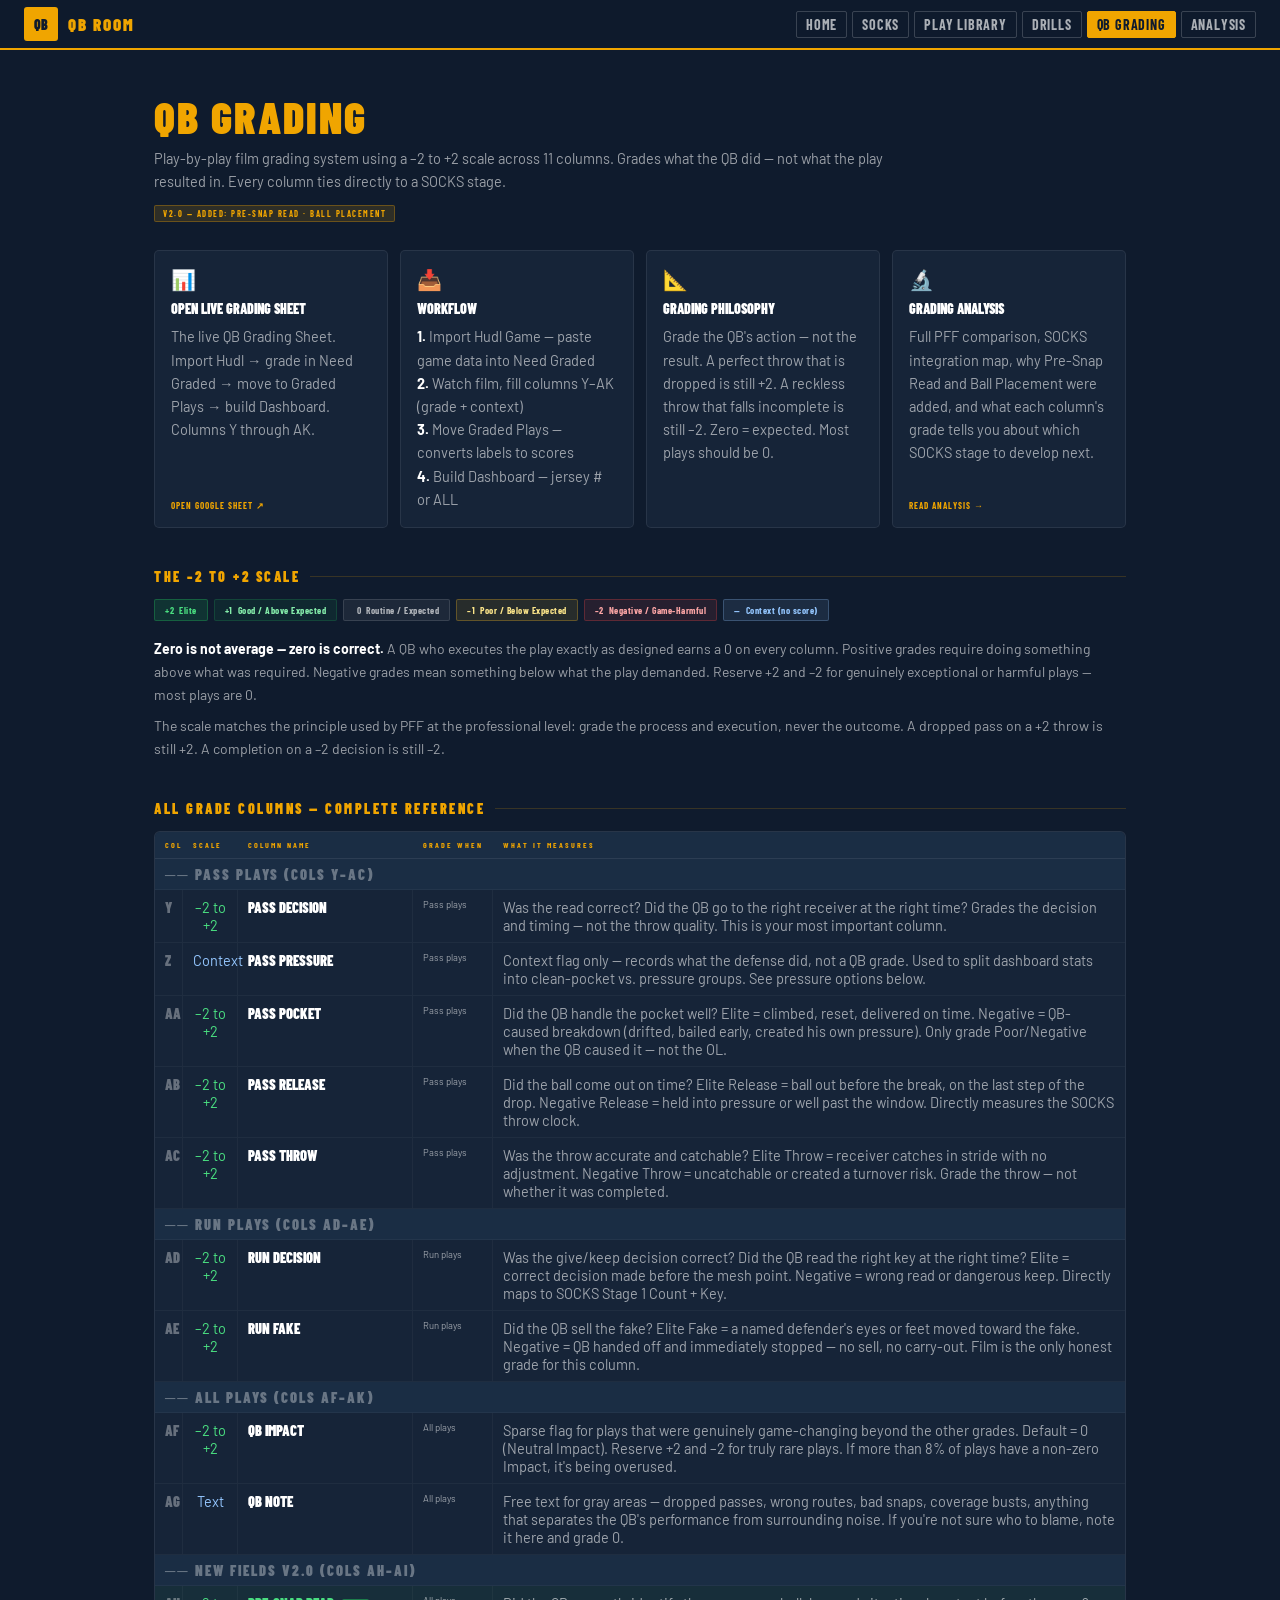
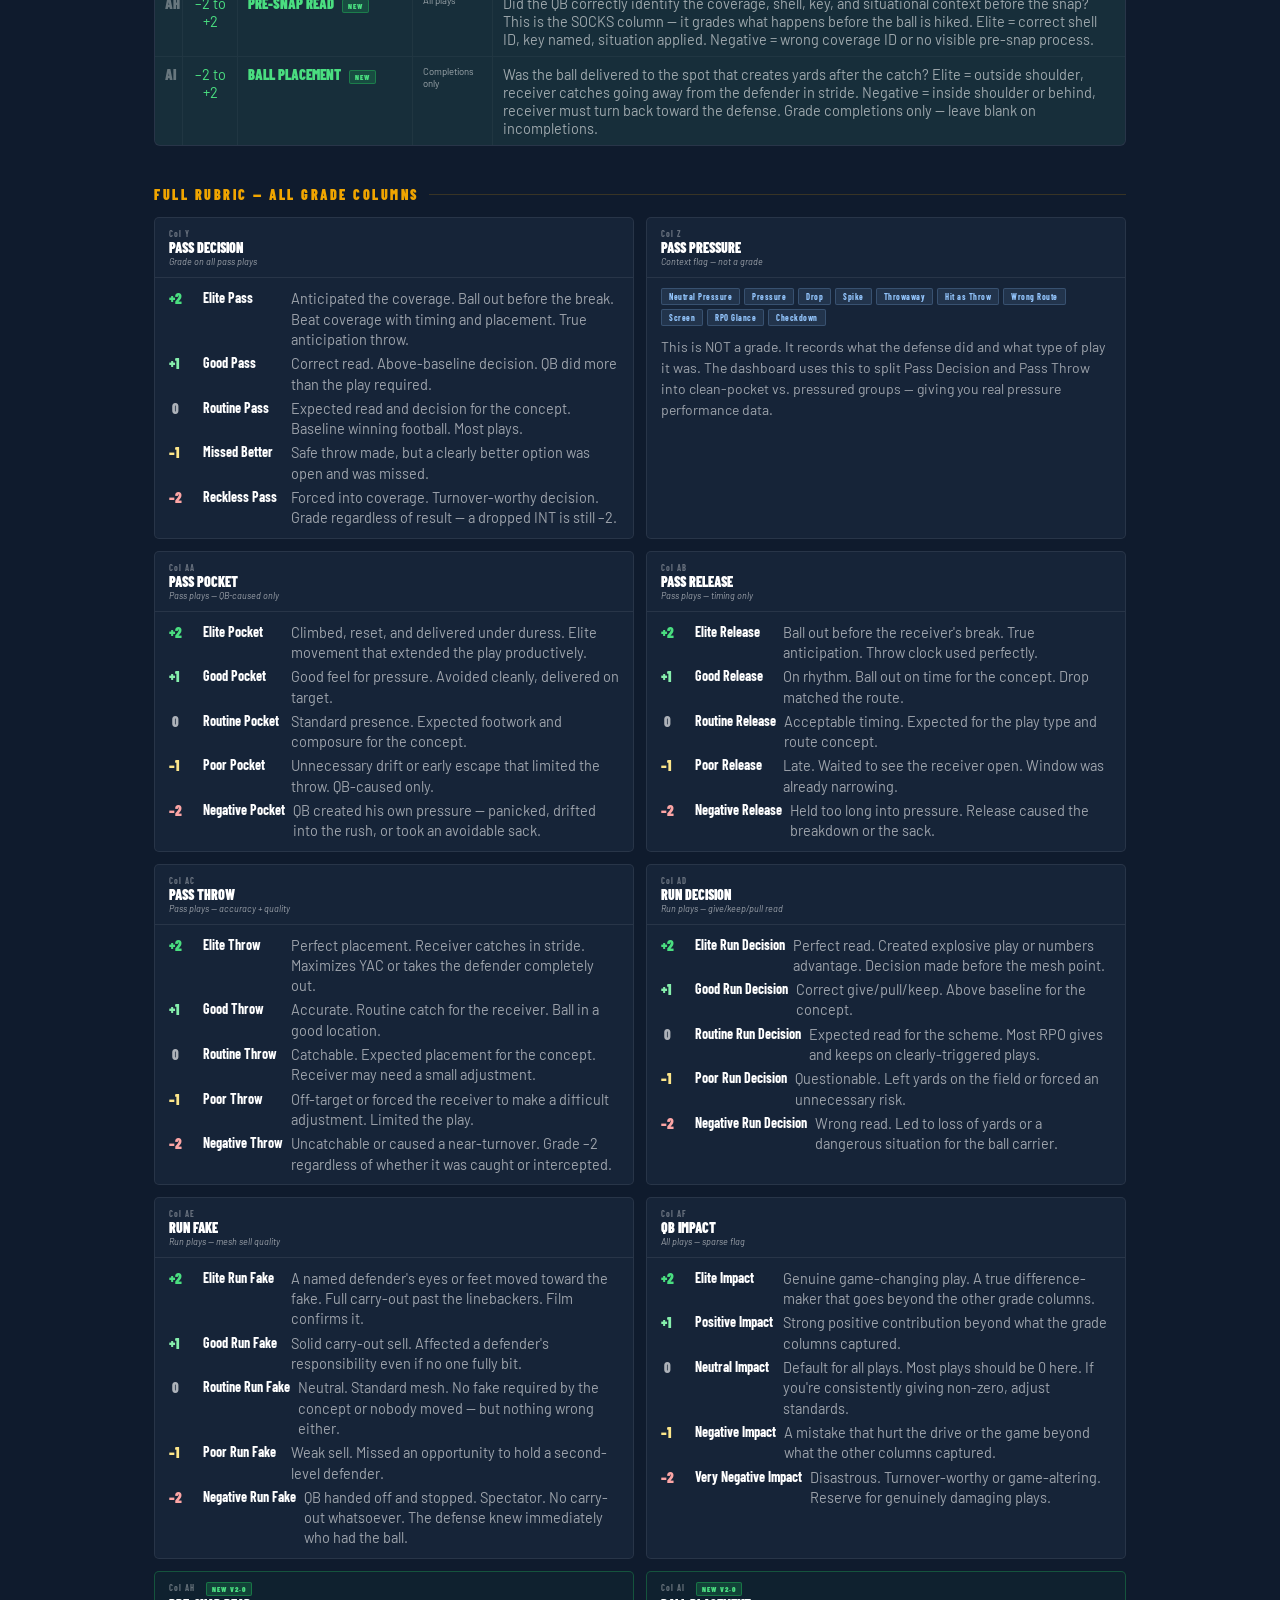
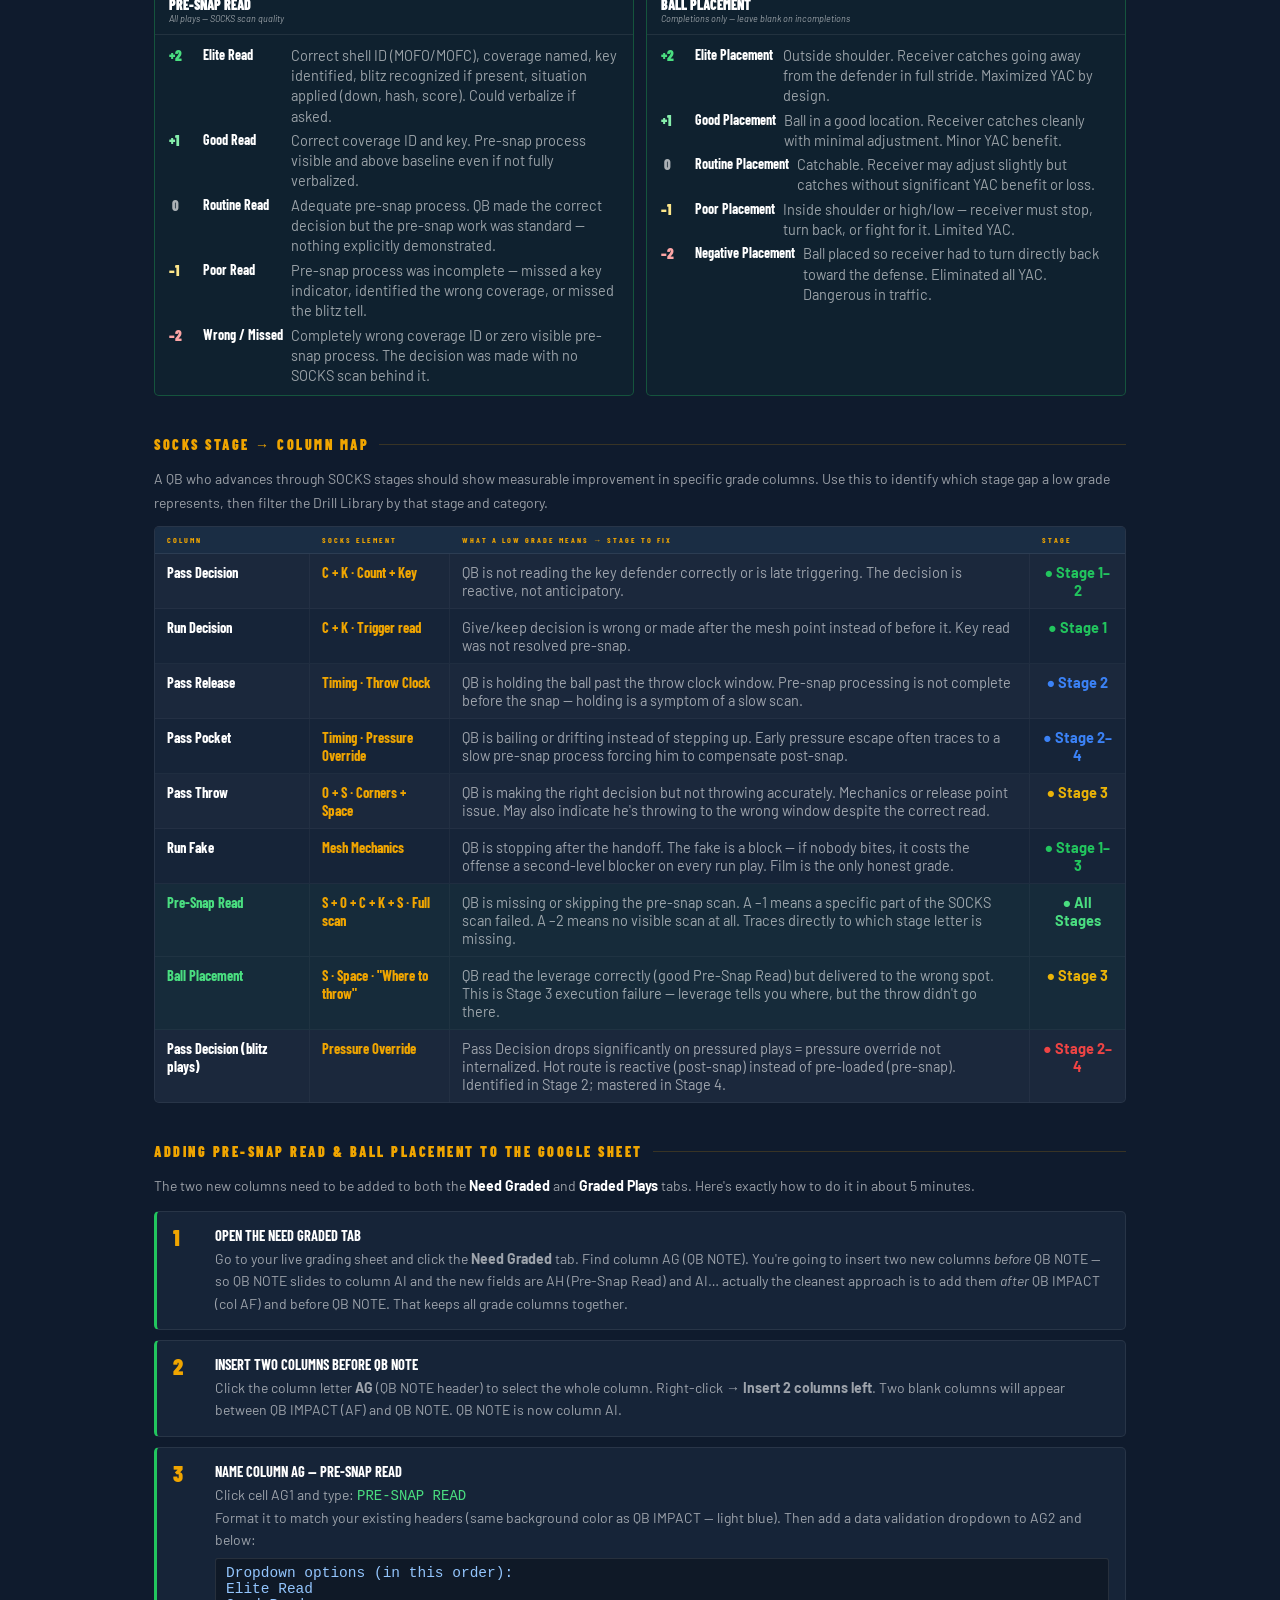
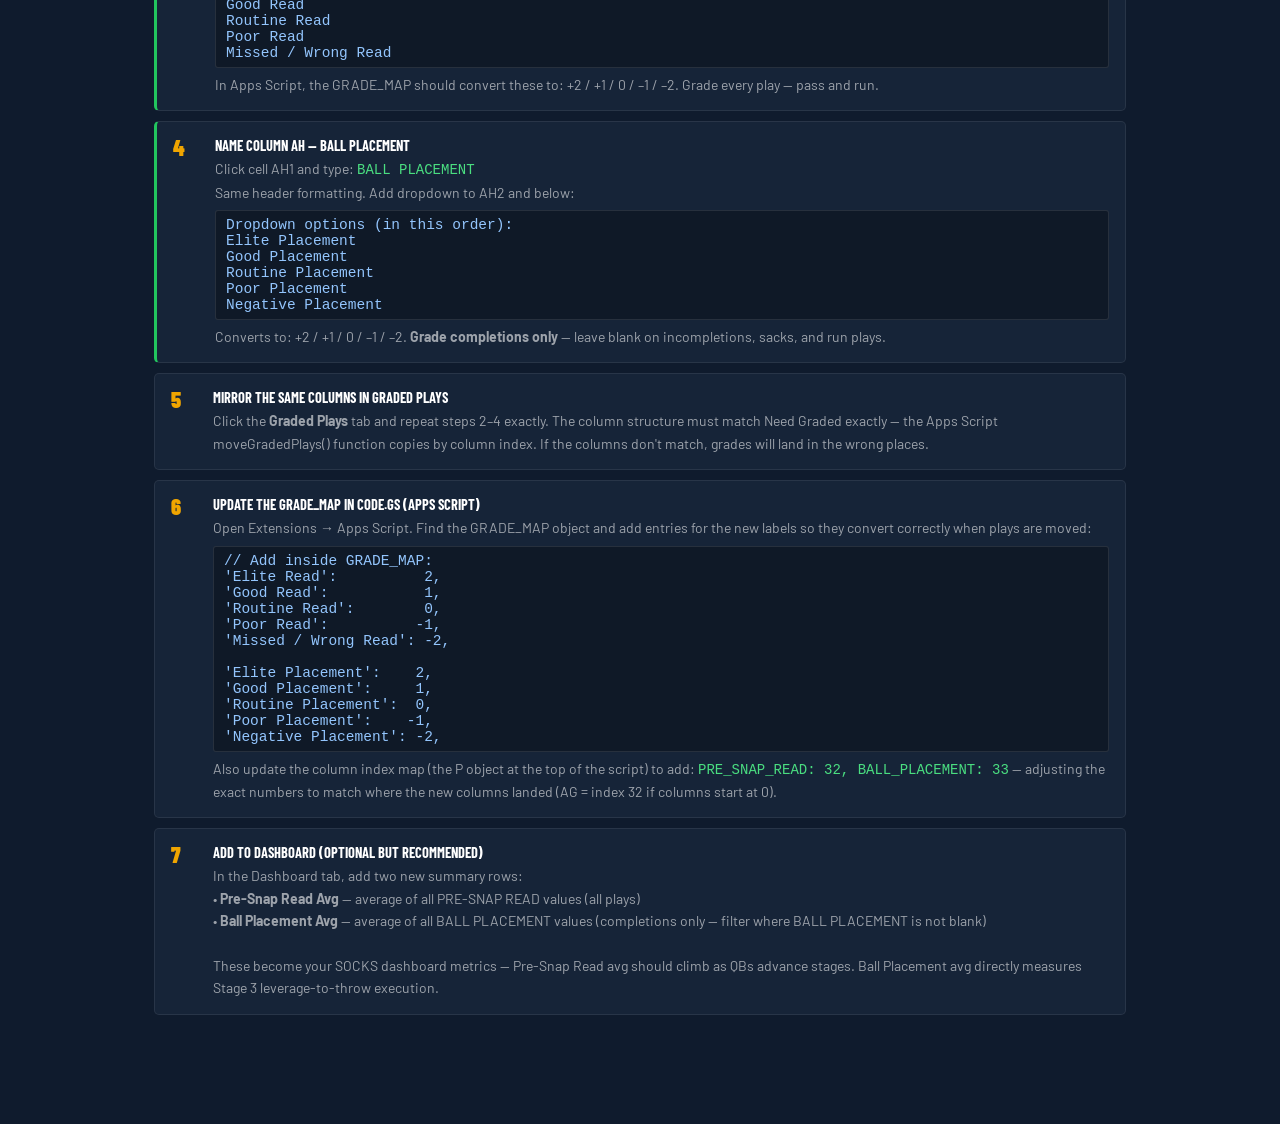
<file: qb-grading/index.html>
<!DOCTYPE html>
<html lang="en">
<head>
<meta charset="UTF-8">
<meta name="viewport" content="width=device-width, initial-scale=1.0">
<title>QB Grading — QB Room v2.0</title>
<link href="https://fonts.googleapis.com/css2?family=Barlow+Condensed:wght@400;600;700;900&family=Barlow:wght@400;500;600&display=swap" rel="stylesheet">
<style>
*{box-sizing:border-box;margin:0;padding:0;}
:root{
  --navy:#0f1b2d;--navy2:#162438;--navy3:#1a2d44;
  --gold:#f0a500;--white:#fff;--border:rgba(255,255,255,0.08);
  --muted:rgba(255,255,255,0.58);
  --g2:rgba(34,197,94,0.14);--g2t:#4ade80;--g2b:rgba(34,197,94,0.3);
  --g1:rgba(34,197,94,0.08);--g1t:#86efac;
  --n0:rgba(255,255,255,0.06);--n0t:rgba(255,255,255,0.65);
  --m1:rgba(251,191,36,0.1);--m1t:#fde68a;--m1b:rgba(251,191,36,0.28);
  --m2:rgba(239,68,68,0.1);--m2t:#fca5a5;--m2b:rgba(239,68,68,0.28);
  --new-bg:rgba(34,197,94,0.06);--new-bdr:rgba(34,197,94,0.3);
}
body{background:var(--navy);font-family:'Barlow',sans-serif;min-height:100vh;color:var(--white);}

/* NAV */
.nav{background:rgba(15,27,45,0.97);border-bottom:2px solid var(--gold);padding:0 24px;display:flex;align-items:center;justify-content:space-between;height:50px;position:sticky;top:0;z-index:100;}
.nav-brand{display:flex;align-items:center;gap:10px;text-decoration:none;}
.nav-icon{width:34px;height:34px;background:var(--gold);border-radius:3px;display:flex;align-items:center;justify-content:center;font-family:'Barlow Condensed',sans-serif;font-weight:900;font-size:14px;color:var(--navy);}
.nav-title{font-family:'Barlow Condensed',sans-serif;font-weight:900;font-size:17px;color:var(--gold);letter-spacing:2px;text-transform:uppercase;}
.nav-links{display:flex;gap:5px;flex-wrap:wrap;}
.nav-links a{font-family:'Barlow Condensed',sans-serif;font-weight:700;font-size:14px;letter-spacing:0.8px;text-transform:uppercase;color:rgba(255,255,255,0.65);text-decoration:none;padding:4px 9px;border-radius:2px;border:1px solid rgba(255,255,255,0.18);transition:all .15s;}
.nav-links a:hover{color:var(--gold);border-color:var(--gold);}
.nav-links a.active{background:var(--gold);color:var(--navy);border-color:var(--gold);}

/* LAYOUT */
.wrap{max-width:1020px;margin:0 auto;padding:40px 24px 72px;}
.page-title{font-family:'Barlow Condensed',sans-serif;font-weight:900;font-size:clamp(26px,4vw,44px);letter-spacing:2px;text-transform:uppercase;color:var(--gold);margin-bottom:4px;}
.page-sub{font-size:14.5px;color:var(--muted);margin-bottom:8px;line-height:1.6;max-width:740px;}
.v-tag{display:inline-block;font-family:'Barlow Condensed',sans-serif;font-weight:700;font-size:8.5px;letter-spacing:1.5px;text-transform:uppercase;padding:2px 8px;border-radius:2px;background:rgba(240,165,0,0.14);color:var(--gold);border:.5px solid rgba(240,165,0,0.3);margin-bottom:28px;}

/* SECTIONS */
.sec{margin-bottom:40px;}
.sec-title{font-family:'Barlow Condensed',sans-serif;font-weight:900;font-size:14px;letter-spacing:2.5px;text-transform:uppercase;color:var(--gold);margin-bottom:14px;display:flex;align-items:center;gap:10px;}
.sec-title::after{content:'';flex:1;height:1px;background:rgba(240,165,0,0.18);}
p{font-size:14px;color:var(--muted);line-height:1.65;margin-bottom:8px;}
p:last-child{margin-bottom:0;}

/* QUICK LINKS */
.cards{display:grid;grid-template-columns:repeat(auto-fill,minmax(230px,1fr));gap:12px;margin-bottom:0;}
.card{background:var(--navy2);border:1px solid var(--border);border-radius:5px;padding:16px;display:flex;flex-direction:column;gap:8px;text-decoration:none;transition:all .2s;}
.card.link:hover{border-color:var(--gold);transform:translateY(-2px);}
.card-icon{font-size:20px;}
.card-title{font-family:'Barlow Condensed',sans-serif;font-weight:900;font-size:14px;text-transform:uppercase;color:var(--white);}
.card-desc{font-size:14.5px;color:var(--muted);line-height:1.6;flex:1;}
.card-link{font-family:'Barlow Condensed',sans-serif;font-weight:700;font-size:9px;letter-spacing:1px;text-transform:uppercase;color:var(--gold);}

/* SCALE LEGEND */
.scale-legend{display:flex;gap:6px;flex-wrap:wrap;margin-bottom:16px;}
.sl{display:flex;align-items:center;gap:6px;font-family:'Barlow Condensed',sans-serif;font-weight:700;font-size:9.5px;letter-spacing:0.5px;padding:4px 10px;border-radius:2px;}
.sl-2{background:var(--g2);color:var(--g2t);border:.5px solid var(--g2b);}
.sl-1{background:var(--g1);color:var(--g1t);border:.5px solid rgba(34,197,94,0.18);}
.sl-0{background:var(--n0);color:var(--n0t);border:.5px solid rgba(255,255,255,0.12);}
.sl-m1{background:var(--m1);color:var(--m1t);border:.5px solid var(--m1b);}
.sl-m2{background:var(--m2);color:var(--m2t);border:.5px solid var(--m2b);}
.sl-ctx{background:rgba(147,197,253,0.1);color:#93c5fd;border:.5px solid rgba(147,197,253,0.25);}

/* COLUMN TABLE */
.col-table{background:var(--navy2);border:1px solid var(--border);border-radius:6px;overflow:hidden;}
.col-hdr{display:grid;grid-template-columns:28px 55px 175px 80px 1fr;gap:0;background:var(--navy3);border-bottom:1px solid var(--border);}
.col-hdr div{font-family:'Barlow Condensed',sans-serif;font-weight:700;font-size:8px;letter-spacing:2px;text-transform:uppercase;color:var(--gold);padding:8px 10px;}
.col-row{display:grid;grid-template-columns:28px 55px 175px 80px 1fr;gap:0;border-bottom:1px solid rgba(255,255,255,0.04);}
.col-row:last-child{border-bottom:none;}
.col-row.new-field{background:var(--new-bg);}
.col-row.section-hdr{background:var(--navy3);}
.col-row div{padding:8px 10px;font-size:14.5px;color:var(--muted);border-right:1px solid rgba(255,255,255,0.04);vertical-align:top;}
.col-row div:last-child{border-right:none;}
.col-letter{font-family:'Barlow Condensed',sans-serif;font-weight:900;font-size:14px;color:rgba(255,255,255,0.35)!important;}
.col-name{font-family:'Barlow Condensed',sans-serif;font-weight:900;font-size:14px;color:var(--white)!important;}
.col-name.is-new{color:#4ade80!important;}
.col-scale{text-align:center;}
.col-section{font-family:'Barlow Condensed',sans-serif;font-weight:900;font-size:8.5px;letter-spacing:2px;text-transform:uppercase;color:rgba(255,255,255,0.35)!important;grid-column:1/-1;padding:6px 10px!important;}
.new-badge{display:inline-block;font-family:'Barlow Condensed',sans-serif;font-weight:900;font-size:7.5px;letter-spacing:1px;text-transform:uppercase;padding:1px 5px;border-radius:2px;background:rgba(34,197,94,0.2);color:#4ade80;border:.5px solid rgba(34,197,94,0.4);margin-left:5px;vertical-align:middle;}

/* RUBRIC DETAIL */
.rubric-grid{display:grid;grid-template-columns:1fr 1fr;gap:12px;}
.rubric-card{background:var(--navy2);border:1px solid var(--border);border-radius:5px;overflow:hidden;}
.rubric-card.is-new{border-color:rgba(34,197,94,0.3);background:rgba(34,197,94,0.04);}
.rc-head{padding:10px 14px;border-bottom:1px solid var(--border);display:flex;align-items:center;justify-content:space-between;gap:8px;}
.rc-col{font-family:'Barlow Condensed',sans-serif;font-weight:700;font-size:8.5px;color:rgba(255,255,255,0.35);letter-spacing:1px;}
.rc-name{font-family:'Barlow Condensed',sans-serif;font-weight:900;font-size:14px;color:var(--white);text-transform:uppercase;}
.rc-when{font-size:9px;color:var(--muted);font-style:italic;}
.rc-body{padding:10px 14px;display:flex;flex-direction:column;gap:4px;}
.rc-row{display:flex;gap:8px;align-items:flex-start;font-size:14.5px;line-height:1.4;}
.rc-grade{font-family:'Barlow Condensed',sans-serif;font-weight:900;font-size:14.5px;flex-shrink:0;width:26px;}
.rc-label{font-family:'Barlow Condensed',sans-serif;font-weight:700;font-size:14px;flex-shrink:0;min-width:80px;}
.rc-desc{color:var(--muted);}
.rg-p2{color:var(--g2t);}.rg-p1{color:var(--g1t);}.rg-0{color:var(--n0t);}
.rg-m1{color:var(--m1t);}.rg-m2{color:var(--m2t);}

/* Context column */
.ctx-pills{display:flex;flex-wrap:wrap;gap:4px;padding:10px 14px;}
.ctx-pill{font-family:'Barlow Condensed',sans-serif;font-weight:700;font-size:8.5px;letter-spacing:0.5px;padding:2px 7px;border-radius:2px;background:rgba(147,197,253,0.1);color:#93c5fd;border:.5px solid rgba(147,197,253,0.2);}

/* SOCKS MAP */
.socks-map{background:var(--navy2);border:1px solid var(--border);border-radius:5px;overflow:hidden;}
.sm-hdr{display:grid;grid-template-columns:155px 140px 1fr 95px;background:var(--navy3);border-bottom:1px solid var(--border);}
.sm-hdr div{font-family:'Barlow Condensed',sans-serif;font-weight:700;font-size:8px;letter-spacing:2px;text-transform:uppercase;color:var(--gold);padding:8px 12px;}
.sm-row{display:grid;grid-template-columns:155px 140px 1fr 95px;border-bottom:1px solid rgba(255,255,255,0.04);}
.sm-row:last-child{border-bottom:none;}
.sm-row:nth-child(even){background:rgba(255,255,255,0.02);}
.sm-row.new-row{background:rgba(34,197,94,0.04);}
.sm-row div{padding:9px 12px;font-size:14.5px;color:var(--muted);border-right:1px solid rgba(255,255,255,0.04);}
.sm-row div:last-child{border-right:none;}
.sm-col{font-family:'Barlow Condensed',sans-serif;font-weight:700;font-size:14px;color:var(--white)!important;}
.sm-col.new{color:#4ade80!important;}
.sm-socks{font-family:'Barlow Condensed',sans-serif;font-weight:700;font-size:14px;color:var(--gold)!important;}
.sm-stage{text-align:center;font-weight:700;}
.s1c{color:#22c55e!important;}.s2c{color:#3b82f6!important;}.s3c{color:#eab308!important;}.s4c{color:#ef4444!important;}

/* GOOGLE SHEETS SETUP */
.setup-steps{display:flex;flex-direction:column;gap:10px;}
.step{background:var(--navy2);border:1px solid var(--border);border-radius:5px;padding:14px 16px;display:flex;gap:14px;align-items:flex-start;}
.step-num{font-family:'Barlow Condensed',sans-serif;font-weight:900;font-size:22px;color:var(--gold);line-height:1;flex-shrink:0;min-width:28px;}
.step-body{flex:1;}
.step-title{font-family:'Barlow Condensed',sans-serif;font-weight:700;font-size:14.5px;text-transform:uppercase;color:var(--white);margin-bottom:4px;}
.step-desc{font-size:14px;color:var(--muted);line-height:1.6;}
.step-code{font-family:monospace;font-size:14.5px;background:rgba(0,0,0,0.3);border:1px solid rgba(255,255,255,0.1);border-radius:3px;padding:6px 10px;margin-top:6px;color:#93c5fd;display:block;white-space:pre-wrap;}
.step-new{border-left:3px solid #22c55e;}

/* WORKFLOW */
.workflow{display:flex;gap:0;background:var(--navy2);border:1px solid var(--border);border-radius:5px;overflow:hidden;}
.wf-step{flex:1;padding:14px;border-right:1px solid var(--border);text-align:center;}
.wf-step:last-child{border-right:none;}
.wf-num{font-family:'Barlow Condensed',sans-serif;font-weight:900;font-size:22px;color:var(--gold);line-height:1;margin-bottom:4px;}
.wf-title{font-family:'Barlow Condensed',sans-serif;font-weight:700;font-size:14px;text-transform:uppercase;color:var(--white);margin-bottom:3px;}
.wf-desc{font-size:9.5px;color:var(--muted);line-height:1.45;}

@media(max-width:700px){
  .col-hdr,.col-row{grid-template-columns:28px 140px 1fr;}
  .col-hdr div:nth-child(2),.col-row div:nth-child(2),.col-hdr div:nth-child(4),.col-row div:nth-child(4){display:none;}
  .sm-hdr,.sm-row{grid-template-columns:130px 1fr 80px;}
  .sm-hdr div:nth-child(2),.sm-row div:nth-child(2){display:none;}
  .rubric-grid{grid-template-columns:1fr;}
  .workflow{flex-direction:column;}
  .wf-step{border-right:none;border-bottom:1px solid var(--border);}
}
</style>
</head>
<body>

<!-- NAV -->
<div class="nav">
  <a class="nav-brand" href="../index.html"><div class="nav-icon">QB</div><div class="nav-title">QB Room</div></a>
  <nav class="nav-links">
    <a href="../index.html">Home</a>
    <a href="../socks-system/SOCKS_QB_System_Final.html">SOCKS</a>
    <a href="../play-library/index.html">Play Library</a>
    <a href="../drills/drills.html">Drills</a>
    <a href="index.html" class="active">QB Grading</a>
    <a href="analysis.html">Analysis</a>
  </nav>
</div>

<div class="wrap">

  <div class="page-title">QB Grading</div>
  <div class="page-sub">Play-by-play film grading system using a –2 to +2 scale across 11 columns. Grades what the QB did — not what the play resulted in. Every column ties directly to a SOCKS stage.</div>
  <div class="v-tag">v2.0 — Added: Pre-Snap Read · Ball Placement</div>

  <!-- QUICK LINKS -->
  <div class="sec">
    <div class="cards">
      <a class="card link" href="https://docs.google.com/spreadsheets/d/1jzkxHkyLdDzbkJbspcXlUZRX7ZDgui_J4Lo6oAaAl00/edit" target="_blank">
        <div class="card-icon">📊</div>
        <div class="card-title">Open Live Grading Sheet</div>
        <div class="card-desc">The live QB Grading Sheet. Import Hudl → grade in Need Graded → move to Graded Plays → build Dashboard. Columns Y through AK.</div>
        <div class="card-link">Open Google Sheet ↗</div>
      </a>
      <div class="card">
        <div class="card-icon">📥</div>
        <div class="card-title">Workflow</div>
        <div class="card-desc"><strong style="color:#fff;">1.</strong> Import Hudl Game — paste game data into Need Graded<br><strong style="color:#fff;">2.</strong> Watch film, fill columns Y–AK (grade + context)<br><strong style="color:#fff;">3.</strong> Move Graded Plays — converts labels to scores<br><strong style="color:#fff;">4.</strong> Build Dashboard — jersey # or ALL</div>
      </div>
      <div class="card">
        <div class="card-icon">📐</div>
        <div class="card-title">Grading Philosophy</div>
        <div class="card-desc">Grade the QB's action — not the result. A perfect throw that is dropped is still +2. A reckless throw that falls incomplete is still –2. Zero = expected. Most plays should be 0.</div>
      </div>
      <div class="card link" style="cursor:pointer;" onclick="window.location='analysis.html'">
        <div class="card-icon">🔬</div>
        <div class="card-title">Grading Analysis</div>
        <div class="card-desc">Full PFF comparison, SOCKS integration map, why Pre-Snap Read and Ball Placement were added, and what each column's grade tells you about which SOCKS stage to develop next.</div>
        <div class="card-link">Read Analysis →</div>
      </div>
    </div>
  </div>

  <!-- SCALE -->
  <div class="sec">
    <div class="sec-title">The –2 to +2 Scale</div>
    <div class="scale-legend">
      <div class="sl sl-2">+2 &nbsp;Elite</div>
      <div class="sl sl-1">+1 &nbsp;Good / Above Expected</div>
      <div class="sl sl-0">&nbsp;0 &nbsp;Routine / Expected</div>
      <div class="sl sl-m1">–1 &nbsp;Poor / Below Expected</div>
      <div class="sl sl-m2">–2 &nbsp;Negative / Game-Harmful</div>
      <div class="sl sl-ctx">— &nbsp;Context (no score)</div>
    </div>
    <p><strong style="color:#fff;">Zero is not average — zero is correct.</strong> A QB who executes the play exactly as designed earns a 0 on every column. Positive grades require doing something above what was required. Negative grades mean something below what the play demanded. Reserve +2 and –2 for genuinely exceptional or harmful plays — most plays are 0.</p>
    <p>The scale matches the principle used by PFF at the professional level: grade the process and execution, never the outcome. A dropped pass on a +2 throw is still +2. A completion on a –2 decision is still –2.</p>
  </div>

  <!-- COLUMN REFERENCE -->
  <div class="sec">
    <div class="sec-title">All Grade Columns — Complete Reference</div>
    <div class="col-table">
      <div class="col-hdr">
        <div>Col</div>
        <div>Scale</div>
        <div>Column Name</div>
        <div>Grade When</div>
        <div>What It Measures</div>
      </div>

      <!-- PASS PLAYS -->
      <div class="col-row section-hdr"><div class="col-section">── PASS PLAYS (cols Y–AC)</div></div>

      <div class="col-row">
        <div class="col-letter">Y</div>
        <div class="col-scale"><span style="color:#4ade80;">–2 to +2</span></div>
        <div class="col-name">PASS DECISION</div>
        <div style="font-size:9.5px;">Pass plays</div>
        <div>Was the read correct? Did the QB go to the right receiver at the right time? Grades the decision and timing — not the throw quality. This is your most important column.</div>
      </div>
      <div class="col-row">
        <div class="col-letter">Z</div>
        <div class="col-scale"><span style="color:#93c5fd;">Context</span></div>
        <div class="col-name">PASS PRESSURE</div>
        <div style="font-size:9.5px;">Pass plays</div>
        <div>Context flag only — records what the defense did, not a QB grade. Used to split dashboard stats into clean-pocket vs. pressure groups. See pressure options below.</div>
      </div>
      <div class="col-row">
        <div class="col-letter">AA</div>
        <div class="col-scale"><span style="color:#4ade80;">–2 to +2</span></div>
        <div class="col-name">PASS POCKET</div>
        <div style="font-size:9.5px;">Pass plays</div>
        <div>Did the QB handle the pocket well? Elite = climbed, reset, delivered on time. Negative = QB-caused breakdown (drifted, bailed early, created his own pressure). Only grade Poor/Negative when the QB caused it — not the OL.</div>
      </div>
      <div class="col-row">
        <div class="col-letter">AB</div>
        <div class="col-scale"><span style="color:#4ade80;">–2 to +2</span></div>
        <div class="col-name">PASS RELEASE</div>
        <div style="font-size:9.5px;">Pass plays</div>
        <div>Did the ball come out on time? Elite Release = ball out before the break, on the last step of the drop. Negative Release = held into pressure or well past the window. Directly measures the SOCKS throw clock.</div>
      </div>
      <div class="col-row">
        <div class="col-letter">AC</div>
        <div class="col-scale"><span style="color:#4ade80;">–2 to +2</span></div>
        <div class="col-name">PASS THROW</div>
        <div style="font-size:9.5px;">Pass plays</div>
        <div>Was the throw accurate and catchable? Elite Throw = receiver catches in stride with no adjustment. Negative Throw = uncatchable or created a turnover risk. Grade the throw — not whether it was completed.</div>
      </div>

      <!-- RUN PLAYS -->
      <div class="col-row section-hdr"><div class="col-section">── RUN PLAYS (cols AD–AE)</div></div>

      <div class="col-row">
        <div class="col-letter">AD</div>
        <div class="col-scale"><span style="color:#4ade80;">–2 to +2</span></div>
        <div class="col-name">RUN DECISION</div>
        <div style="font-size:9.5px;">Run plays</div>
        <div>Was the give/keep decision correct? Did the QB read the right key at the right time? Elite = correct decision made before the mesh point. Negative = wrong read or dangerous keep. Directly maps to SOCKS Stage 1 Count + Key.</div>
      </div>
      <div class="col-row">
        <div class="col-letter">AE</div>
        <div class="col-scale"><span style="color:#4ade80;">–2 to +2</span></div>
        <div class="col-name">RUN FAKE</div>
        <div style="font-size:9.5px;">Run plays</div>
        <div>Did the QB sell the fake? Elite Fake = a named defender's eyes or feet moved toward the fake. Negative = QB handed off and immediately stopped — no sell, no carry-out. Film is the only honest grade for this column.</div>
      </div>

      <!-- ALL PLAYS -->
      <div class="col-row section-hdr"><div class="col-section">── ALL PLAYS (cols AF–AK)</div></div>

      <div class="col-row">
        <div class="col-letter">AF</div>
        <div class="col-scale"><span style="color:#4ade80;">–2 to +2</span></div>
        <div class="col-name">QB IMPACT</div>
        <div style="font-size:9.5px;">All plays</div>
        <div>Sparse flag for plays that were genuinely game-changing beyond the other grades. Default = 0 (Neutral Impact). Reserve +2 and –2 for truly rare plays. If more than 8% of plays have a non-zero Impact, it's being overused.</div>
      </div>
      <div class="col-row">
        <div class="col-letter">AG</div>
        <div class="col-scale"><span style="color:#93c5fd;">Text</span></div>
        <div class="col-name">QB NOTE</div>
        <div style="font-size:9.5px;">All plays</div>
        <div>Free text for gray areas — dropped passes, wrong routes, bad snaps, coverage busts, anything that separates the QB's performance from surrounding noise. If you're not sure who to blame, note it here and grade 0.</div>
      </div>

      <!-- NEW FIELDS -->
      <div class="col-row section-hdr"><div class="col-section">── NEW FIELDS v2.0 (cols AH–AI)</div></div>

      <div class="col-row new-field">
        <div class="col-letter">AH</div>
        <div class="col-scale"><span style="color:#4ade80;">–2 to +2</span></div>
        <div class="col-name is-new">PRE-SNAP READ <span class="new-badge">NEW</span></div>
        <div style="font-size:9.5px;">All plays</div>
        <div>Did the QB correctly identify the coverage, shell, key, and situational context before the snap? This is the SOCKS column — it grades what happens before the ball is hiked. Elite = correct shell ID, key named, situation applied. Negative = wrong coverage ID or no visible pre-snap process.</div>
      </div>
      <div class="col-row new-field">
        <div class="col-letter">AI</div>
        <div class="col-scale"><span style="color:#4ade80;">–2 to +2</span></div>
        <div class="col-name is-new">BALL PLACEMENT <span class="new-badge">NEW</span></div>
        <div style="font-size:9.5px;">Completions only</div>
        <div>Was the ball delivered to the spot that creates yards after the catch? Elite = outside shoulder, receiver catches going away from the defender in stride. Negative = inside shoulder or behind, receiver must turn back toward the defense. Grade completions only — leave blank on incompletions.</div>
      </div>

    </div>
  </div>

  <!-- RUBRIC DETAIL -->
  <div class="sec">
    <div class="sec-title">Full Rubric — All Grade Columns</div>
    <div class="rubric-grid">

      <div class="rubric-card">
        <div class="rc-head">
          <div><div class="rc-col">Col Y</div><div class="rc-name">Pass Decision</div><div class="rc-when">Grade on all pass plays</div></div>
        </div>
        <div class="rc-body">
          <div class="rc-row"><div class="rc-grade rg-p2">+2</div><div class="rc-label">Elite Pass</div><div class="rc-desc">Anticipated the coverage. Ball out before the break. Beat coverage with timing and placement. True anticipation throw.</div></div>
          <div class="rc-row"><div class="rc-grade rg-p1">+1</div><div class="rc-label">Good Pass</div><div class="rc-desc">Correct read. Above-baseline decision. QB did more than the play required.</div></div>
          <div class="rc-row"><div class="rc-grade rg-0">&nbsp;0</div><div class="rc-label">Routine Pass</div><div class="rc-desc">Expected read and decision for the concept. Baseline winning football. Most plays.</div></div>
          <div class="rc-row"><div class="rc-grade rg-m1">–1</div><div class="rc-label">Missed Better</div><div class="rc-desc">Safe throw made, but a clearly better option was open and was missed.</div></div>
          <div class="rc-row"><div class="rc-grade rg-m2">–2</div><div class="rc-label">Reckless Pass</div><div class="rc-desc">Forced into coverage. Turnover-worthy decision. Grade regardless of result — a dropped INT is still –2.</div></div>
        </div>
      </div>

      <div class="rubric-card">
        <div class="rc-head">
          <div><div class="rc-col">Col Z</div><div class="rc-name">Pass Pressure</div><div class="rc-when">Context flag — not a grade</div></div>
        </div>
        <div class="ctx-pills">
          <span class="ctx-pill">Neutral Pressure</span>
          <span class="ctx-pill">Pressure</span>
          <span class="ctx-pill">Drop</span>
          <span class="ctx-pill">Spike</span>
          <span class="ctx-pill">Throwaway</span>
          <span class="ctx-pill">Hit as Throw</span>
          <span class="ctx-pill">Wrong Route</span>
          <span class="ctx-pill">Screen</span>
          <span class="ctx-pill">RPO Glance</span>
          <span class="ctx-pill">Checkdown</span>
        </div>
        <div style="padding:0 14px 10px;font-size:14px;color:var(--muted);line-height:1.5;">This is NOT a grade. It records what the defense did and what type of play it was. The dashboard uses this to split Pass Decision and Pass Throw into clean-pocket vs. pressured groups — giving you real pressure performance data.</div>
      </div>

      <div class="rubric-card">
        <div class="rc-head">
          <div><div class="rc-col">Col AA</div><div class="rc-name">Pass Pocket</div><div class="rc-when">Pass plays — QB-caused only</div></div>
        </div>
        <div class="rc-body">
          <div class="rc-row"><div class="rc-grade rg-p2">+2</div><div class="rc-label">Elite Pocket</div><div class="rc-desc">Climbed, reset, and delivered under duress. Elite movement that extended the play productively.</div></div>
          <div class="rc-row"><div class="rc-grade rg-p1">+1</div><div class="rc-label">Good Pocket</div><div class="rc-desc">Good feel for pressure. Avoided cleanly, delivered on target.</div></div>
          <div class="rc-row"><div class="rc-grade rg-0">&nbsp;0</div><div class="rc-label">Routine Pocket</div><div class="rc-desc">Standard presence. Expected footwork and composure for the concept.</div></div>
          <div class="rc-row"><div class="rc-grade rg-m1">–1</div><div class="rc-label">Poor Pocket</div><div class="rc-desc">Unnecessary drift or early escape that limited the throw. QB-caused only.</div></div>
          <div class="rc-row"><div class="rc-grade rg-m2">–2</div><div class="rc-label">Negative Pocket</div><div class="rc-desc">QB created his own pressure — panicked, drifted into the rush, or took an avoidable sack.</div></div>
        </div>
      </div>

      <div class="rubric-card">
        <div class="rc-head">
          <div><div class="rc-col">Col AB</div><div class="rc-name">Pass Release</div><div class="rc-when">Pass plays — timing only</div></div>
        </div>
        <div class="rc-body">
          <div class="rc-row"><div class="rc-grade rg-p2">+2</div><div class="rc-label">Elite Release</div><div class="rc-desc">Ball out before the receiver's break. True anticipation. Throw clock used perfectly.</div></div>
          <div class="rc-row"><div class="rc-grade rg-p1">+1</div><div class="rc-label">Good Release</div><div class="rc-desc">On rhythm. Ball out on time for the concept. Drop matched the route.</div></div>
          <div class="rc-row"><div class="rc-grade rg-0">&nbsp;0</div><div class="rc-label">Routine Release</div><div class="rc-desc">Acceptable timing. Expected for the play type and route concept.</div></div>
          <div class="rc-row"><div class="rc-grade rg-m1">–1</div><div class="rc-label">Poor Release</div><div class="rc-desc">Late. Waited to see the receiver open. Window was already narrowing.</div></div>
          <div class="rc-row"><div class="rc-grade rg-m2">–2</div><div class="rc-label">Negative Release</div><div class="rc-desc">Held too long into pressure. Release caused the breakdown or the sack.</div></div>
        </div>
      </div>

      <div class="rubric-card">
        <div class="rc-head">
          <div><div class="rc-col">Col AC</div><div class="rc-name">Pass Throw</div><div class="rc-when">Pass plays — accuracy + quality</div></div>
        </div>
        <div class="rc-body">
          <div class="rc-row"><div class="rc-grade rg-p2">+2</div><div class="rc-label">Elite Throw</div><div class="rc-desc">Perfect placement. Receiver catches in stride. Maximizes YAC or takes the defender completely out.</div></div>
          <div class="rc-row"><div class="rc-grade rg-p1">+1</div><div class="rc-label">Good Throw</div><div class="rc-desc">Accurate. Routine catch for the receiver. Ball in a good location.</div></div>
          <div class="rc-row"><div class="rc-grade rg-0">&nbsp;0</div><div class="rc-label">Routine Throw</div><div class="rc-desc">Catchable. Expected placement for the concept. Receiver may need a small adjustment.</div></div>
          <div class="rc-row"><div class="rc-grade rg-m1">–1</div><div class="rc-label">Poor Throw</div><div class="rc-desc">Off-target or forced the receiver to make a difficult adjustment. Limited the play.</div></div>
          <div class="rc-row"><div class="rc-grade rg-m2">–2</div><div class="rc-label">Negative Throw</div><div class="rc-desc">Uncatchable or caused a near-turnover. Grade –2 regardless of whether it was caught or intercepted.</div></div>
        </div>
      </div>

      <div class="rubric-card">
        <div class="rc-head">
          <div><div class="rc-col">Col AD</div><div class="rc-name">Run Decision</div><div class="rc-when">Run plays — give/keep/pull read</div></div>
        </div>
        <div class="rc-body">
          <div class="rc-row"><div class="rc-grade rg-p2">+2</div><div class="rc-label">Elite Run Decision</div><div class="rc-desc">Perfect read. Created explosive play or numbers advantage. Decision made before the mesh point.</div></div>
          <div class="rc-row"><div class="rc-grade rg-p1">+1</div><div class="rc-label">Good Run Decision</div><div class="rc-desc">Correct give/pull/keep. Above baseline for the concept.</div></div>
          <div class="rc-row"><div class="rc-grade rg-0">&nbsp;0</div><div class="rc-label">Routine Run Decision</div><div class="rc-desc">Expected read for the scheme. Most RPO gives and keeps on clearly-triggered plays.</div></div>
          <div class="rc-row"><div class="rc-grade rg-m1">–1</div><div class="rc-label">Poor Run Decision</div><div class="rc-desc">Questionable. Left yards on the field or forced an unnecessary risk.</div></div>
          <div class="rc-row"><div class="rc-grade rg-m2">–2</div><div class="rc-label">Negative Run Decision</div><div class="rc-desc">Wrong read. Led to loss of yards or a dangerous situation for the ball carrier.</div></div>
        </div>
      </div>

      <div class="rubric-card">
        <div class="rc-head">
          <div><div class="rc-col">Col AE</div><div class="rc-name">Run Fake</div><div class="rc-when">Run plays — mesh sell quality</div></div>
        </div>
        <div class="rc-body">
          <div class="rc-row"><div class="rc-grade rg-p2">+2</div><div class="rc-label">Elite Run Fake</div><div class="rc-desc">A named defender's eyes or feet moved toward the fake. Full carry-out past the linebackers. Film confirms it.</div></div>
          <div class="rc-row"><div class="rc-grade rg-p1">+1</div><div class="rc-label">Good Run Fake</div><div class="rc-desc">Solid carry-out sell. Affected a defender's responsibility even if no one fully bit.</div></div>
          <div class="rc-row"><div class="rc-grade rg-0">&nbsp;0</div><div class="rc-label">Routine Run Fake</div><div class="rc-desc">Neutral. Standard mesh. No fake required by the concept or nobody moved — but nothing wrong either.</div></div>
          <div class="rc-row"><div class="rc-grade rg-m1">–1</div><div class="rc-label">Poor Run Fake</div><div class="rc-desc">Weak sell. Missed an opportunity to hold a second-level defender.</div></div>
          <div class="rc-row"><div class="rc-grade rg-m2">–2</div><div class="rc-label">Negative Run Fake</div><div class="rc-desc">QB handed off and stopped. Spectator. No carry-out whatsoever. The defense knew immediately who had the ball.</div></div>
        </div>
      </div>

      <div class="rubric-card">
        <div class="rc-head">
          <div><div class="rc-col">Col AF</div><div class="rc-name">QB Impact</div><div class="rc-when">All plays — sparse flag</div></div>
        </div>
        <div class="rc-body">
          <div class="rc-row"><div class="rc-grade rg-p2">+2</div><div class="rc-label">Elite Impact</div><div class="rc-desc">Genuine game-changing play. A true difference-maker that goes beyond the other grade columns.</div></div>
          <div class="rc-row"><div class="rc-grade rg-p1">+1</div><div class="rc-label">Positive Impact</div><div class="rc-desc">Strong positive contribution beyond what the grade columns captured.</div></div>
          <div class="rc-row"><div class="rc-grade rg-0">&nbsp;0</div><div class="rc-label">Neutral Impact</div><div class="rc-desc">Default for all plays. Most plays should be 0 here. If you're consistently giving non-zero, adjust standards.</div></div>
          <div class="rc-row"><div class="rc-grade rg-m1">–1</div><div class="rc-label">Negative Impact</div><div class="rc-desc">A mistake that hurt the drive or the game beyond what the other columns captured.</div></div>
          <div class="rc-row"><div class="rc-grade rg-m2">–2</div><div class="rc-label">Very Negative Impact</div><div class="rc-desc">Disastrous. Turnover-worthy or game-altering. Reserve for genuinely damaging plays.</div></div>
        </div>
      </div>

      <!-- NEW FIELDS -->
      <div class="rubric-card is-new">
        <div class="rc-head">
          <div><div class="rc-col">Col AH &nbsp;<span class="new-badge">NEW v2.0</span></div><div class="rc-name">Pre-Snap Read</div><div class="rc-when">All plays — SOCKS scan quality</div></div>
        </div>
        <div class="rc-body">
          <div class="rc-row"><div class="rc-grade rg-p2">+2</div><div class="rc-label">Elite Read</div><div class="rc-desc">Correct shell ID (MOFO/MOFC), coverage named, key identified, blitz recognized if present, situation applied (down, hash, score). Could verbalize if asked.</div></div>
          <div class="rc-row"><div class="rc-grade rg-p1">+1</div><div class="rc-label">Good Read</div><div class="rc-desc">Correct coverage ID and key. Pre-snap process visible and above baseline even if not fully verbalized.</div></div>
          <div class="rc-row"><div class="rc-grade rg-0">&nbsp;0</div><div class="rc-label">Routine Read</div><div class="rc-desc">Adequate pre-snap process. QB made the correct decision but the pre-snap work was standard — nothing explicitly demonstrated.</div></div>
          <div class="rc-row"><div class="rc-grade rg-m1">–1</div><div class="rc-label">Poor Read</div><div class="rc-desc">Pre-snap process was incomplete — missed a key indicator, identified the wrong coverage, or missed the blitz tell.</div></div>
          <div class="rc-row"><div class="rc-grade rg-m2">–2</div><div class="rc-label">Wrong / Missed</div><div class="rc-desc">Completely wrong coverage ID or zero visible pre-snap process. The decision was made with no SOCKS scan behind it.</div></div>
        </div>
      </div>

      <div class="rubric-card is-new">
        <div class="rc-head">
          <div><div class="rc-col">Col AI &nbsp;<span class="new-badge">NEW v2.0</span></div><div class="rc-name">Ball Placement</div><div class="rc-when">Completions only — leave blank on incompletions</div></div>
        </div>
        <div class="rc-body">
          <div class="rc-row"><div class="rc-grade rg-p2">+2</div><div class="rc-label">Elite Placement</div><div class="rc-desc">Outside shoulder. Receiver catches going away from the defender in full stride. Maximized YAC by design.</div></div>
          <div class="rc-row"><div class="rc-grade rg-p1">+1</div><div class="rc-label">Good Placement</div><div class="rc-desc">Ball in a good location. Receiver catches cleanly with minimal adjustment. Minor YAC benefit.</div></div>
          <div class="rc-row"><div class="rc-grade rg-0">&nbsp;0</div><div class="rc-label">Routine Placement</div><div class="rc-desc">Catchable. Receiver may adjust slightly but catches without significant YAC benefit or loss.</div></div>
          <div class="rc-row"><div class="rc-grade rg-m1">–1</div><div class="rc-label">Poor Placement</div><div class="rc-desc">Inside shoulder or high/low — receiver must stop, turn back, or fight for it. Limited YAC.</div></div>
          <div class="rc-row"><div class="rc-grade rg-m2">–2</div><div class="rc-label">Negative Placement</div><div class="rc-desc">Ball placed so receiver had to turn directly back toward the defense. Eliminated all YAC. Dangerous in traffic.</div></div>
        </div>
      </div>

    </div>
  </div>

  <!-- SOCKS INTEGRATION -->
  <div class="sec">
    <div class="sec-title">SOCKS Stage → Column Map</div>
    <p style="margin-bottom:12px;">A QB who advances through SOCKS stages should show measurable improvement in specific grade columns. Use this to identify which stage gap a low grade represents, then filter the Drill Library by that stage and category.</p>
    <div class="socks-map">
      <div class="sm-hdr"><div>Column</div><div>SOCKS Element</div><div>What a Low Grade Means → Stage to Fix</div><div>Stage</div></div>
      <div class="sm-row"><div class="sm-col">Pass Decision</div><div class="sm-socks">C + K · Count + Key</div><div>QB is not reading the key defender correctly or is late triggering. The decision is reactive, not anticipatory.</div><div class="sm-stage s1c">● Stage 1–2</div></div>
      <div class="sm-row"><div class="sm-col">Run Decision</div><div class="sm-socks">C + K · Trigger read</div><div>Give/keep decision is wrong or made after the mesh point instead of before it. Key read was not resolved pre-snap.</div><div class="sm-stage s1c">● Stage 1</div></div>
      <div class="sm-row"><div class="sm-col">Pass Release</div><div class="sm-socks">Timing · Throw Clock</div><div>QB is holding the ball past the throw clock window. Pre-snap processing is not complete before the snap — holding is a symptom of a slow scan.</div><div class="sm-stage s2c">● Stage 2</div></div>
      <div class="sm-row"><div class="sm-col">Pass Pocket</div><div class="sm-socks">Timing · Pressure Override</div><div>QB is bailing or drifting instead of stepping up. Early pressure escape often traces to a slow pre-snap process forcing him to compensate post-snap.</div><div class="sm-stage s2c">● Stage 2–4</div></div>
      <div class="sm-row"><div class="sm-col">Pass Throw</div><div class="sm-socks">O + S · Corners + Space</div><div>QB is making the right decision but not throwing accurately. Mechanics or release point issue. May also indicate he's throwing to the wrong window despite the correct read.</div><div class="sm-stage s3c">● Stage 3</div></div>
      <div class="sm-row"><div class="sm-col">Run Fake</div><div class="sm-socks">Mesh Mechanics</div><div>QB is stopping after the handoff. The fake is a block — if nobody bites, it costs the offense a second-level blocker on every run play. Film is the only honest grade.</div><div class="sm-stage s1c">● Stage 1–3</div></div>
      <div class="sm-row new-row"><div class="sm-col new">Pre-Snap Read</div><div class="sm-socks">S + O + C + K + S · Full scan</div><div>QB is missing or skipping the pre-snap scan. A –1 means a specific part of the SOCKS scan failed. A –2 means no visible scan at all. Traces directly to which stage letter is missing.</div><div class="sm-stage" style="color:#4ade80;">● All Stages</div></div>
      <div class="sm-row new-row"><div class="sm-col new">Ball Placement</div><div class="sm-socks">S · Space · "Where to throw"</div><div>QB read the leverage correctly (good Pre-Snap Read) but delivered to the wrong spot. This is Stage 3 execution failure — leverage tells you where, but the throw didn't go there.</div><div class="sm-stage s3c">● Stage 3</div></div>
      <div class="sm-row"><div class="sm-col">Pass Decision (blitz plays)</div><div class="sm-socks">Pressure Override</div><div>Pass Decision drops significantly on pressured plays = pressure override not internalized. Hot route is reactive (post-snap) instead of pre-loaded (pre-snap). Identified in Stage 2; mastered in Stage 4.</div><div class="sm-stage s4c">● Stage 2–4</div></div>
    </div>
  </div>

  <!-- GOOGLE SHEETS SETUP -->
  <div class="sec">
    <div class="sec-title">Adding Pre-Snap Read & Ball Placement to the Google Sheet</div>
    <p style="margin-bottom:14px;">The two new columns need to be added to both the <strong style="color:#fff;">Need Graded</strong> and <strong style="color:#fff;">Graded Plays</strong> tabs. Here's exactly how to do it in about 5 minutes.</p>
    <div class="setup-steps">

      <div class="step step-new">
        <div class="step-num">1</div>
        <div class="step-body">
          <div class="step-title">Open the Need Graded tab</div>
          <div class="step-desc">Go to your live grading sheet and click the <strong>Need Graded</strong> tab. Find column AG (QB NOTE). You're going to insert two new columns <em>before</em> QB NOTE — so QB NOTE slides to column AI and the new fields are AH (Pre-Snap Read) and AI… actually the cleanest approach is to add them <em>after</em> QB IMPACT (col AF) and before QB NOTE. That keeps all grade columns together.</div>
        </div>
      </div>

      <div class="step step-new">
        <div class="step-num">2</div>
        <div class="step-body">
          <div class="step-title">Insert two columns before QB NOTE</div>
          <div class="step-desc">Click the column letter <strong>AG</strong> (QB NOTE header) to select the whole column. Right-click → <strong>Insert 2 columns left</strong>. Two blank columns will appear between QB IMPACT (AF) and QB NOTE. QB NOTE is now column AI.</div>
        </div>
      </div>

      <div class="step step-new">
        <div class="step-num">3</div>
        <div class="step-body">
          <div class="step-title">Name column AG — PRE-SNAP READ</div>
          <div class="step-desc">Click cell AG1 and type: <span style="font-family:monospace;color:#4ade80;">PRE-SNAP READ</span><br>Format it to match your existing headers (same background color as QB IMPACT — light blue). Then add a data validation dropdown to AG2 and below:</div>
          <span class="step-code">Dropdown options (in this order):
Elite Read
Good Read
Routine Read
Poor Read
Missed / Wrong Read</span>
          <div class="step-desc" style="margin-top:6px;">In Apps Script, the GRADE_MAP should convert these to: +2 / +1 / 0 / –1 / –2. Grade every play — pass and run.</div>
        </div>
      </div>

      <div class="step step-new">
        <div class="step-num">4</div>
        <div class="step-body">
          <div class="step-title">Name column AH — BALL PLACEMENT</div>
          <div class="step-desc">Click cell AH1 and type: <span style="font-family:monospace;color:#4ade80;">BALL PLACEMENT</span><br>Same header formatting. Add dropdown to AH2 and below:</div>
          <span class="step-code">Dropdown options (in this order):
Elite Placement
Good Placement
Routine Placement
Poor Placement
Negative Placement</span>
          <div class="step-desc" style="margin-top:6px;">Converts to: +2 / +1 / 0 / –1 / –2. <strong>Grade completions only</strong> — leave blank on incompletions, sacks, and run plays.</div>
        </div>
      </div>

      <div class="step">
        <div class="step-num">5</div>
        <div class="step-body">
          <div class="step-title">Mirror the same columns in Graded Plays</div>
          <div class="step-desc">Click the <strong>Graded Plays</strong> tab and repeat steps 2–4 exactly. The column structure must match Need Graded exactly — the Apps Script moveGradedPlays() function copies by column index. If the columns don't match, grades will land in the wrong places.</div>
        </div>
      </div>

      <div class="step">
        <div class="step-num">6</div>
        <div class="step-body">
          <div class="step-title">Update the GRADE_MAP in Code.gs (Apps Script)</div>
          <div class="step-desc">Open Extensions → Apps Script. Find the GRADE_MAP object and add entries for the new labels so they convert correctly when plays are moved:</div>
          <span class="step-code">// Add inside GRADE_MAP:
'Elite Read':          2,
'Good Read':           1,
'Routine Read':        0,
'Poor Read':          -1,
'Missed / Wrong Read': -2,

'Elite Placement':    2,
'Good Placement':     1,
'Routine Placement':  0,
'Poor Placement':    -1,
'Negative Placement': -2,</span>
          <div class="step-desc" style="margin-top:6px;">Also update the column index map (the P object at the top of the script) to add: <span style="font-family:monospace;color:#4ade80;">PRE_SNAP_READ: 32, BALL_PLACEMENT: 33</span> — adjusting the exact numbers to match where the new columns landed (AG = index 32 if columns start at 0).</div>
        </div>
      </div>

      <div class="step">
        <div class="step-num">7</div>
        <div class="step-body">
          <div class="step-title">Add to Dashboard (optional but recommended)</div>
          <div class="step-desc">In the Dashboard tab, add two new summary rows:<br>
          • <strong>Pre-Snap Read Avg</strong> — average of all PRE-SNAP READ values (all plays)<br>
          • <strong>Ball Placement Avg</strong> — average of all BALL PLACEMENT values (completions only — filter where BALL PLACEMENT is not blank)<br><br>
          These become your SOCKS dashboard metrics — Pre-Snap Read avg should climb as QBs advance stages. Ball Placement avg directly measures Stage 3 leverage-to-throw execution.</div>
        </div>
      </div>

    </div>
  </div>

</div>
</body>
</html>
</file>
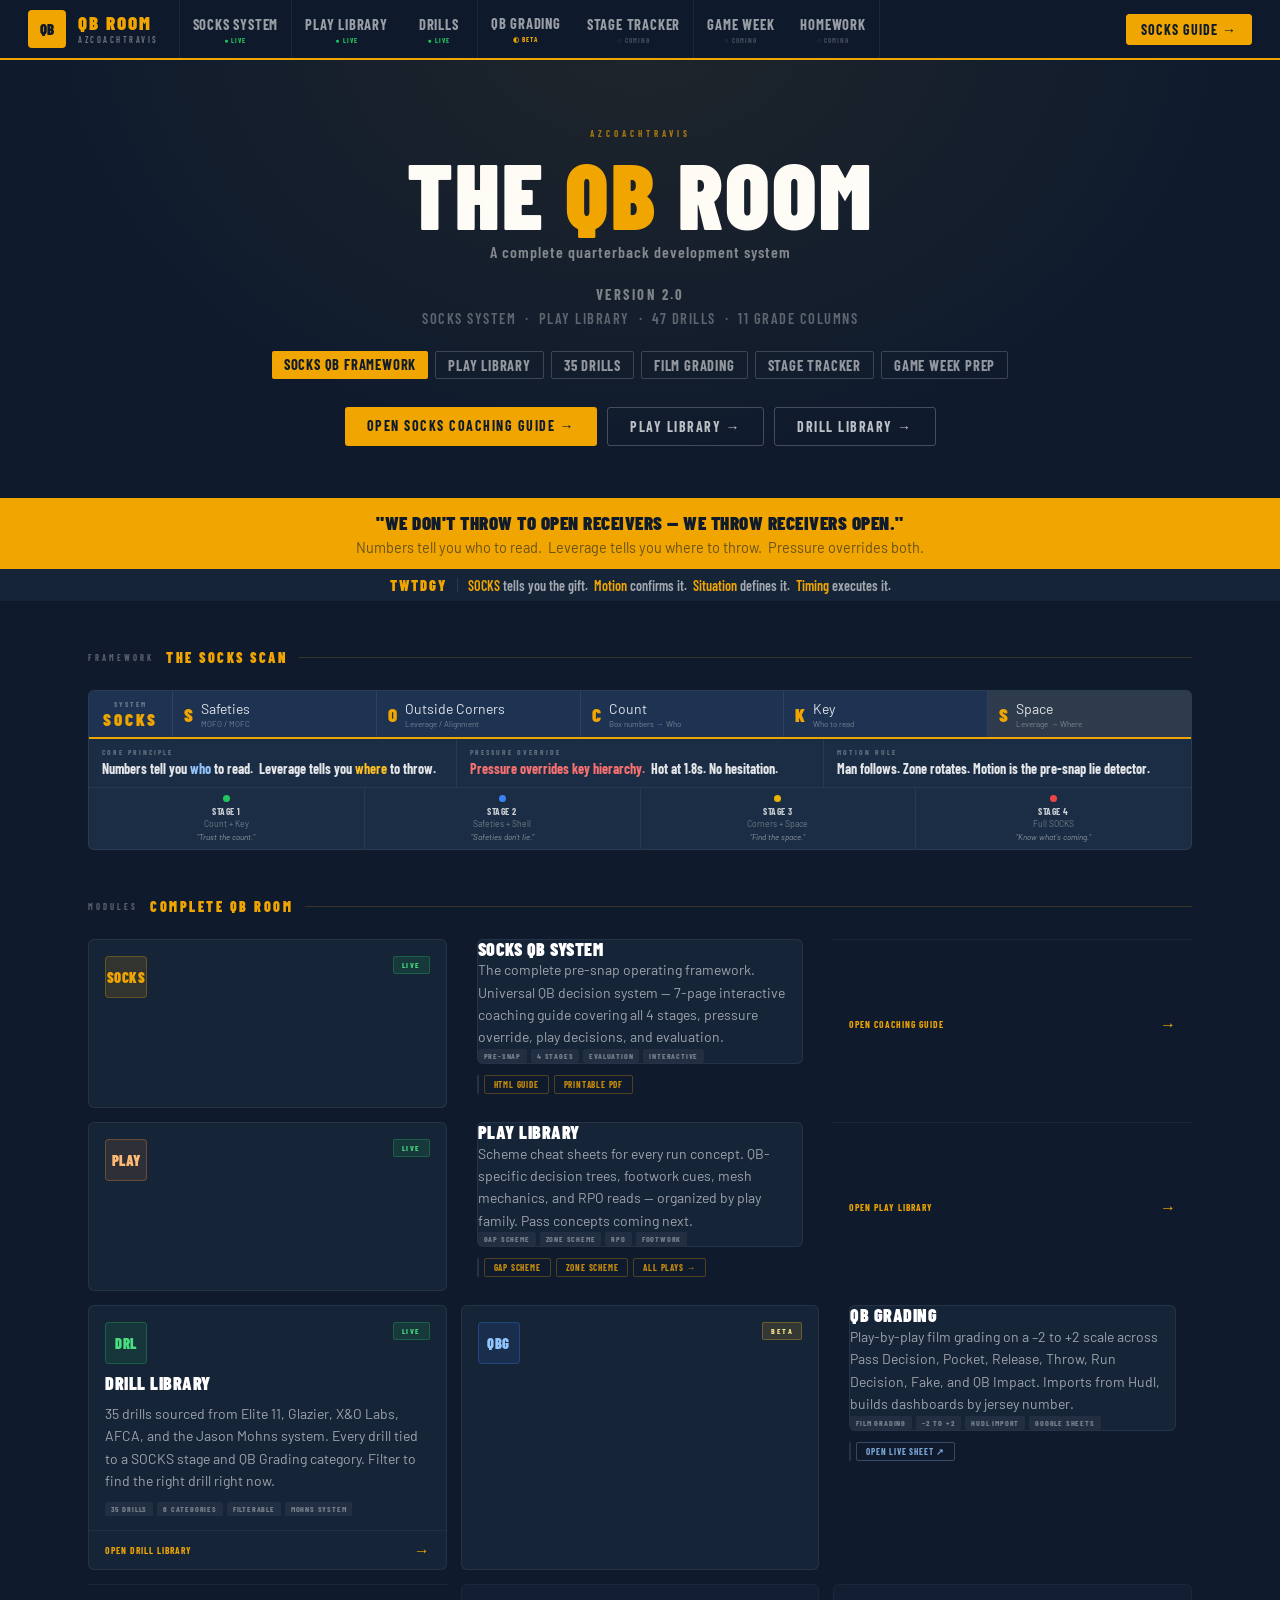
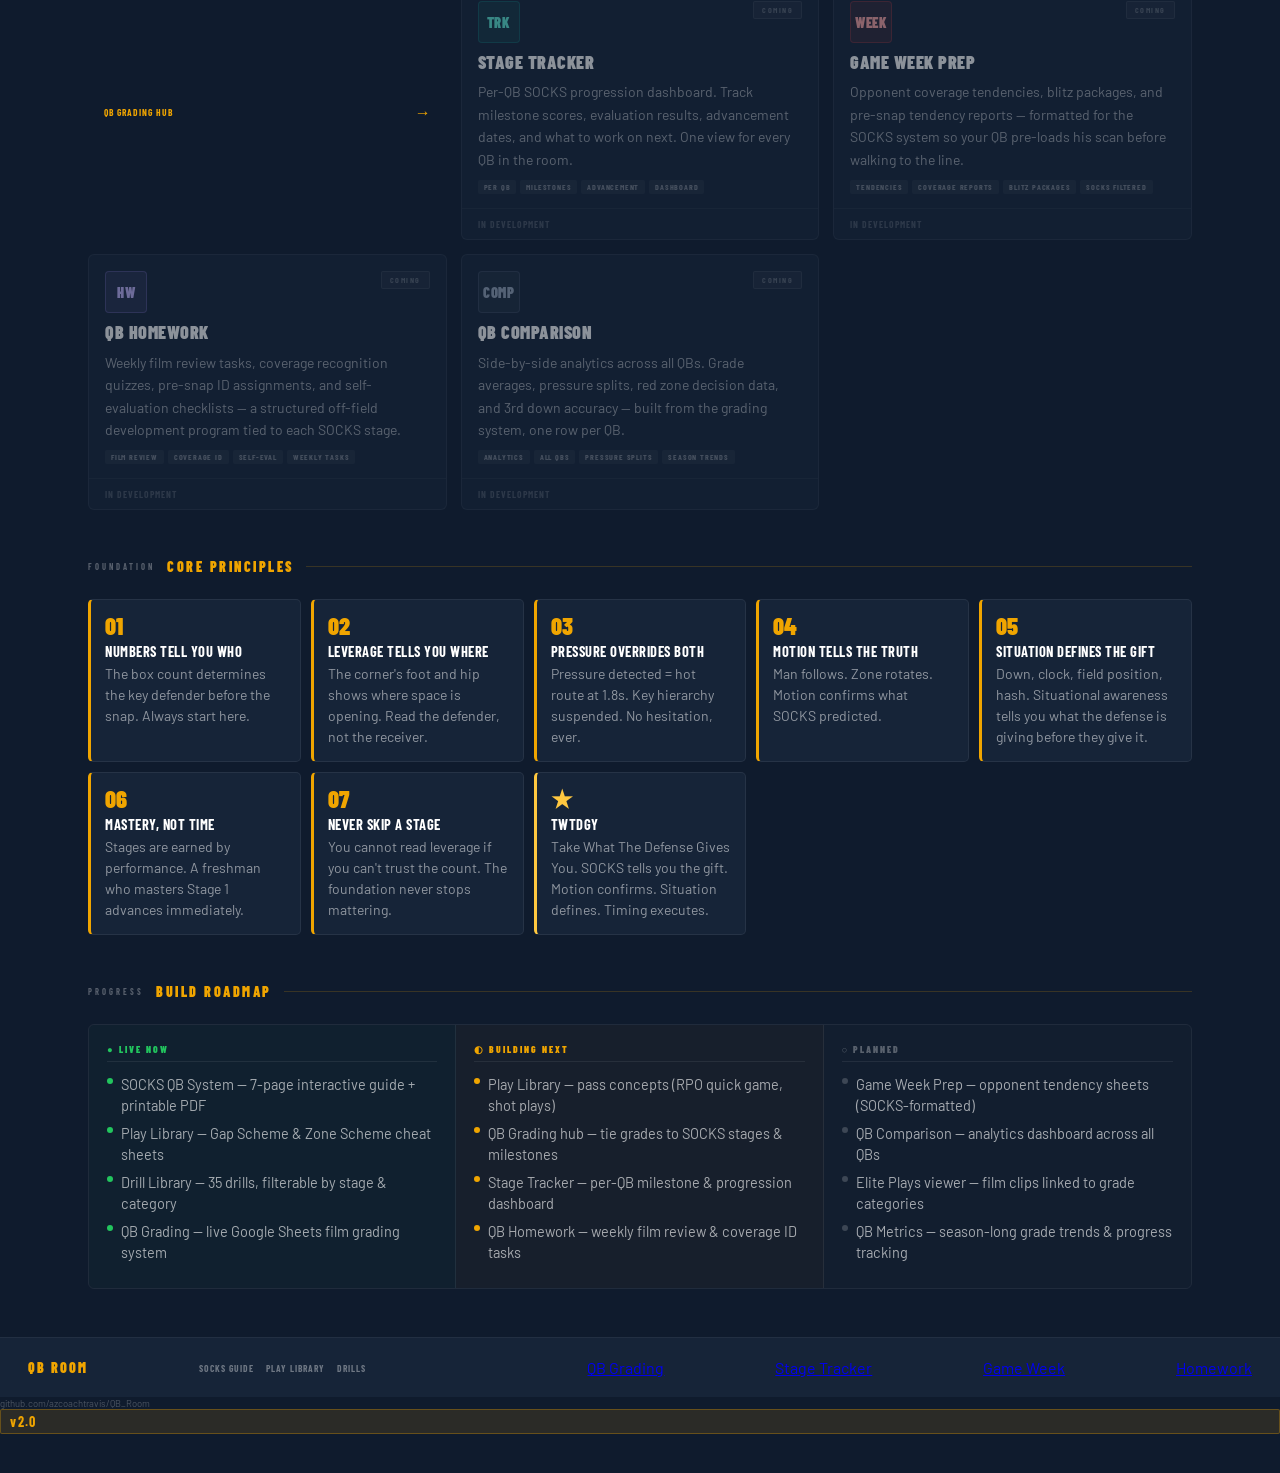
<file: resources/index.html>
<!DOCTYPE html>
<html lang="en">
<head>
<meta charset="UTF-8">
<title>Resources — QB Room</title>
<meta http-equiv="refresh" content="0;url=../index.html">
</head>
<body>
<p>Redirecting... <a href="../index.html">Return to QB Room</a></p>
</body>
</html>
</file>
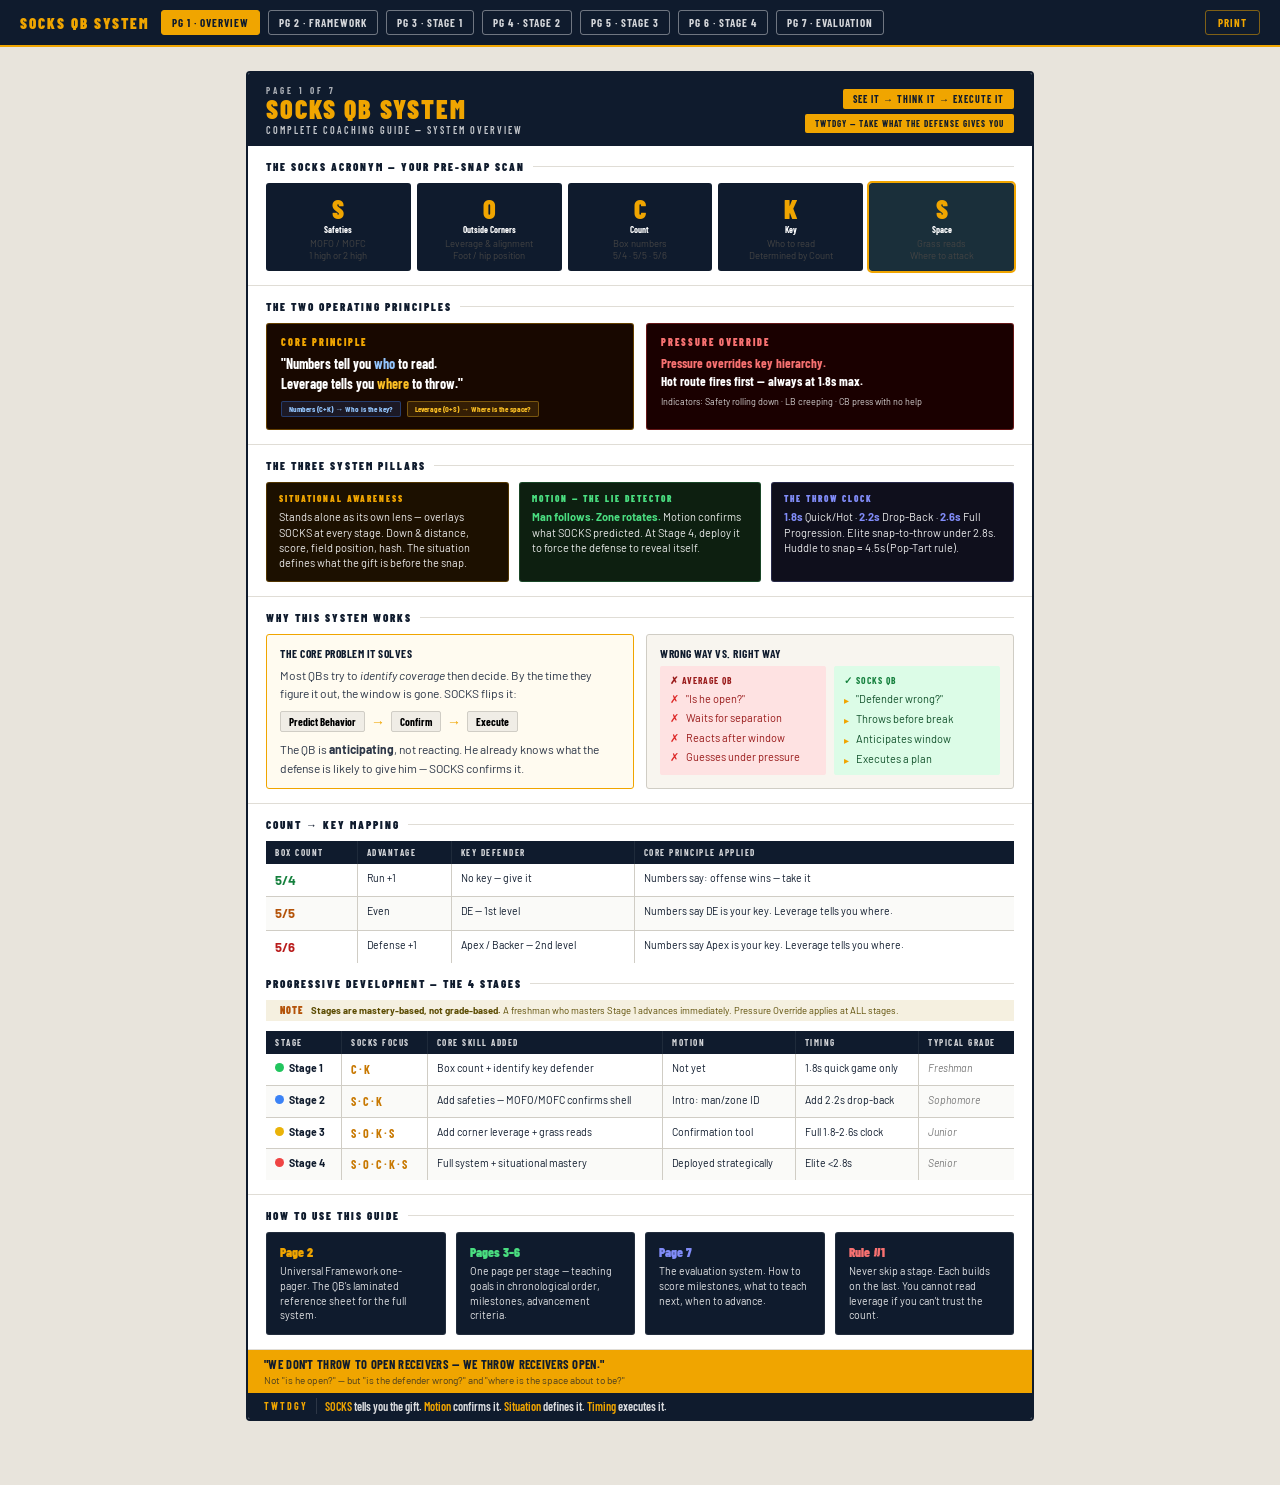
<file: SOCKS_QB_System.html>
<!DOCTYPE html>
<html lang="en">
<head>
<meta charset="UTF-8">
<meta name="viewport" content="width=device-width, initial-scale=1.0">
<title>SOCKS QB System — Complete Coaching Guide (Final)</title>
<link href="https://fonts.googleapis.com/css2?family=Barlow+Condensed:wght@400;600;700;900&family=Barlow:wght@400;500;600&display=swap" rel="stylesheet">
<style>
*{box-sizing:border-box;margin:0;padding:0;}
body{background:#e8e4dc;font-family:'Barlow',sans-serif;min-height:100vh;}

/* ── NAV ── */
.nav{background:#0f1b2d;padding:10px 20px;display:flex;align-items:center;gap:8px;flex-wrap:wrap;position:sticky;top:0;z-index:100;border-bottom:2px solid #f0a500;}
.nav-title{font-family:'Barlow Condensed',sans-serif;font-weight:900;font-size:15px;color:#f0a500;letter-spacing:2px;text-transform:uppercase;margin-right:4px;white-space:nowrap;}
.nav-btn{font-family:'Barlow Condensed',sans-serif;font-weight:700;font-size:11px;letter-spacing:1px;text-transform:uppercase;padding:5px 10px;border-radius:3px;border:1.5px solid rgba(255,255,255,0.4);background:transparent;color:rgba(255,255,255,0.82);cursor:pointer;transition:all .15s;white-space:nowrap;}
.nav-btn:hover{border-color:#f0a500;color:#f0a500;}
.nav-btn.active{background:#f0a500;color:#0f1b2d;border-color:#f0a500;}
.print-btn{margin-left:auto;font-family:'Barlow Condensed',sans-serif;font-weight:700;font-size:11px;letter-spacing:1px;text-transform:uppercase;padding:5px 12px;border-radius:3px;border:1.5px solid rgba(240,165,0,0.5);background:transparent;color:#f0a500;cursor:pointer;}
.print-btn:hover{background:#f0a500;color:#0f1b2d;}

/* ── PAGE WRAPPERS ── */
.page-wrap{display:none;max-width:820px;margin:24px auto;padding:0 16px 40px;}
.page-wrap.active{display:block;}
.page-card{background:#fff;border:2px solid #0f1b2d;border-radius:4px;overflow:hidden;}

/* ── SHARED HEADER ── */
.pg-header{background:#0f1b2d;padding:12px 18px 10px;display:flex;align-items:center;justify-content:space-between;gap:12px;flex-wrap:wrap;}
.pg-num{font-family:'Barlow Condensed',sans-serif;font-weight:700;font-size:9px;letter-spacing:3px;color:rgba(255,255,255,0.65);text-transform:uppercase;}
.pg-title{font-family:'Barlow Condensed',sans-serif;font-weight:900;font-size:26px;letter-spacing:2px;color:#f0a500;line-height:1;text-transform:uppercase;}
.pg-sub{font-family:'Barlow Condensed',sans-serif;font-weight:600;font-size:10px;letter-spacing:2px;color:rgba(255,255,255,0.75);text-transform:uppercase;margin-top:2px;}
.pg-badge{font-family:'Barlow Condensed',sans-serif;font-weight:700;font-size:10px;letter-spacing:1px;color:#0f1b2d;background:#f0a500;border-radius:2px;padding:4px 10px;text-transform:uppercase;}

/* ── SHARED BAR STYLES ── */
.bar{display:flex;align-items:stretch;}
.bar-label{font-family:'Barlow Condensed',sans-serif;font-weight:900;font-size:9px;letter-spacing:2px;text-transform:uppercase;padding:5px 12px;display:flex;align-items:center;white-space:nowrap;flex-shrink:0;}
.bar-items{display:flex;flex:1;}
.bar-item{flex:1;padding:5px 10px;border-right:1px solid rgba(255,255,255,0.07);}
.bar-item:last-child{border-right:none;}
.bar-item-title{font-family:'Barlow Condensed',sans-serif;font-weight:700;font-size:9px;line-height:1.3;}
.bar-item-sub{font-size:9px;color:rgba(255,255,255,0.72);margin-top:1px;}

/* ── CORE PRINCIPLE BAR ── */
.cp-bar{background:#180800;border-bottom:1px solid rgba(240,165,0,0.25);padding:7px 14px;display:flex;align-items:center;gap:10px;}
.cp-label{font-family:'Barlow Condensed',sans-serif;font-weight:900;font-size:9px;letter-spacing:2px;text-transform:uppercase;color:#f0a500;flex-shrink:0;white-space:nowrap;}
.cp-divider{width:1px;height:28px;background:rgba(240,165,0,0.2);flex-shrink:0;}
.cp-content{}
.cp-statement{font-family:'Barlow Condensed',sans-serif;font-weight:700;font-size:13px;color:rgba(255,255,255,0.95);line-height:1.3;}
.cp-who{color:#93c5fd;}
.cp-where{color:#fbbf24;}
.cp-badges{display:flex;gap:6px;margin-top:4px;flex-wrap:wrap;}
.cp-badge{font-family:'Barlow Condensed',sans-serif;font-weight:700;font-size:8px;padding:2px 7px;border-radius:2px;}
.cp-badge-who{background:rgba(59,130,246,0.15);color:#93c5fd;border:0.5px solid rgba(59,130,246,0.35);}
.cp-badge-where{background:rgba(251,191,36,0.12);color:#fbbf24;border:0.5px solid rgba(251,191,36,0.35);}

/* ── PRESSURE OVERRIDE BAR ── */
.pres-bar{background:#1a0000;border-bottom:1px solid rgba(239,68,68,0.25);display:flex;align-items:stretch;}
.pres-label{font-family:'Barlow Condensed',sans-serif;font-weight:900;font-size:9px;letter-spacing:2px;text-transform:uppercase;color:#f87171;padding:5px 12px;border-right:1px solid rgba(239,68,68,0.15);display:flex;align-items:center;flex-shrink:0;white-space:nowrap;}
.pres-rule{font-family:'Barlow Condensed',sans-serif;font-weight:700;font-size:10px;color:rgba(255,255,255,0.85);padding:5px 12px;border-right:1px solid rgba(255,255,255,0.06);display:flex;align-items:center;flex-shrink:0;}
.pres-rule em{color:#f87171;font-style:normal;}
.pres-items{display:flex;flex:1;}
.pres-item{flex:1;padding:4px 8px;border-right:1px solid rgba(239,68,68,0.08);}
.pres-item:last-child{border-right:none;}
.pres-badge{display:inline-block;font-family:'Barlow Condensed',sans-serif;font-weight:900;font-size:8px;letter-spacing:1px;text-transform:uppercase;padding:1px 5px;border-radius:2px;background:#7f1d1d;color:#ffc0c0;margin-bottom:2px;}
.pres-title{font-family:'Barlow Condensed',sans-serif;font-weight:700;font-size:9.5px;color:#ffd0d0;display:block;}
.pres-sub{font-size:9px;color:rgba(255,255,255,0.78);}

/* ── SOCKS BAR ── */
.socks-bar{background:#1a2d44;display:flex;align-items:stretch;border-bottom:2px solid #f0a500;}
.socks-eyebrow{padding:5px 12px;display:flex;flex-direction:column;align-items:center;justify-content:center;border-right:1px solid rgba(255,255,255,0.1);min-width:64px;flex-shrink:0;}
.socks-sys{font-family:'Barlow Condensed',sans-serif;font-size:8px;letter-spacing:2px;color:rgba(255,255,255,0.6);text-transform:uppercase;font-weight:700;}
.socks-word{font-family:'Barlow Condensed',sans-serif;font-weight:900;font-size:19px;color:#f0a500;letter-spacing:3px;}
.socks-items{display:flex;flex:1;}
.socks-item{display:flex;align-items:center;gap:7px;padding:5px 9px;border-right:1px solid rgba(255,255,255,0.12);flex:1;}
.socks-item:last-child{border-right:none;}
.socks-item.space{background:rgba(240,165,0,0.1);}
.socks-letter{font-family:'Barlow Condensed',sans-serif;font-weight:900;font-size:21px;color:#f0a500;line-height:1;flex-shrink:0;}
.socks-desc{font-size:10px;color:rgba(255,255,255,0.9);line-height:1.3;}
.socks-desc span{display:block;font-size:8.5px;color:rgba(255,255,255,0.78);margin-top:1px;}

/* ── SIT / MOTION / TIMING BARS ── */
.sit-bar{background:#1c1000;border-bottom:1px solid rgba(240,165,0,0.25);}
.mot-bar{background:#0d1f10;border-bottom:1px solid rgba(74,222,128,0.2);}
.tim-bar{background:#0f0f1c;border-bottom:2px solid #f0a500;}
.mot-label{color:#4ade80 !important;}
.tim-label{color:#818cf8 !important;}
.mot-rule{font-family:'Barlow Condensed',sans-serif;font-weight:700;font-size:10.5px;color:rgba(255,255,255,0.85);padding:5px 12px;border-right:1px solid rgba(255,255,255,0.06);display:flex;align-items:center;flex-shrink:0;}
.mot-rule em{color:#4ade80;font-style:normal;}
.mot-badge{display:inline-flex;align-items:center;gap:5px;padding:4px 10px;border-right:1px solid rgba(255,255,255,0.05);}
.mb-man{background:rgba(239,68,68,0.18);color:#fca5a5;border:0.5px solid rgba(239,68,68,0.3);font-family:'Barlow Condensed',sans-serif;font-weight:700;font-size:8px;padding:2px 5px;border-radius:2px;}
.mb-zone{background:rgba(59,130,246,0.18);color:#93c5fd;border:0.5px solid rgba(59,130,246,0.3);font-family:'Barlow Condensed',sans-serif;font-weight:700;font-size:8px;padding:2px 5px;border-radius:2px;}
.mot-desc-text{font-size:9.5px;color:rgba(255,255,255,0.82);}
.tim-items{display:flex;flex:1;}
.tim-item{flex:1;display:flex;align-items:center;gap:7px;padding:4px 10px;border-right:1px solid rgba(255,255,255,0.05);}
.tim-item:last-child{border-right:none;}
.tim-clock{font-family:'Barlow Condensed',sans-serif;font-weight:900;font-size:14px;color:#818cf8;line-height:1;}
.tim-name{font-family:'Barlow Condensed',sans-serif;font-weight:700;font-size:9.5px;color:rgba(255,255,255,0.82);}
.tim-sub{font-size:9px;color:rgba(255,255,255,0.70);}
.tim-note{font-size:9px;color:rgba(255,255,255,0.75);padding:4px 12px;font-style:italic;white-space:nowrap;display:flex;align-items:center;}

/* ── KEY HIERARCHY STRIP ── */
.key-strip{background:#f5f3ee;border-top:1px solid #d0cdc5;border-bottom:2px solid #f0a500;display:flex;align-items:center;}
.key-override{display:flex;align-items:center;gap:6px;padding:5px 10px;border-right:1px solid #d0cdc5;background:#fff0f0;min-width:155px;}
.key-override-badge{font-family:'Barlow Condensed',sans-serif;font-weight:900;font-size:9px;letter-spacing:1px;text-transform:uppercase;padding:2px 6px;border-radius:2px;background:#991b1b;color:#ffd0d0;flex-shrink:0;}
.key-override-text{font-size:10px;font-weight:700;color:#991b1b;line-height:1.3;}
.key-label{padding:5px 10px;font-family:'Barlow Condensed',sans-serif;font-weight:700;font-size:9px;letter-spacing:2px;text-transform:uppercase;color:#4a4a4a;border-right:1px solid #d0cdc5;white-space:nowrap;min-width:78px;text-align:center;}
.key-items{display:flex;flex:1;}
.key-item{flex:1;padding:5px 10px;border-right:1px solid #d0cdc5;display:flex;align-items:center;gap:5px;}
.key-item:last-child{border-right:none;}
.key-num{font-family:'Barlow Condensed',sans-serif;font-weight:700;font-size:14px;}
.key-arrow{color:#7a7a7a;font-size:9px;}
.key-key{font-size:10px;font-weight:600;color:#0f1b2d;}

/* ── NOTE BAR ── */
.note-bar{background:#f5f0e0;border-bottom:1px solid #e0d8b0;padding:4px 14px;display:flex;align-items:center;gap:8px;}
.note-label{font-family:'Barlow Condensed',sans-serif;font-weight:900;font-size:10px;color:#b45309;text-transform:uppercase;letter-spacing:1px;flex-shrink:0;}
.note-text{font-size:9.5px;color:#5a4a00;line-height:1.4;}

/* ── SECTION LABEL ── */
.sec-label{background:#162438;padding:4px 14px;font-family:'Barlow Condensed',sans-serif;font-weight:700;font-size:9px;letter-spacing:2px;text-transform:uppercase;color:rgba(255,255,255,0.70);border-bottom:1px solid rgba(255,255,255,0.08);}

/* ── SECTION TITLE ── */
.sec-title{font-family:'Barlow Condensed',sans-serif;font-weight:900;font-size:11px;letter-spacing:2px;text-transform:uppercase;color:#0f1b2d;margin-bottom:10px;display:flex;align-items:center;gap:8px;}
.sec-title::after{content:'';flex:1;height:1px;background:#e0ddd6;}

/* ── TABLES ── */
.table-wrap{overflow-x:auto;}
table{width:100%;border-collapse:collapse;font-size:11px;}
thead tr{background:#0f1b2d;}
thead th{font-family:'Barlow Condensed',sans-serif;font-weight:700;font-size:9px;letter-spacing:1.5px;text-transform:uppercase;color:rgba(255,255,255,0.82);padding:6px 9px;text-align:left;border-right:1px solid rgba(255,255,255,0.07);}
thead th:last-child{border-right:none;}
tbody tr{border-bottom:1px solid #d0cdc5;}
tbody tr:last-child{border-bottom:none;}
tbody tr:nth-child(even) td{background:#fafaf8;}
td{padding:7px 9px;vertical-align:top;border-right:1px solid #d0cdc5;color:#0f1b2d;line-height:1.4;font-size:10.5px;}
td:last-child{border-right:none;}
.pres-col{background:#fff5f5 !important;}
.hot-line{color:#dc2626 !important;font-weight:700;}

/* ── LEVEL CELL ── */
.level-cell{display:flex;align-items:flex-start;gap:6px;}
.dot{width:9px;height:9px;border-radius:50%;flex-shrink:0;margin-top:2px;}
.dot-1{background:#22c55e;}.dot-2{background:#3b82f6;}.dot-3{background:#eab308;}.dot-4{background:#ef4444;}
.level-name{font-family:'Barlow Condensed',sans-serif;font-weight:700;font-size:11.5px;letter-spacing:.5px;text-transform:uppercase;line-height:1.1;}
.level-guide{font-size:9px;color:#555555;margin-top:1px;font-style:italic;}
.focus-tag{display:inline-block;font-family:'Barlow Condensed',sans-serif;font-weight:700;font-size:8px;letter-spacing:1px;text-transform:uppercase;padding:1px 4px;border-radius:2px;margin-top:2px;}
.fg{background:rgba(34,197,94,.12);color:#15803d;border:.5px solid rgba(34,197,94,.3);}
.fb{background:rgba(59,130,246,.12);color:#1d4ed8;border:.5px solid rgba(59,130,246,.3);}
.fy{background:rgba(234,179,8,.12);color:#92400e;border:.5px solid rgba(234,179,8,.35);}
.fr{background:rgba(239,68,68,.12);color:#991b1b;border:.5px solid rgba(239,68,68,.3);}
.fl{font-family:'Barlow Condensed',sans-serif;font-weight:900;font-size:11px;letter-spacing:2px;}
.fl-on{color:#f0a500;}.fl-off{color:#8a9bb0;}
.cue{font-family:'Barlow Condensed',sans-serif;font-weight:700;font-size:11px;color:#444444;font-style:italic;}
.react-badges{display:flex;flex-direction:column;gap:2px;}
.rb{display:flex;align-items:flex-start;gap:4px;font-size:10px;font-weight:600;line-height:1.35;}
.rba{font-size:9px;color:#f0a500;font-weight:900;flex-shrink:0;margin-top:2px;}
.rb-hot{color:#dc2626;font-size:10px;font-weight:700;}

/* ── INLINE TAGS ── */
.it{display:inline-block;font-family:'Barlow Condensed',sans-serif;font-weight:700;font-size:8px;letter-spacing:.8px;text-transform:uppercase;padding:1px 4px;border-radius:2px;vertical-align:middle;}
.it-p{background:rgba(129,140,248,.1);color:#3730a3;border:.5px solid rgba(129,140,248,.3);}
.it-g{background:rgba(34,197,94,.1);color:#166534;border:.5px solid rgba(34,197,94,.3);}
.it-s{background:rgba(240,165,0,.1);color:#78350f;border:.5px solid rgba(240,165,0,.3);}

/* ── SECTION BLOCKS ── */
.section{padding:14px 18px;border-bottom:1px solid #e0ddd6;}
.section:last-child{border-bottom:none;}
p{font-size:12px;line-height:1.55;color:#2d3748;margin-bottom:6px;}
p:last-child{margin-bottom:0;}

/* ── GRID ── */
.grid-2{display:grid;grid-template-columns:1fr 1fr;gap:12px;}
.grid-3{display:grid;grid-template-columns:1fr 1fr 1fr;gap:10px;}
.grid-4{display:grid;grid-template-columns:1fr 1fr 1fr 1fr;gap:10px;}
@media(max-width:600px){.grid-2,.grid-3,.grid-4{grid-template-columns:1fr;}}
@media(max-width:700px){.grid-3{grid-template-columns:1fr 1fr;}.grid-4{grid-template-columns:1fr 1fr;}}

/* ── CARDS ── */
.card{background:#f8f5ef;border:1px solid #d0cdc5;border-radius:3px;padding:11px 13px;}
.card-dark{background:#0f1b2d;border:1px solid rgba(255,255,255,0.08);border-radius:3px;padding:11px 13px;}
.card-gold{background:#fffbf0;border:1.5px solid #f0a500;border-radius:3px;padding:11px 13px;}
.card-green{background:#f0faf4;border:1.5px solid rgba(34,197,94,.4);border-radius:3px;padding:11px 13px;}
.card-blue{background:#f0f5ff;border:1.5px solid rgba(59,130,246,.4);border-radius:3px;padding:11px 13px;}
.card-yellow{background:#fffbeb;border:1.5px solid rgba(234,179,8,.4);border-radius:3px;padding:11px 13px;}
.card-red{background:#fff5f5;border:1.5px solid rgba(239,68,68,.4);border-radius:3px;padding:11px 13px;}
.card-title{font-family:'Barlow Condensed',sans-serif;font-weight:700;font-size:11.5px;letter-spacing:.5px;text-transform:uppercase;margin-bottom:6px;color:#0f1b2d;}

/* ── LISTS ── */
ul.checks{list-style:none;display:flex;flex-direction:column;gap:5px;}
ul.checks li{display:flex;gap:8px;align-items:flex-start;font-size:11px;color:#2d3748;line-height:1.4;}
ul.checks li::before{content:'☐';font-size:13px;color:#f0a500;flex-shrink:0;margin-top:-1px;}
ul.bullets{list-style:none;display:flex;flex-direction:column;gap:4px;}
ul.bullets li{display:flex;gap:7px;align-items:flex-start;font-size:11px;color:#2d3748;line-height:1.4;}
ul.bullets li::before{content:'▸';color:#f0a500;font-size:10px;flex-shrink:0;margin-top:2px;}
ul.mistakes{list-style:none;display:flex;flex-direction:column;gap:4px;}
ul.mistakes li{display:flex;gap:7px;align-items:flex-start;font-size:11px;color:#991b1b;line-height:1.4;}
ul.mistakes li::before{content:'✗';color:#dc2626;font-size:11px;flex-shrink:0;}

/* ── TAGS ── */
.tag{display:inline-block;font-family:'Barlow Condensed',sans-serif;font-weight:700;font-size:8.5px;letter-spacing:1px;text-transform:uppercase;padding:2px 6px;border-radius:2px;}
.tag-gold{background:rgba(240,165,0,.15);color:#78350f;border:.5px solid rgba(240,165,0,.4);}
.tag-green{background:rgba(34,197,94,.15);color:#14532d;border:.5px solid rgba(34,197,94,.35);}
.tag-blue{background:rgba(59,130,246,.15);color:#1e3a8a;border:.5px solid rgba(59,130,246,.35);}
.tag-yellow{background:rgba(234,179,8,.15);color:#713f12;border:.5px solid rgba(234,179,8,.4);}
.tag-red{background:rgba(239,68,68,.15);color:#7f1d1d;border:.5px solid rgba(239,68,68,.35);}
.tag-navy{background:#0f1b2d;color:#f0a500;border:.5px solid rgba(240,165,0,.3);}

/* ── NUMBERED GOALS ── */
ol.teaching{list-style:none;counter-reset:t;display:flex;flex-direction:column;gap:8px;}
ol.teaching li{counter-increment:t;display:flex;gap:10px;align-items:flex-start;}
ol.teaching li::before{content:counter(t);font-family:'Barlow Condensed',sans-serif;font-weight:900;font-size:17px;color:#f0a500;min-width:20px;line-height:1.2;}
.tm{flex:1;}
.tm-main{font-family:'Barlow Condensed',sans-serif;font-weight:700;font-size:12px;color:#0f1b2d;text-transform:uppercase;letter-spacing:.5px;}
.tm-sub{font-size:11.5px;color:#333333;line-height:1.5;margin-top:3px;}

/* ── SCORE / DECISION BOXES ── */
.score-row{display:flex;gap:8px;align-items:stretch;flex-wrap:wrap;}
.score-box{flex:1;min-width:80px;border-radius:3px;padding:9px 11px;}
.score-num{font-family:'Barlow Condensed',sans-serif;font-weight:900;font-size:20px;line-height:1;}
.score-lbl{font-family:'Barlow Condensed',sans-serif;font-weight:700;font-size:8.5px;letter-spacing:1px;text-transform:uppercase;margin-top:2px;}
.sb-g{background:#dcfce7;border:1.5px solid #16a34a;}
.sb-g .score-num,.sb-g .score-lbl{color:#14532d;}
.sb-y{background:#fef9c3;border:1.5px solid #ca8a04;}
.sb-y .score-num,.sb-y .score-lbl{color:#713f12;}
.sb-r{background:#fee2e2;border:1.5px solid #dc2626;}
.sb-r .score-num,.sb-r .score-lbl{color:#7f1d1d;}

/* ── RUBRIC ── */
.rubric-row{display:flex;gap:0;border:1px solid #d0cdc5;border-radius:3px;overflow:hidden;margin-bottom:5px;}
.rubric-cat{background:#0f1b2d;color:#f0a500;font-family:'Barlow Condensed',sans-serif;font-weight:700;font-size:9.5px;letter-spacing:.5px;text-transform:uppercase;padding:7px 10px;display:flex;align-items:center;min-width:115px;flex-shrink:0;}
.rubric-body{flex:1;padding:7px 10px;font-size:10.5px;color:#2d3748;line-height:1.4;background:#fafaf8;}
.rubric-score{font-family:'Barlow Condensed',sans-serif;font-weight:700;font-size:12px;padding:7px 10px;display:flex;align-items:center;min-width:52px;justify-content:center;border-left:1px solid #d0cdc5;}

/* ── DECISION ROW ── */
.decision-row{display:flex;gap:8px;align-items:stretch;margin-bottom:6px;}
.decision-pct{font-family:'Barlow Condensed',sans-serif;font-weight:900;font-size:15px;min-width:70px;display:flex;align-items:center;justify-content:center;border-radius:3px;padding:8px;}
.decision-body{flex:1;border-radius:3px;padding:8px 12px;font-size:10.5px;line-height:1.45;color:#2d3748;}
.decision-body strong{font-family:'Barlow Condensed',sans-serif;font-weight:700;font-size:11px;text-transform:uppercase;letter-spacing:.5px;display:block;margin-bottom:3px;}

/* ── STAGE BADGE ── */
.stage-badge{display:flex;align-items:center;gap:10px;padding:9px 18px;border-bottom:2px solid #f0a500;}

/* ── PLAY BOX ── */
.play-box{background:#0f1b2d;padding:8px 14px;display:flex;align-items:flex-start;gap:12px;flex-wrap:wrap;}
.play-label{font-family:'Barlow Condensed',sans-serif;font-weight:700;font-size:8.5px;letter-spacing:2px;text-transform:uppercase;color:#f0a500;}
.play-name{font-family:'Barlow Condensed',sans-serif;font-weight:900;font-size:15px;color:#fff;letter-spacing:.5px;line-height:1.1;text-transform:uppercase;}
.play-chips{display:flex;flex-wrap:wrap;gap:4px;align-items:center;flex:1;min-width:200px;}
.chip{font-size:9px;font-weight:600;padding:2px 7px;border-radius:2px;text-transform:uppercase;letter-spacing:.5px;line-height:1.5;}
.chip-gold{background:#f0a500;color:#0f1b2d;}
.chip-blue{background:#1e4e8c;color:#a0c4ff;}
.chip-red{background:#7c1c1c;color:#ffa0a0;}
.chip-gray{background:#2d3f52;color:rgba(255,255,255,.7);}
.chip-lbl{font-size:9px;color:rgba(255,255,255,0.78);text-transform:uppercase;letter-spacing:1px;align-self:center;}
.play-th{background:#1e3352;padding:4px 9px;font-family:'Barlow Condensed',sans-serif;font-weight:700;font-size:9px;letter-spacing:2px;text-transform:uppercase;color:#f0a500;border-bottom:1px solid rgba(255,255,255,.12);}

/* ── FOOTER ── */
.phil-top{background:#f0a500;padding:7px 16px;display:flex;align-items:center;gap:10px;}
.phil-main{font-family:'Barlow Condensed',sans-serif;font-weight:700;font-size:12.5px;color:#0f1b2d;letter-spacing:.3px;line-height:1.25;text-transform:uppercase;}
.phil-sub{font-size:10px;color:rgba(15,27,45,0.72);margin-top:1px;}
.phil-bot{background:#0f1b2d;padding:5px 16px;display:flex;align-items:center;gap:8px;}
.phil-bot-lbl{font-family:'Barlow Condensed',sans-serif;font-weight:700;font-size:10px;letter-spacing:2px;color:#f0a500;text-transform:uppercase;flex-shrink:0;}
.phil-sep{width:1px;height:16px;background:rgba(255,255,255,.12);}
.phil-bot-txt{font-family:'Barlow Condensed',sans-serif;font-weight:600;font-size:12px;color:rgba(255,255,255,0.85);}
.phil-bot-txt em{color:#f0a500;font-style:normal;}

/* ── PROGRESS NOTE ── */
.prog-note{background:#f5f0e0;border-top:1px solid #e0d8b0;padding:4px 14px;display:flex;align-items:center;gap:8px;}
.prog-note-lbl{font-family:'Barlow Condensed',sans-serif;font-weight:900;font-size:10px;color:#b45309;text-transform:uppercase;letter-spacing:1px;flex-shrink:0;}
.prog-note-txt{font-size:9.5px;color:#5a4a00;line-height:1.4;}

/* ── PRINT ── */
@media print{
  .nav{display:none;}
  .page-wrap{display:block!important;max-width:100%;margin:0;padding:0;page-break-after:always;}
  .page-card{border:none;border-radius:0;}
  @page{margin:.5in;}
  /* Force background colors to print */
  *{-webkit-print-color-adjust:exact;print-color-adjust:exact;}
  /* Ensure all text on dark backgrounds is white/light on print */
  .pg-header *,.socks-bar *,.sit-bar *,.mot-bar *,.tim-bar *,
  .cp-bar *,.pres-bar *,.sec-label,.play-box *,.play-th,
  .phil-top *,.phil-bot *,.card-dark *{color-adjust:exact;}
  /* Table headers always readable */
  thead th{color:#ffffff !important;}
  /* Make sure pressure col text prints dark enough */
  .pres-col{background:#fff0f0 !important;color:#7f1d1d !important;}
  /* Focus letters — inactive must print as visible gray not invisible */
  .fl-off{color:#7a8fa8 !important;}
}
</style>
</head>
<body>

<!-- NAV -->
<div class="nav">
  <div class="nav-title">SOCKS QB System</div>
  <button class="nav-btn active" onclick="show(1,this)">Pg 1 · Overview</button>
  <button class="nav-btn" onclick="show(2,this)">Pg 2 · Framework</button>
  <button class="nav-btn" onclick="show(3,this)">Pg 3 · Stage 1</button>
  <button class="nav-btn" onclick="show(4,this)">Pg 4 · Stage 2</button>
  <button class="nav-btn" onclick="show(5,this)">Pg 5 · Stage 3</button>
  <button class="nav-btn" onclick="show(6,this)">Pg 6 · Stage 4</button>
  <button class="nav-btn" onclick="show(7,this)">Pg 7 · Evaluation</button>
  <button class="print-btn" onclick="window.print()">Print</button>
</div>

<!-- ═══════════════════ PAGE 1 — OVERVIEW ═══════════════════ -->
<div class="page-wrap active" id="pg1"><div class="page-card">
  <div class="pg-header">
    <div><div class="pg-num">Page 1 of 7</div><div class="pg-title">SOCKS QB System</div><div class="pg-sub">Complete Coaching Guide — System Overview</div></div>
    <div style="display:flex;flex-direction:column;align-items:flex-end;gap:5px;">
      <div class="pg-badge">See It → Think It → Execute It</div>
      <div class="pg-badge" style="font-size:9px;">TWTDGY — Take What The Defense Gives You</div>
    </div>
  </div>

  <!-- SOCKS Letters -->
  <div class="section">
    <div class="sec-title">The SOCKS Acronym — Your Pre-Snap Scan</div>
    <div style="display:grid;grid-template-columns:repeat(5,1fr);gap:6px;">
      <div style="background:#0f1b2d;border-radius:3px;padding:10px 8px;text-align:center;">
        <div style="font-family:'Barlow Condensed',sans-serif;font-weight:900;font-size:26px;color:#f0a500;">S</div>
        <div style="font-family:'Barlow Condensed',sans-serif;font-weight:700;font-size:9px;color:#fff;">Safeties</div>
        <div style="font-size:9.5px;color:#444444;margin-top:2px;">MOFO / MOFC<br>1 high or 2 high</div>
      </div>
      <div style="background:#0f1b2d;border-radius:3px;padding:10px 8px;text-align:center;">
        <div style="font-family:'Barlow Condensed',sans-serif;font-weight:900;font-size:26px;color:#f0a500;">O</div>
        <div style="font-family:'Barlow Condensed',sans-serif;font-weight:700;font-size:9px;color:#fff;">Outside Corners</div>
        <div style="font-size:9.5px;color:#444444;margin-top:2px;">Leverage & alignment<br>Foot / hip position</div>
      </div>
      <div style="background:#0f1b2d;border-radius:3px;padding:10px 8px;text-align:center;">
        <div style="font-family:'Barlow Condensed',sans-serif;font-weight:900;font-size:26px;color:#f0a500;">C</div>
        <div style="font-family:'Barlow Condensed',sans-serif;font-weight:700;font-size:9px;color:#fff;">Count</div>
        <div style="font-size:9.5px;color:#444444;margin-top:2px;">Box numbers<br>5/4 · 5/5 · 5/6</div>
      </div>
      <div style="background:#0f1b2d;border-radius:3px;padding:10px 8px;text-align:center;">
        <div style="font-family:'Barlow Condensed',sans-serif;font-weight:900;font-size:26px;color:#f0a500;">K</div>
        <div style="font-family:'Barlow Condensed',sans-serif;font-weight:700;font-size:9px;color:#fff;">Key</div>
        <div style="font-size:9.5px;color:#444444;margin-top:2px;">Who to read<br>Determined by Count</div>
      </div>
      <div style="background:#1a2f3a;border-radius:3px;padding:10px 8px;text-align:center;outline:2px solid #f0a500;">
        <div style="font-family:'Barlow Condensed',sans-serif;font-weight:900;font-size:26px;color:#f0a500;">S</div>
        <div style="font-family:'Barlow Condensed',sans-serif;font-weight:700;font-size:9px;color:#fff;">Space</div>
        <div style="font-size:9.5px;color:#444444;margin-top:2px;">Grass reads<br>Where to attack</div>
      </div>
    </div>
  </div>

  <!-- Core Principle + Pressure Override -->
  <div class="section">
    <div class="sec-title">The Two Operating Principles</div>
    <div class="grid-2">
      <div style="background:#180800;border:1.5px solid rgba(240,165,0,.35);border-radius:3px;padding:12px 14px;">
        <div style="font-family:'Barlow Condensed',sans-serif;font-weight:900;font-size:10px;letter-spacing:2px;text-transform:uppercase;color:#f0a500;margin-bottom:6px;">Core Principle</div>
        <div style="font-family:'Barlow Condensed',sans-serif;font-weight:700;font-size:14px;color:#fff;line-height:1.4;">"Numbers tell you <span style="color:#93c5fd;">who</span> to read.<br>Leverage tells you <span style="color:#fbbf24;">where</span> to throw."</div>
        <div style="display:flex;gap:6px;margin-top:8px;">
          <span style="font-family:'Barlow Condensed',sans-serif;font-weight:700;font-size:8px;padding:2px 7px;border-radius:2px;background:rgba(59,130,246,.15);color:#93c5fd;border:.5px solid rgba(59,130,246,.35);">Numbers (C+K) → Who is the key?</span>
          <span style="font-family:'Barlow Condensed',sans-serif;font-weight:700;font-size:8px;padding:2px 7px;border-radius:2px;background:rgba(251,191,36,.12);color:#fbbf24;border:.5px solid rgba(251,191,36,.35);">Leverage (O+S) → Where is the space?</span>
        </div>
      </div>
      <div style="background:#1a0000;border:1.5px solid rgba(239,68,68,.35);border-radius:3px;padding:12px 14px;">
        <div style="font-family:'Barlow Condensed',sans-serif;font-weight:900;font-size:10px;letter-spacing:2px;text-transform:uppercase;color:#f87171;margin-bottom:6px;">Pressure Override</div>
        <div style="font-family:'Barlow Condensed',sans-serif;font-weight:700;font-size:13px;color:#fff;line-height:1.4;"><em style="color:#f87171;font-style:normal;">Pressure overrides key hierarchy.</em><br>Hot route fires first — always at 1.8s max.</div>
        <div style="font-size:9px;color:rgba(255,255,255,0.82);margin-top:6px;">Indicators: Safety rolling down · LB creeping · CB press with no help</div>
      </div>
    </div>
  </div>

  <!-- Three Pillars -->
  <div class="section">
    <div class="sec-title">The Three System Pillars</div>
    <div class="grid-3">
      <div style="background:#1c1000;border:1px solid rgba(240,165,0,.25);border-radius:3px;padding:10px 12px;">
        <div style="font-family:'Barlow Condensed',sans-serif;font-weight:900;font-size:9px;letter-spacing:2px;text-transform:uppercase;color:#f0a500;margin-bottom:5px;">Situational Awareness</div>
        <p style="color:rgba(255,255,255,0.90);font-size:11px;line-height:1.4;">Stands alone as its own lens — overlays SOCKS at every stage. Down &amp; distance, score, field position, hash. The situation defines what the gift is before the snap.</p>
      </div>
      <div style="background:#0d1f10;border:1px solid rgba(74,222,128,.2);border-radius:3px;padding:10px 12px;">
        <div style="font-family:'Barlow Condensed',sans-serif;font-weight:900;font-size:9px;letter-spacing:2px;text-transform:uppercase;color:#4ade80;margin-bottom:5px;">Motion — The Lie Detector</div>
        <p style="color:rgba(255,255,255,0.90);font-size:11px;line-height:1.4;"><strong style="color:#4ade80;">Man follows. Zone rotates.</strong> Motion confirms what SOCKS predicted. At Stage 4, deploy it to force the defense to reveal itself.</p>
      </div>
      <div style="background:#0f0f1c;border:1px solid rgba(129,140,248,.2);border-radius:3px;padding:10px 12px;">
        <div style="font-family:'Barlow Condensed',sans-serif;font-weight:900;font-size:9px;letter-spacing:2px;text-transform:uppercase;color:#818cf8;margin-bottom:5px;">The Throw Clock</div>
        <p style="color:rgba(255,255,255,0.90);font-size:11px;line-height:1.4;"><strong style="color:#818cf8;">1.8s</strong> Quick/Hot · <strong style="color:#818cf8;">2.2s</strong> Drop-Back · <strong style="color:#818cf8;">2.6s</strong> Full Progression. Elite snap-to-throw under 2.8s. Huddle to snap = 4.5s (Pop-Tart rule).</p>
      </div>
    </div>
  </div>

  <!-- Why It Works -->
  <div class="section">
    <div class="sec-title">Why This System Works</div>
    <div class="grid-2">
      <div class="card-gold">
        <div class="card-title">The Core Problem It Solves</div>
        <p>Most QBs try to <em>identify coverage</em> then decide. By the time they figure it out, the window is gone. SOCKS flips it:</p>
        <div style="display:flex;align-items:center;gap:6px;margin:8px 0;flex-wrap:wrap;">
          <div style="font-family:'Barlow Condensed',sans-serif;font-weight:700;font-size:11px;background:#f0ede6;border:1px solid #d0cdc5;border-radius:2px;padding:3px 8px;">Predict Behavior</div>
          <div style="color:#f0a500;font-size:14px;font-weight:900;">→</div>
          <div style="font-family:'Barlow Condensed',sans-serif;font-weight:700;font-size:11px;background:#f0ede6;border:1px solid #d0cdc5;border-radius:2px;padding:3px 8px;">Confirm</div>
          <div style="color:#f0a500;font-size:14px;font-weight:900;">→</div>
          <div style="font-family:'Barlow Condensed',sans-serif;font-weight:700;font-size:11px;background:#f0ede6;border:1px solid #d0cdc5;border-radius:2px;padding:3px 8px;">Execute</div>
        </div>
        <p>The QB is <strong>anticipating</strong>, not reacting. He already knows what the defense is likely to give him — SOCKS confirms it.</p>
      </div>
      <div class="card">
        <div class="card-title">Wrong Way vs. Right Way</div>
        <div style="display:grid;grid-template-columns:1fr 1fr;gap:8px;">
          <div style="background:#fee2e2;border-radius:2px;padding:8px 10px;">
            <div style="font-family:'Barlow Condensed',sans-serif;font-weight:700;font-size:9.5px;letter-spacing:1px;text-transform:uppercase;color:#991b1b;margin-bottom:5px;">✗ Average QB</div>
            <ul class="mistakes" style="font-size:10px;">
              <li>"Is he open?"</li><li>Waits for separation</li><li>Reacts after window</li><li>Guesses under pressure</li>
            </ul>
          </div>
          <div style="background:#dcfce7;border-radius:2px;padding:8px 10px;">
            <div style="font-family:'Barlow Condensed',sans-serif;font-weight:700;font-size:9.5px;letter-spacing:1px;text-transform:uppercase;color:#15803d;margin-bottom:5px;">✓ SOCKS QB</div>
            <ul class="bullets" style="font-size:10px;color:#14532d;">
              <li style="color:#14532d;">"Defender wrong?"</li><li style="color:#14532d;">Throws before break</li><li style="color:#14532d;">Anticipates window</li><li style="color:#14532d;">Executes a plan</li>
            </ul>
          </div>
        </div>
      </div>
    </div>
  </div>

  <!-- Count Key + Stages -->
  <div class="section">
    <div class="sec-title">Count → Key Mapping</div>
    <table style="margin-bottom:14px;">
      <thead><tr><th>Box Count</th><th>Advantage</th><th>Key Defender</th><th>Core Principle Applied</th></tr></thead>
      <tbody>
        <tr><td><strong style="color:#15803d;font-size:13px;">5/4</strong></td><td>Run +1</td><td>No key — give it</td><td>Numbers say: offense wins — take it</td></tr>
        <tr><td><strong style="color:#b45309;font-size:13px;">5/5</strong></td><td>Even</td><td>DE — 1st level</td><td>Numbers say DE is your key. Leverage tells you where.</td></tr>
        <tr><td><strong style="color:#b91c1c;font-size:13px;">5/6</strong></td><td>Defense +1</td><td>Apex / Backer — 2nd level</td><td>Numbers say Apex is your key. Leverage tells you where.</td></tr>
      </tbody>
    </table>
    <div class="sec-title">Progressive Development — The 4 Stages</div>
    <div class="prog-note" style="margin-bottom:10px;border-top:none;">
      <div class="prog-note-lbl">Note</div>
      <div class="prog-note-txt"><strong>Stages are mastery-based, not grade-based.</strong> A freshman who masters Stage 1 advances immediately. Pressure Override applies at ALL stages.</div>
    </div>
    <table>
      <thead><tr><th>Stage</th><th>SOCKS Focus</th><th>Core Skill Added</th><th>Motion</th><th>Timing</th><th>Typical Grade</th></tr></thead>
      <tbody>
        <tr><td><span class="dot dot-1" style="display:inline-block;margin-right:5px;"></span><strong>Stage 1</strong></td><td style="font-family:'Barlow Condensed',sans-serif;font-weight:700;font-size:12px;color:#c87800;">C · K</td><td>Box count + identify key defender</td><td>Not yet</td><td>1.8s quick game only</td><td style="color:#7a7a7a;font-style:italic;">Freshman</td></tr>
        <tr><td><span class="dot dot-2" style="display:inline-block;margin-right:5px;"></span><strong>Stage 2</strong></td><td style="font-family:'Barlow Condensed',sans-serif;font-weight:700;font-size:12px;color:#c87800;">S · C · K</td><td>Add safeties — MOFO/MOFC confirms shell</td><td>Intro: man/zone ID</td><td>Add 2.2s drop-back</td><td style="color:#7a7a7a;font-style:italic;">Sophomore</td></tr>
        <tr><td><span class="dot dot-3" style="display:inline-block;margin-right:5px;"></span><strong>Stage 3</strong></td><td style="font-family:'Barlow Condensed',sans-serif;font-weight:700;font-size:12px;color:#c87800;">S · O · K · S</td><td>Add corner leverage + grass reads</td><td>Confirmation tool</td><td>Full 1.8-2.6s clock</td><td style="color:#7a7a7a;font-style:italic;">Junior</td></tr>
        <tr><td><span class="dot dot-4" style="display:inline-block;margin-right:5px;"></span><strong>Stage 4</strong></td><td style="font-family:'Barlow Condensed',sans-serif;font-weight:700;font-size:12px;color:#c87800;">S · O · C · K · S</td><td>Full system + situational mastery</td><td>Deployed strategically</td><td>Elite &lt;2.8s</td><td style="color:#7a7a7a;font-style:italic;">Senior</td></tr>
      </tbody>
    </table>
  </div>

  <!-- How to Use -->
  <div class="section">
    <div class="sec-title">How to Use This Guide</div>
    <div class="grid-4">
      <div class="card-dark"><div style="font-family:'Barlow Condensed',sans-serif;font-weight:900;font-size:13px;color:#f0a500;margin-bottom:4px;">Page 2</div><div style="font-size:10.5px;color:rgba(255,255,255,0.88);line-height:1.4;">Universal Framework one-pager. The QB's laminated reference sheet for the full system.</div></div>
      <div class="card-dark"><div style="font-family:'Barlow Condensed',sans-serif;font-weight:900;font-size:13px;color:#4ade80;margin-bottom:4px;">Pages 3–6</div><div style="font-size:10.5px;color:rgba(255,255,255,0.88);line-height:1.4;">One page per stage — teaching goals in chronological order, milestones, advancement criteria.</div></div>
      <div class="card-dark"><div style="font-family:'Barlow Condensed',sans-serif;font-weight:900;font-size:13px;color:#818cf8;margin-bottom:4px;">Page 7</div><div style="font-size:10.5px;color:rgba(255,255,255,0.88);line-height:1.4;">The evaluation system. How to score milestones, what to teach next, when to advance.</div></div>
      <div class="card-dark"><div style="font-family:'Barlow Condensed',sans-serif;font-weight:900;font-size:13px;color:#f87171;margin-bottom:4px;">Rule #1</div><div style="font-size:10.5px;color:rgba(255,255,255,0.88);line-height:1.4;">Never skip a stage. Each builds on the last. You cannot read leverage if you can't trust the count.</div></div>
    </div>
  </div>

  <div class="phil-top"><div><div class="phil-main">"We don't throw to open receivers — we throw receivers open."</div><div class="phil-sub">Not "is he open?" — but "is the defender wrong?" and "where is the space about to be?"</div></div></div>
  <div class="phil-bot"><div class="phil-bot-lbl">TWTDGY</div><div class="phil-sep"></div><div class="phil-bot-txt"><em>SOCKS</em> tells you the gift. <em>Motion</em> confirms it. <em>Situation</em> defines it. <em>Timing</em> executes it.</div></div>
</div></div>

<!-- ═══════════════════ PAGE 2 — FRAMEWORK ═══════════════════ -->
<div class="page-wrap" id="pg2"><div class="page-card">
  <div class="pg-header">
    <div><div class="pg-num">Page 2 of 7</div><div class="pg-title">SOCKS QB System</div><div class="pg-sub">Universal QB Operating Framework — Final Revision</div></div>
    <div style="display:flex;flex-direction:column;align-items:flex-end;gap:5px;">
      <div style="display:flex;align-items:center;font-family:'Barlow Condensed',sans-serif;font-weight:700;font-size:12px;letter-spacing:1px;">
        <span style="background:#f0a500;color:#0f1b2d;padding:3px 9px;border-radius:2px;text-transform:uppercase;">See It</span><span style="color:rgba(255,255,255,0.7);padding:0 4px;">→</span>
        <span style="background:#f0a500;color:#0f1b2d;padding:3px 9px;border-radius:2px;text-transform:uppercase;">Think It</span><span style="color:rgba(255,255,255,0.7);padding:0 4px;">→</span>
        <span style="background:#f0a500;color:#0f1b2d;padding:3px 9px;border-radius:2px;text-transform:uppercase;">Execute It</span>
      </div>
      <div style="font-family:'Barlow Condensed',sans-serif;font-weight:700;font-size:9px;letter-spacing:1.5px;color:#0f1b2d;background:#f0a500;border-radius:2px;padding:2px 8px;text-transform:uppercase;">TWTDGY — Take What The Defense Gives You</div>
    </div>
  </div>

  <!-- Core Principle Bar -->
  <div class="cp-bar">
    <div class="cp-label">Core Principle</div>
    <div class="cp-divider"></div>
    <div class="cp-content">
      <div class="cp-statement">"Numbers tell you <span class="cp-who">who</span> to read. &nbsp;Leverage tells you <span class="cp-where">where</span> to throw."</div>
      <div class="cp-badges">
        <span class="cp-badge cp-badge-who">Numbers (C+K) → Who is the key?</span>
        <span class="cp-badge cp-badge-where">Leverage (O+S) → Where is the space?</span>
      </div>
    </div>
  </div>

  <!-- Pressure Override Bar -->
  <div class="pres-bar">
    <div class="pres-label">Pressure Override</div>
    <div class="pres-rule"><em>Pressure overrides key hierarchy</em> — identify pre-snap, execute hot immediately</div>
    <div class="pres-items">
      <div class="pres-item"><span class="pres-badge">Priority 1</span><span class="pres-title">Pressure detected</span><span class="pres-sub">Hot route fires. Key read suspended.</span></div>
      <div class="pres-item"><span class="pres-badge">Priority 2</span><span class="pres-title">No pressure</span><span class="pres-sub">Count → Key → Leverage → Space. Execute SOCKS.</span></div>
      <div class="pres-item"><span class="pres-badge">Indicators</span><span class="pres-title">Blitz tells</span><span class="pres-sub">Safety rolling · LB creeping · CB press, no help</span></div>
      <div class="pres-item"><span class="pres-badge">Clock rule</span><span class="pres-title">Hot = 1.8s max</span><span class="pres-sub">Ball out before pressure arrives.</span></div>
    </div>
  </div>

  <!-- SOCKS Bar -->
  <div class="socks-bar">
    <div class="socks-eyebrow"><div class="socks-sys">System</div><div class="socks-word">SOCKS</div></div>
    <div class="socks-items">
      <div class="socks-item"><div class="socks-letter">S</div><div class="socks-desc">Safeties<span>MOFO / MOFC</span></div></div>
      <div class="socks-item"><div class="socks-letter">O</div><div class="socks-desc">Outside Corners<span>Leverage / Alignment</span></div></div>
      <div class="socks-item"><div class="socks-letter">C</div><div class="socks-desc">Count<span>Box numbers → Who</span></div></div>
      <div class="socks-item"><div class="socks-letter">K</div><div class="socks-desc">Key<span>Who to read</span></div></div>
      <div class="socks-item space"><div class="socks-letter">S</div><div class="socks-desc">Space<span>Leverage → Where to throw</span></div></div>
    </div>
  </div>

  <!-- Sit Bar -->
  <div class="bar sit-bar">
    <div class="bar-label" style="color:#f0a500;border-right:1px solid rgba(240,165,0,.2);">Situational Awareness</div>
    <div class="bar-items">
      <div class="bar-item"><div class="bar-item-title" style="color:#ffe0a0;">Down &amp; Distance</div><div class="bar-item-sub">1st &amp; 10 vs 3rd &amp; 3 changes everything</div></div>
      <div class="bar-item"><div class="bar-item-title" style="color:#ffe0a0;">Score &amp; Clock</div><div class="bar-item-sub">Protecting a lead or scoring?</div></div>
      <div class="bar-item"><div class="bar-item-title" style="color:#ffe0a0;">Field Position</div><div class="bar-item-sub">Red zone, midfield, own territory</div></div>
      <div class="bar-item" style="border-right:none;"><div class="bar-item-title" style="color:#ffe0a0;">Hash &amp; Boundary</div><div class="bar-item-sub">85% of snaps from a hash — use the field</div></div>
    </div>
  </div>

  <!-- Motion Bar -->
  <div class="bar mot-bar" style="align-items:center;">
    <div class="bar-label mot-label" style="border-right:1px solid rgba(74,222,128,.15);">Motion Rule</div>
    <div class="mot-rule">"Motion tells the truth — <em>man follows</em>, <em>zone rotates</em>"</div>
    <div class="bar-items">
      <div class="mot-badge"><span class="mb-man">Man</span><span class="mot-desc-text">Defender trails motion player</span></div>
      <div class="mot-badge"><span class="mb-zone">Zone</span><span class="mot-desc-text">Secondary rotates or bumps</span></div>
      <div style="flex:1;padding:4px 10px;font-size:9px;color:rgba(255,255,255,0.7);font-style:italic;display:flex;align-items:center;">Confirms what SOCKS predicted — a pre-snap lie detector</div>
    </div>
  </div>

  <!-- Timing Bar -->
  <div class="bar tim-bar" style="align-items:center;">
    <div class="bar-label tim-label" style="border-right:1px solid rgba(129,140,248,.15);">Throw Clock</div>
    <div class="tim-items">
      <div class="tim-item"><div class="tim-clock">1.8s</div><div><div class="tim-name">Quick / Hot</div><div class="tim-sub">3-step · off last step · hot max</div></div></div>
      <div class="tim-item"><div class="tim-clock">2.2s</div><div><div class="tim-name">Drop-Back Read</div><div class="tim-sub">5-step · hitch · zone beater</div></div></div>
      <div class="tim-item"><div class="tim-clock">2.6s</div><div><div class="tim-name">Full Progression</div><div class="tim-sub">7-step · 2nd &amp; 3rd read</div></div></div>
    </div>
    <div class="tim-note">Elite: &lt;2.8s · Pop-Tart = 4.5s huddle→snap</div>
  </div>

  <!-- Progress note -->
  <div class="prog-note">
    <div class="prog-note-lbl">Note</div>
    <div class="prog-note-txt"><strong>Stages are mastery-based, not grade-based.</strong> A freshman who masters Stage 1 advances immediately. Pressure Override applies at ALL stages — never too early to teach it.</div>
  </div>

  <!-- Universal Framework Table -->
  <div class="sec-label">Universal Framework — Progressive Development Stages · All Plays · All Coverages</div>
  <div class="table-wrap">
    <table>
      <thead><tr><th style="width:115px;">Stage</th><th>SOCKS Focus</th><th>Think It</th><th style="background:#1a0808;">Pressure Check</th><th>Execute It</th><th>Coaching Cue</th></tr></thead>
      <tbody>
        <tr>
          <td><div class="level-cell"><div class="dot dot-1"></div><div><div class="level-name">Stage 1</div><div class="level-guide">typical: freshman</div><span class="focus-tag fg">C + K</span></div></div></td>
          <td><div class="fl"><span class="fl-off">S · O · </span><span class="fl-on">C · K</span><span class="fl-off"> · S</span></div><div style="font-size:10.5px;margin-top:2px;">Count the box.<br>Find the key defender.</div></td>
          <td style="font-size:10px;">Extra defender = trigger.<br>Numbers tell you <em>who</em> to read.</td>
          <td class="pres-col" style="font-size:10.5px;"><span class="it it-p">Pressure</span> Blitz awareness introduced. Hot at 1.8s if pressure. No blitz → key read proceeds.</td>
          <td><div class="react-badges"><div class="rb"><span class="rba">▸</span>Trigger → Throw</div><div class="rb"><span class="rba">▸</span>Wide → Give</div><div class="rb"><span class="rba" style="color:#ef4444;">!</span><span class="rb-hot">Pressure → Hot (1.8s)</span></div></div></td>
          <td class="cue">"Trust the count."</td>
        </tr>
        <tr>
          <td><div class="level-cell"><div class="dot dot-2"></div><div><div class="level-name">Stage 2</div><div class="level-guide">typical: sophomore</div><span class="focus-tag fb">S + C + K</span></div></div></td>
          <td><div class="fl"><span class="fl-on">S · </span><span class="fl-off">O · </span><span class="fl-on">C · K</span><span class="fl-off"> · S</span></div><div style="font-size:10.5px;margin-top:2px;">Safeties confirm shell.<br>Count + key behavior.</div></td>
          <td style="font-size:10px;">Apex/Backer behavior<br>based on shell structure.</td>
          <td class="pres-col" style="font-size:10.5px;"><span class="it it-p">Pressure</span> MOFC + safety rolling = blitz probable. Key hierarchy suspended — hot fires first.</td>
          <td><div class="react-badges"><div class="rb"><span class="rba">▸</span>Trigger → Throw (replace)</div><div class="rb"><span class="rba" style="color:#ef4444;">!</span><span class="rb-hot">Blitz → Hot (override)</span></div></div></td>
          <td class="cue">"Safeties don't lie.<br>Corners do."</td>
        </tr>
        <tr>
          <td><div class="level-cell"><div class="dot dot-3"></div><div><div class="level-name">Stage 3</div><div class="level-guide">typical: junior</div><span class="focus-tag fy">S + O + K + S</span></div></div></td>
          <td><div class="fl"><span class="fl-on">S · O · </span><span class="fl-off">C · </span><span class="fl-on">K · S</span></div><div style="font-size:10.5px;margin-top:2px;">Numbers say <em>who</em>.<br>Leverage says <em>where</em>.</div></td>
          <td style="font-size:10px;">CB foot/hip tells you<br>where space is opening.</td>
          <td class="pres-col" style="font-size:10.5px;"><span class="it it-p">Pressure</span> Pressure detected → no leverage read needed. Hot at 1.8s. Ball already out.</td>
          <td><div class="react-badges"><div class="rb"><span class="rba">▸</span>Leverage lost → Throw now</div><div class="rb"><span class="rba">▸</span>Grass open → Attack it</div><div class="rb"><span class="rba" style="color:#ef4444;">!</span><span class="rb-hot">Pressure → Hot first</span></div></div></td>
          <td class="cue">"Find the space."</td>
        </tr>
        <tr>
          <td><div class="level-cell"><div class="dot dot-4"></div><div><div class="level-name">Stage 4</div><div class="level-guide">typical: senior</div><span class="focus-tag fr">Full SOCKS</span></div></div></td>
          <td><div class="fl"><span class="fl-on">S · O · C · K · S</span></div><div style="font-size:10.5px;margin-top:2px;">Full picture. Situation shapes<br>every decision. Anticipate.</div></td>
          <td style="font-size:10px;">Rotation + pressure intent<br>+ situational context → key.</td>
          <td class="pres-col" style="font-size:10.5px;"><span class="it it-p">Pressure</span> Anticipated pre-snap via indicators. Key hierarchy never engaged. Hot pre-loaded before snap.</td>
          <td><div class="react-badges"><div class="rb"><span class="rba" style="color:#ef4444;">!</span><span class="rb-hot">Pressure anticipated → Hot pre-loaded</span></div><div class="rb"><span class="rba">▸</span>No pressure → Confirm → Execute</div><div class="rb"><span class="rba">▸</span>TWTDGY — situation = the gift</div></div></td>
          <td class="cue">"Know what's coming."</td>
        </tr>
      </tbody>
    </table>
  </div>

  <!-- Key Hierarchy Strip -->
  <div class="key-strip">
    <div class="key-override">
      <span class="key-override-badge">Override</span>
      <span class="key-override-text">Pressure detected → Hot route. Key hierarchy suspended.</span>
    </div>
    <div class="key-label">Count → Key</div>
    <div class="key-items">
      <div class="key-item"><span class="key-num" style="color:#15803d;">5/4</span><span class="key-arrow">→</span><span class="key-key">Run advantage — no key</span></div>
      <div class="key-item"><span class="key-num" style="color:#e8a000;">5/5</span><span class="key-arrow">→</span><span class="key-key">DE (1st level)</span></div>
      <div class="key-item" style="border-right:none;"><span class="key-num" style="color:#b91c1c;">5/6</span><span class="key-arrow">→</span><span class="key-key">Apex / Backer (2nd level)</span></div>
    </div>
  </div>

  <!-- Play Example -->
  <div class="play-box">
    <div><div class="play-label">Play Example</div><div class="play-name">Late Oscar<br>Brady Sleet</div></div>
    <div class="play-chips">
      <span class="chip-lbl">Formation</span><span class="chip chip-gray">3×1 Trips</span>
      <span class="chip-lbl">Run</span><span class="chip chip-blue">Outside Zone (Oscar)</span>
      <span class="chip-lbl">Pass</span><span class="chip chip-blue">Slant / Go / Slant (Sleet)</span>
      <span class="chip-lbl">Concept</span><span class="chip chip-gold">RPO — Replace 2nd Level Defender</span>
      <span class="chip-lbl">Shell</span><span class="chip chip-red">MOFC · Cover 1 Man · Box 5/6</span>
    </div>
  </div>
  <div class="play-th">Play-Specific Decision Table — vs Cover 1 Man · Applied by Stage</div>
  <div class="table-wrap">
    <table>
      <thead><tr><th style="width:100px;">Stage</th><th>See It</th><th>Think It</th><th style="background:#1a0808;">Pressure Check First</th><th>Execute It</th></tr></thead>
      <tbody>
        <tr>
          <td><div class="level-cell"><div class="dot dot-1"></div><div><div class="level-name">Stage 1</div><span class="focus-tag fg">C + K</span></div></div></td>
          <td style="font-family:'Barlow Condensed',sans-serif;font-weight:600;font-size:11px;">MOFC · Man · 5/6</td>
          <td style="font-size:10px;">Extra defender = trigger.<br><em>Numbers: Apex is my key.</em></td>
          <td class="pres-col" style="font-size:10.5px;">Blitz tell → <span style="color:#ef4444;font-weight:700;">hot at 1.8s.</span> No blitz → key read proceeds normally.</td>
          <td><div class="react-badges"><div class="rb"><span class="rba">▸</span>Trigger → Throw</div><div class="rb"><span class="rba">▸</span>Wide → Give</div></div></td>
        </tr>
        <tr>
          <td><div class="level-cell"><div class="dot dot-2"></div><div><div class="level-name">Stage 2</div><span class="focus-tag fb">S + C + K</span></div></div></td>
          <td style="font-family:'Barlow Condensed',sans-serif;font-weight:600;font-size:11px;">MOFC · Cover 1 · 5/6</td>
          <td style="font-size:10px;">Apex/Backer triggers.<br><em>MOFC confirms shell.</em></td>
          <td class="pres-col" style="font-size:10.5px;">MOFC + blitz tell → <span style="color:#ef4444;font-weight:700;">override key.</span> Hot route. No blitz → Apex trigger.</td>
          <td><div class="react-badges"><div class="rb"><span class="rba">▸</span>Trigger → Throw (replace)</div><div class="rb"><span class="rba" style="color:#ef4444;">!</span><span class="rb-hot">Blitz → Hot (override)</span></div></div></td>
        </tr>
        <tr>
          <td><div class="level-cell"><div class="dot dot-3"></div><div><div class="level-name">Stage 3</div><span class="focus-tag fy">S + O + K + S</span></div></div></td>
          <td style="font-family:'Barlow Condensed',sans-serif;font-weight:600;font-size:11px;">MOFC · Cover 1 · 5/6</td>
          <td style="font-size:10px;">Apex trigger + CB leverage.<br><em>Leverage: inside open = slant.</em></td>
          <td class="pres-col" style="font-size:10.5px;">No pressure → CB inside leverage = slant window. <span style="color:#15803d;font-weight:600;">Leverage tells you WHERE.</span></td>
          <td><div class="react-badges"><div class="rb"><span class="rba">▸</span>Inside leverage lost → Slant now</div><div class="rb"><span class="rba">▸</span>Grass inside → Attack it</div></div></td>
        </tr>
        <tr>
          <td><div class="level-cell"><div class="dot dot-4"></div><div><div class="level-name">Stage 4</div><span class="focus-tag fr">Full SOCKS</span></div></div></td>
          <td style="font-family:'Barlow Condensed',sans-serif;font-weight:600;font-size:11px;">MOFC · Cover 1 · 5/6<br>+ pressure indicators</td>
          <td style="font-size:10px;">2nd level + pressure intent + situation.</td>
          <td class="pres-col" style="font-size:10.5px;">Pressure anticipated → <span style="color:#ef4444;font-weight:700;">hot pre-loaded.</span> No pressure → confirm → leverage → throw.</td>
          <td><div class="react-badges"><div class="rb"><span class="rba" style="color:#ef4444;">!</span><span class="rb-hot">Pressure anticipated → Hot pre-loaded</span></div><div class="rb"><span class="rba">▸</span>No pressure → Confirm → Execute</div><div class="rb"><span class="rba">▸</span>Situation = gift is defined</div></div></td>
        </tr>
      </tbody>
    </table>
  </div>

  <div class="phil-top"><div><div class="phil-main">"We don't throw to open receivers — we throw receivers open."</div><div class="phil-sub">Numbers tell you who to read. Leverage tells you where to throw. Pressure overrides both.</div></div></div>
  <div class="phil-bot"><div class="phil-bot-lbl">TWTDGY</div><div class="phil-sep"></div><div class="phil-bot-txt"><em>SOCKS</em> tells you the gift. <em>Motion</em> confirms it. <em>Situation</em> defines it. <em>Timing</em> executes it.</div></div>
</div></div>

<!-- ═══════════════════ PAGES 3-6: STAGE PAGES ═══════════════════ -->
<!-- Page 3 - Stage 1 -->
<div class="page-wrap" id="pg3"><div class="page-card">
  <div class="pg-header"><div><div class="pg-num">Page 3 of 7</div><div class="pg-title">Stage 1</div><div class="pg-sub">Count + Key — Building the Foundation</div></div><div style="display:flex;flex-direction:column;align-items:flex-end;gap:5px;"><div style="display:flex;align-items:center;gap:6px;"><div class="dot dot-1"></div><span style="font-family:'Barlow Condensed',sans-serif;font-weight:700;font-size:13px;color:#fff;text-transform:uppercase;">Typical: Freshman</span></div><div style="font-family:'Barlow Condensed',sans-serif;font-weight:900;font-size:16px;letter-spacing:3px;"><span style="color:#7a8fa8;">S · O · </span><span style="color:#f0a500;">C · K</span><span style="color:#7a8fa8;"> · S</span></div><span class="focus-tag fg">SOCKS Focus: Count + Key</span></div></div>
  <div style="background:#f0faf4;border-bottom:1px solid rgba(34,197,94,.3);padding:10px 18px;display:flex;gap:12px;align-items:flex-start;">
    <div style="flex:1;font-size:11px;color:#14532d;line-height:1.5;"><strong>What Stage 1 Builds:</strong> The foundation. Before a QB can read a safety or identify leverage, he must count the box and find the key defender. Every rep at Stage 1 produces one output: the QB knows who to watch before the snap.</div>
    <div style="flex-shrink:0;background:#0f1b2d;border-radius:3px;padding:8px 12px;text-align:center;min-width:130px;"><div style="font-family:'Barlow Condensed',sans-serif;font-weight:900;font-size:9px;letter-spacing:1.5px;color:#f0a500;text-transform:uppercase;margin-bottom:4px;">Coaching Cue</div><div style="font-family:'Barlow Condensed',sans-serif;font-weight:700;font-size:16px;color:#fff;">"Trust the count."</div></div>
  </div>
  <div class="section"><div class="sec-title">Prerequisites</div><div class="grid-3"><div class="card-green"><div class="card-title">Formation Knowledge</div><ul class="bullets"><li>Knows what the OL is doing</li><li>Can identify the 5 blockers</li><li>Understands what the "box" is</li></ul></div><div class="card-green"><div class="card-title">Basic Play Knowledge</div><ul class="bullets"><li>Understands the play call</li><li>Knows run vs. pass assignments</li><li>Can execute a handoff cleanly</li></ul></div><div class="card-green"><div class="card-title">Eyes Up at the LOS</div><ul class="bullets"><li>Head is up pre-snap</li><li>Looking at the defense</li><li>Holds cadence while scanning</li></ul></div></div></div>
  <div class="section"><div class="sec-title">Teaching Goals — Chronological Order</div>
    <ol class="teaching">
      <li><div class="tm"><div class="tm-main">What is the Box? <span class="tag tag-green" style="margin-left:6px;">Foundation</span></div><div class="tm-sub">Define the box as the area between the tackles and 5 yards deep. QB visually frames the box every snap. Must become automatic before anything else is taught.</div></div></li>
      <li><div class="tm"><div class="tm-main">Count Defenders in the Box <span class="tag tag-green" style="margin-left:6px;">Core Skill</span></div><div class="tm-sub">Count from inside out. The 5 OL are the baseline. Show a defensive alignment — QB calls the count in 2 seconds. He has 4.5 seconds from huddle break to snap (Pop-Tart rule).</div></div></li>
      <li><div class="tm"><div class="tm-main">The 3 Box Count Scenarios <span class="tag tag-green" style="margin-left:6px;">Core Skill</span></div><div class="tm-sub"><strong>5/4</strong> → Run advantage. Numbers say give. <strong>5/5</strong> → Even box. Read the DE (1st level). <strong>5/6</strong> → Defense has the extra hat. Read the Apex/Backer (2nd level). Teach 5/6 first — most common RPO trigger at the HS level.</div></div></li>
      <li><div class="tm"><div class="tm-main">Identify the Key Defender <span class="tag tag-green" style="margin-left:6px;">Core Skill</span></div><div class="tm-sub">After the count, QB immediately locates the key. Teach him to physically point to the key in practice. "Who am I watching?" must have an instant answer every rep.</div></div></li>
      <li><div class="tm"><div class="tm-main">The Trigger Concept <span class="tag tag-gold" style="margin-left:6px;">Decision Making</span></div><div class="tm-sub">If the key triggers (steps toward the run), the window is open — throw. If he stays wide — give. Binary. Teach as if/then: key triggers = throw. Key is wide = give. No hesitation after the trigger fires.</div></div></li>
      <li><div class="tm"><div class="tm-main">The Basic RPO Decision Tree <span class="tag tag-gold" style="margin-left:6px;">Execution</span></div><div class="tm-sub">Count → Find key → Watch trigger → Throw or give. Run this out loud every rep. QB verbalizes each step. Hesitation after the trigger is the most common mistake — it is a reaction, not a decision.</div></div></li>
      <li><div class="tm"><div class="tm-main">Down &amp; Distance Awareness <span class="tag tag-yellow" style="margin-left:6px;">Situational Intro</span></div><div class="tm-sub">Before every snap, the QB states the down and distance. Not strategy yet — habit. Ask him before every rep. This plants the seed for Situational Awareness that develops fully at Stages 3 and 4.</div></div></li>
      <li><div class="tm"><div class="tm-main">Quick Game Timing — 1.8 Second Clock <span class="tag tag-blue" style="margin-left:6px;">Timing</span></div><div class="tm-sub">On quick game (3-step), the ball leaves at the last step of the drop — approximately 1.8 seconds. Use a stopwatch early, then remove it. Ball out on time — not held, not rushed.</div></div></li>
    </ol>
  </div>
  <div class="section"><div class="grid-2">
    <div><div class="sec-title">Stage 1 Milestones</div><p style="font-size:10.5px;color:#6b7280;margin-bottom:8px;">80%+ accuracy over 10 reps, across three evaluation sessions.</p>
      <ul class="checks"><li>Box count correctly identified in 2 seconds or less — every rep</li><li>Correct key defender named immediately after count</li><li>Trigger concept explained without coaching prompts</li><li>Correct RPO decision 8 of 10 live reps</li><li>Down and distance stated before every snap</li><li>Ball out within 1.8 seconds quick game — 7 of 10 reps</li><li>Full decision flow verbalized: Count → Key → Trigger → Execute</li></ul>
    </div>
    <div><div class="sec-title">Common Mistakes at Stage 1</div>
      <ul class="mistakes" style="margin-bottom:12px;"><li>Counting too slowly — still scanning at the snap</li><li>Finding the count but forgetting to locate the key</li><li>Hesitating after the trigger fires — window closes</li><li>Looking at the receiver before watching the key</li><li>Holding the ball past 1.8s on quick game</li><li>Forgetting down and distance mid-drive</li></ul>
      <div class="card-green"><div class="card-title">Advancement Criteria</div><p style="font-size:11px;">All 7 milestones at 80%+ across three sessions (film room, cadence reads, live reps). See Page 7 for the full scoring rubric.</p></div>
    </div>
  </div></div>
  <div class="phil-top"><div><div class="phil-main">"Trust the count." — Numbers tell you who to read. Everything starts here.</div></div></div>
  <div class="phil-bot"><div class="phil-bot-lbl">TWTDGY</div><div class="phil-sep"></div><div class="phil-bot-txt"><em>SOCKS</em> tells you the gift. <em>Motion</em> confirms it. <em>Situation</em> defines it. <em>Timing</em> executes it.</div></div>
</div></div>

<!-- Page 4 - Stage 2 -->
<div class="page-wrap" id="pg4"><div class="page-card">
  <div class="pg-header"><div><div class="pg-num">Page 4 of 7</div><div class="pg-title">Stage 2</div><div class="pg-sub">Safeties + Shell — Adding the Top of the Defense</div></div><div style="display:flex;flex-direction:column;align-items:flex-end;gap:5px;"><div style="display:flex;align-items:center;gap:6px;"><div class="dot dot-2"></div><span style="font-family:'Barlow Condensed',sans-serif;font-weight:700;font-size:13px;color:#fff;text-transform:uppercase;">Typical: Sophomore</span></div><div style="font-family:'Barlow Condensed',sans-serif;font-weight:900;font-size:16px;letter-spacing:3px;"><span style="color:#f0a500;">S · </span><span style="color:#7a8fa8;">O · </span><span style="color:#f0a500;">C · K</span><span style="color:#7a8fa8;"> · S</span></div><span class="focus-tag fb">SOCKS Focus: Safeties + Count + Key</span></div></div>
  <div style="background:#f0f5ff;border-bottom:1px solid rgba(59,130,246,.3);padding:10px 18px;display:flex;gap:12px;align-items:flex-start;">
    <div style="flex:1;font-size:11px;color:#1e3a8a;line-height:1.5;"><strong>What Stage 2 Builds:</strong> The QB already knows how to count and find the key. Now he adds the safeties. MOFO vs. MOFC tells him the defensive shell before he looks at the box. Motion enters here as the lie detector for man vs. zone coverage.</div>
    <div style="flex-shrink:0;background:#0f1b2d;border-radius:3px;padding:8px 12px;text-align:center;min-width:130px;"><div style="font-family:'Barlow Condensed',sans-serif;font-weight:900;font-size:9px;letter-spacing:1.5px;color:#f0a500;text-transform:uppercase;margin-bottom:4px;">Coaching Cue</div><div style="font-family:'Barlow Condensed',sans-serif;font-weight:700;font-size:14px;color:#fff;line-height:1.3;">"Safeties don't lie.<br>Corners do."</div></div>
  </div>
  <div class="section"><div class="sec-title">Prerequisites — Stage 1 Complete</div><div class="grid-3"><div class="card-blue"><div class="card-title">Count is Automatic</div><p>Box count in under 2 seconds — a reflex, not a process. Must be automatic before adding safeties.</p></div><div class="card-blue"><div class="card-title">Key is Instant</div><p>Locates key defender immediately after counting — no pause, no searching.</p></div><div class="card-blue"><div class="card-title">Trigger Decision Clean</div><p>80%+ RPO decisions in live reps. No hesitation. All Stage 1 milestones achieved.</p></div></div></div>
  <div class="section"><div class="sec-title">Teaching Goals — Chronological Order</div>
    <ol class="teaching">
      <li><div class="tm"><div class="tm-main">MOFO vs. MOFC — Shell Identification <span class="tag tag-blue" style="margin-left:6px;">New Skill</span></div><div class="tm-sub">MOFO = 2 safeties deep (Cover 2/4). MOFC = 1 high safety (Cover 1/3). First look post-huddle is always to the safeties. Teach as a 0.5-second glance. Use film — QB calls MOFO or MOFC on 20 clips. Speed matters.</div></div></li>
      <li><div class="tm"><div class="tm-main">What the Shell Tells You About Run Support <span class="tag tag-blue" style="margin-left:6px;">Concept</span></div><div class="tm-sub">MOFC = one safety closer to the run box = faster inside support. MOFO = run fitters come from the boundary safety and nickel. MOFC + 5/6 = high probability the key triggers.</div></div></li>
      <li><div class="tm"><div class="tm-main">Layering Safeties Over the Count <span class="tag tag-blue" style="margin-left:6px;">Integration</span></div><div class="tm-sub">The scan becomes: safeties first → shell ID → then count. The QB says "MOFC — 5/6 — Apex is my key" as a single fluid statement. That phrase IS the plan.</div></div></li>
      <li><div class="tm"><div class="tm-main">Apex/Backer Behavior Based on Shell <span class="tag tag-blue" style="margin-left:6px;">Decision Making</span></div><div class="tm-sub">Against MOFC, the Apex/Backer at 5/6 has a run fit — he is coming. The trigger is faster and more certain. The QB's read doesn't change, but his confidence in the trigger does.</div></div></li>
      <li><div class="tm"><div class="tm-main">Blitz Recognition — The Hot Principle <span class="tag tag-red" style="margin-left:6px;">Protection</span></div><div class="tm-sub">MOFC confirmed, now add a blitz check. Safeties rolling down, LBs creeping, CB press = potential blitz. If blitz is identified, execute the hot route. Pressure overrides key hierarchy — this becomes critical at Stages 3 and 4.</div></div></li>
      <li><div class="tm"><div class="tm-main">Motion Introduction — Man vs. Zone <span class="tag tag-green" style="margin-left:6px;">Motion</span></div><div class="tm-sub">"Motion tells the truth — man follows, zone rotates." A defender trailing motion = confirmed man. Secondary rotating = confirmed zone. At Stage 2, the QB reads motion — he does not yet deploy it.</div></div></li>
      <li><div class="tm"><div class="tm-main">Extending the Throw Clock — Add 2.2 Seconds <span class="tag tag-blue" style="margin-left:6px;">Timing</span></div><div class="tm-sub">Stage 1 was quick game at 1.8s. Stage 2 adds the drop-back read at 2.2 seconds — hitch or shuffle step after the initial drop. Drill both clocks: 1.8s quick game and 2.2s confirmation plays.</div></div></li>
      <li><div class="tm"><div class="tm-main">Score and Game Clock Awareness <span class="tag tag-yellow" style="margin-left:6px;">Situational</span></div><div class="tm-sub">Add score and clock to the down/distance habit from Stage 1. Before every snap: down, what we need, and score/time situation. Ask before every rep: "What does this play need to accomplish right now?"</div></div></li>
    </ol>
  </div>
  <div class="section"><div class="grid-2">
    <div><div class="sec-title">Stage 2 Milestones</div><ul class="checks"><li>MOFO vs. MOFC identified in under 1 second — 9 of 10 film reps</li><li>Full pre-snap call verbalized: MOFC · Cover 1 · 5/6 · Apex is my key</li><li>Apex/Backer behavior correctly predicted by shell — 80%+ live</li><li>Blitz identified pre-snap and hot route executed — 7 of 10</li><li>Motion read (man vs. zone) correct — 8 of 10 reps</li><li>Drop-back read timing at 2.2s — 7 of 10 reps</li><li>Score and clock stated before every snap</li><li>Stage 1 milestones maintained at 80%+ — no regression</li></ul></div>
    <div><div class="sec-title">Common Mistakes at Stage 2</div><ul class="mistakes" style="margin-bottom:12px;"><li>Looking at corners first instead of safeties</li><li>Forgetting the count after adding the safety read</li><li>Missing the blitz because eyes lock on key too early</li><li>Reading motion after the snap instead of before</li><li>Losing Stage 1 habits when cognitive load increases</li></ul><div class="card-blue"><div class="card-title">Advancement Criteria</div><p style="font-size:11px;">All 8 Stage 2 milestones at 80%+ across three sessions. Stage 1 milestones maintained. Motion ID correct on 8 of 10 reps consistently. See Page 7.</p></div></div>
  </div></div>
  <div class="phil-top"><div><div class="phil-main">"Safeties don't lie. Corners do." — Always look to the safeties first.</div></div></div>
  <div class="phil-bot"><div class="phil-bot-lbl">TWTDGY</div><div class="phil-sep"></div><div class="phil-bot-txt"><em>SOCKS</em> tells you the gift. <em>Motion</em> confirms it. <em>Situation</em> defines it. <em>Timing</em> executes it.</div></div>
</div></div>

<!-- Page 5 - Stage 3 -->
<div class="page-wrap" id="pg5"><div class="page-card">
  <div class="pg-header"><div><div class="pg-num">Page 5 of 7</div><div class="pg-title">Stage 3</div><div class="pg-sub">Outside Corners + Space — Throwing Receivers Open</div></div><div style="display:flex;flex-direction:column;align-items:flex-end;gap:5px;"><div style="display:flex;align-items:center;gap:6px;"><div class="dot dot-3"></div><span style="font-family:'Barlow Condensed',sans-serif;font-weight:700;font-size:13px;color:#fff;text-transform:uppercase;">Typical: Junior</span></div><div style="font-family:'Barlow Condensed',sans-serif;font-weight:900;font-size:16px;letter-spacing:3px;"><span style="color:#f0a500;">S · O · </span><span style="color:#7a8fa8;">C · </span><span style="color:#f0a500;">K · S</span></div><span class="focus-tag fy">SOCKS Focus: S + O + K + S</span></div></div>
  <div style="background:#fffbeb;border-bottom:1px solid rgba(234,179,8,.3);padding:10px 18px;display:flex;gap:12px;align-items:flex-start;">
    <div style="flex:1;font-size:11px;color:#713f12;line-height:1.5;"><strong>What Stage 3 Builds:</strong> This is where the QB transitions from reacting to anticipating. He reads the outside corner's foot and hip to identify leverage — and understands that leverage tells him WHERE space is about to be. The final S (Space) comes fully online here. Numbers tell you who. Leverage tells you where.</div>
    <div style="flex-shrink:0;background:#0f1b2d;border-radius:3px;padding:8px 12px;text-align:center;min-width:130px;"><div style="font-family:'Barlow Condensed',sans-serif;font-weight:900;font-size:9px;letter-spacing:1.5px;color:#f0a500;text-transform:uppercase;margin-bottom:4px;">Coaching Cue</div><div style="font-family:'Barlow Condensed',sans-serif;font-weight:700;font-size:16px;color:#fff;">"Find the space."</div></div>
  </div>
  <div class="section"><div class="sec-title">Teaching Goals — Chronological Order</div>
    <ol class="teaching">
      <li><div class="tm"><div class="tm-main">Reading Outside Corner Leverage — Foot and Hip <span class="tag tag-yellow" style="margin-left:6px;">New Skill</span></div><div class="tm-sub">Where is the CB's outside foot? Inside leverage = CB shading inside receiver = outside space is open. Outside leverage = inside is open. Teach with still images first — ask "where is the space?" before "is he open?"</div></div></li>
      <li><div class="tm"><div class="tm-main">What Leverage Means for Route Outcomes <span class="tag tag-yellow" style="margin-left:6px;">Concept</span></div><div class="tm-sub">Every route attacks a specific space. The slant attacks inside space. The CB's leverage tells you whether the route can win that space BEFORE the receiver runs it. Leverage shows where the window is — and where it isn't.</div></div></li>
      <li><div class="tm"><div class="tm-main">Reading the Grass, Not the Man <span class="tag tag-yellow" style="margin-left:6px;">Space Concept</span></div><div class="tm-sub">Ask the QB: "Where is the grass?" before "Who is open?" This shifts post-snap vision from person-tracking to space-tracking. The QB becomes coverage-agnostic — he attacks space, not matchups. This is TWTDGY in action.</div></div></li>
      <li><div class="tm"><div class="tm-main">Combining Apex Trigger + CB Leverage <span class="tag tag-yellow" style="margin-left:6px;">Integration</span></div><div class="tm-sub">The complete Stage 3 read: safeties → count → find Apex → read CB leverage → identify space → throw or give. Apex trigger and CB leverage happen simultaneously — not as a sequence. Drill until the picture is instant.</div></div></li>
      <li><div class="tm"><div class="tm-main">Throwing Receivers Open — Before Separation <span class="tag tag-gold" style="margin-left:6px;">Elite Concept</span></div><div class="tm-sub">QB throws to where the receiver is going to be. The slant window opens when Apex triggers and CB has inside leverage. QB throws into that space immediately — ball and route break happen together. Trust the leverage read.</div></div></li>
      <li><div class="tm"><div class="tm-main">Motion as a Confirmation Tool <span class="tag tag-green" style="margin-left:6px;">Motion</span></div><div class="tm-sub">At Stage 3, motion confirms what safeties and count predicted. Man follower = confirmed man — execute with confidence. Zone rotation = confirmed zone — find the grass. Motion is now part of the pre-snap picture, not an afterthought.</div></div></li>
      <li><div class="tm"><div class="tm-main">Full Throw Clock — 1.8 / 2.2 / 2.6 Seconds <span class="tag tag-blue" style="margin-left:6px;">Timing</span></div><div class="tm-sub">Introduce the complete three-tier clock. The QB must know which clock applies to each play BEFORE the snap. The clock is pre-loaded, not decided mid-play. "This is a 1.8s play — I throw on the Apex trigger, period."</div></div></li>
      <li><div class="tm"><div class="tm-main">Field Position and Hash Awareness <span class="tag tag-yellow" style="margin-left:6px;">Situational</span></div><div class="tm-sub">85% of snaps from a hash. The boundary CB has less room — compressed by the sideline. Hash changes leverage reads: a boundary CB with outside leverage has nowhere to recover. Look at the hash before identifying leverage.</div></div></li>
    </ol>
  </div>
  <div class="section"><div class="grid-2">
    <div><div class="sec-title">Stage 3 Milestones</div><ul class="checks"><li>CB leverage read (inside vs. outside) correctly — 8 of 10 film</li><li>Open grass identified on any pre-snap still in 3 seconds</li><li>Apex trigger + CB leverage as simultaneous read — 7 of 10 live</li><li>Ball released into window before separation — 6 of 10 timed reps</li><li>Motion used correctly as confirmation — 8 of 10 reps with motion</li><li>Correct throw clock pre-loaded for each play before snap</li><li>Hash position adjustment applied and explained verbally</li><li>Stages 1 and 2 milestones maintained at 80%+</li></ul></div>
    <div><div class="sec-title">Common Mistakes at Stage 3</div><ul class="mistakes" style="margin-bottom:12px;"><li>Reading the receiver instead of the defender's leverage</li><li>Waiting for separation before throwing — window is gone</li><li>Reading Apex and CB as a sequence instead of simultaneously</li><li>Ignoring hash position when evaluating leverage</li><li>Using the wrong throw clock for the play concept</li></ul><div class="card-yellow"><div class="card-title">Advancement Criteria</div><p style="font-size:11px;">All 8 Stage 3 milestones at 80%+ across three sessions. The anticipatory throw must be demonstrated in live reps, not just drills. Stages 1 and 2 fully maintained. See Page 7.</p></div></div>
  </div></div>
  <div class="phil-top"><div><div class="phil-main">"Find the space." — Numbers tell you who. Leverage tells you where. Trust both.</div></div></div>
  <div class="phil-bot"><div class="phil-bot-lbl">TWTDGY</div><div class="phil-sep"></div><div class="phil-bot-txt"><em>SOCKS</em> tells you the gift. <em>Motion</em> confirms it. <em>Situation</em> defines it. <em>Timing</em> executes it.</div></div>
</div></div>

<!-- Page 6 - Stage 4 -->
<div class="page-wrap" id="pg6"><div class="page-card">
  <div class="pg-header"><div><div class="pg-num">Page 6 of 7</div><div class="pg-title">Stage 4</div><div class="pg-sub">Full SOCKS — Anticipation, Situational Mastery &amp; Deployment</div></div><div style="display:flex;flex-direction:column;align-items:flex-end;gap:5px;"><div style="display:flex;align-items:center;gap:6px;"><div class="dot dot-4"></div><span style="font-family:'Barlow Condensed',sans-serif;font-weight:700;font-size:13px;color:#fff;text-transform:uppercase;">Typical: Senior</span></div><div style="font-family:'Barlow Condensed',sans-serif;font-weight:900;font-size:16px;letter-spacing:3px;color:#f0a500;">S · O · C · K · S</div><span class="focus-tag fr">SOCKS Focus: Full System</span></div></div>
  <div style="background:#fff5f5;border-bottom:1px solid rgba(239,68,68,.3);padding:10px 18px;display:flex;gap:12px;align-items:flex-start;">
    <div style="flex:1;font-size:11px;color:#7f1d1d;line-height:1.5;"><strong>What Stage 4 Builds:</strong> The complete operating system. The QB is no longer reacting to anything — he is anticipating everything. Pressure indicators, rotation, disguise, and situational context all live here. Motion is deployed strategically. TWTDGY is the operating philosophy on every snap.</div>
    <div style="flex-shrink:0;background:#0f1b2d;border-radius:3px;padding:8px 12px;text-align:center;min-width:130px;"><div style="font-family:'Barlow Condensed',sans-serif;font-weight:900;font-size:9px;letter-spacing:1.5px;color:#f0a500;text-transform:uppercase;margin-bottom:4px;">Coaching Cue</div><div style="font-family:'Barlow Condensed',sans-serif;font-weight:700;font-size:16px;color:#fff;">"Know what's coming."</div></div>
  </div>
  <div class="section"><div class="sec-title">Teaching Goals — Chronological Order</div>
    <ol class="teaching">
      <li><div class="tm"><div class="tm-main">Pressure Recognition — Reading Intent, Not Position <span class="tag tag-red" style="margin-left:6px;">New Skill</span></div><div class="tm-sub">Add pressure indicators to the pre-snap scan: safeties rolling down, LBs creeping, CB press, body language. The QB reads intent, not just alignment. "Is this defense trying to blitz me?" must be answered before the snap.</div></div></li>
      <li><div class="tm"><div class="tm-main">Coverage Disguise — What Changes Post-Snap <span class="tag tag-red" style="margin-left:6px;">Advanced Concept</span></div><div class="tm-sub">Elite defenses show one coverage and rotate to another post-snap. The QB's response is not to ID the final coverage — it is to identify what the rotation creates. A rotating safety opens a window somewhere. Where? That is the question.</div></div></li>
      <li><div class="tm"><div class="tm-main">Deploying Motion Strategically <span class="tag tag-green" style="margin-left:6px;">Motion — Advanced</span></div><div class="tm-sub">Stage 4 teaches the QB to deploy motion with intention. Jet motion to ID man. Orbit motion to see if LB tracks the back. At Stage 4, the QB can suggest or call motion checks at the LOS based on what he sees.</div></div></li>
      <li><div class="tm"><div class="tm-main">Full Situational Awareness — The Complete Framework <span class="tag tag-gold" style="margin-left:6px;">Situational Mastery</span></div><div class="tm-sub">All four pillars fully integrated: Down &amp; distance, score &amp; clock, field position, hash &amp; boundary. 3rd &amp; 3 against Cover 1 on the boundary hash means slant is the gift and the clock is 1.8 seconds. The QB knows this before he walks to the line.</div></div></li>
      <li><div class="tm"><div class="tm-main">Anticipatory Throws — Trusting the Pre-Snap Picture <span class="tag tag-red" style="margin-left:6px;">Elite Skill</span></div><div class="tm-sub">QB throws based on the entire pre-snap picture — before the trigger fires, before the route breaks. He trusts the process. This is only possible when Stages 1-3 are completely automatic. It comes from reps, film, and trust.</div></div></li>
      <li><div class="tm"><div class="tm-main">Elite Timing — Sub-2.8 Second Snap-to-Throw <span class="tag tag-blue" style="margin-left:6px;">Timing</span></div><div class="tm-sub">At Stage 4, sub-2.8s is the byproduct of automatic pre-snap processing. Track snap-to-throw in practice with a stopwatch. If consistently above 2.8s, the pre-snap process has a gap. Use it as a diagnostic tool.</div></div></li>
      <li><div class="tm"><div class="tm-main">Film Study as an Operating Habit <span class="tag tag-navy" style="margin-left:6px;">Leadership</span></div><div class="tm-sub">Stage 4 QBs do not wait for a coach to show them film. They study opponent tendencies independently: fronts, blitz packages, disguise tells. The QB builds a game-week picture so his SOCKS scan is already filtered through what he knows they will likely do.</div></div></li>
      <li><div class="tm"><div class="tm-main">TWTDGY as Philosophy, Not Phrase <span class="tag tag-gold" style="margin-left:6px;">Mastery</span></div><div class="tm-sub">Every snap, before the ball is hiked, the QB has answered: "What is this defense giving me right now, in this situation, on this hash, in this down and distance?" The answer to that question IS the throw. Not the play call. Not the progression. The gift.</div></div></li>
    </ol>
  </div>
  <div class="section"><div class="grid-2">
    <div><div class="sec-title">Stage 4 Milestones</div><ul class="checks"><li>3+ pressure indicators identified accurately — 8 of 10 film</li><li>Post-snap rotation correctly anticipated from pre-snap — 7 of 10</li><li>Motion deployed intentionally with stated expected response</li><li>Full situation (D&amp;D, score, field, hash) shapes every pre-snap call</li><li>Anticipatory throw before separation — 7 of 10 live reps</li><li>Snap-to-throw under 2.8s on drop-back reads — 8 of 10 timed</li><li>Presents one opponent tendency independently before game week</li><li>All Stages 1-3 milestones maintained — zero regression</li></ul></div>
    <div><div class="sec-title">Common Mistakes at Stage 4</div><ul class="mistakes" style="margin-bottom:12px;"><li>Over-thinking disguise — pre-snap scan still answers the question</li><li>Deploying motion without clear intent or expected response</li><li>Situational pressure creating hesitation — trust the process</li><li>Regression in Stage 1 habits under game pressure</li><li>Trying to make the perfect throw instead of the right throw</li></ul><div class="card-red"><div class="card-title">Stage 4 is Not a Destination</div><p style="font-size:11px;">Stage 4 is an operating level maintained through consistent film study, rep quality, and self-evaluation. A Stage 4 QB who stops doing Stage 1 habits will slide back. The foundation never stops mattering.</p></div></div>
  </div></div>
  <div class="phil-top"><div><div class="phil-main">"Know what's coming." — The defense tells you everything before the snap. Listen.</div></div></div>
  <div class="phil-bot"><div class="phil-bot-lbl">TWTDGY</div><div class="phil-sep"></div><div class="phil-bot-txt"><em>SOCKS</em> tells you the gift. <em>Motion</em> confirms it. <em>Situation</em> defines it. <em>Timing</em> executes it.</div></div>
</div></div>

<!-- ═══════════════════ PAGE 7 — EVALUATION ═══════════════════ -->
<div class="page-wrap" id="pg7"><div class="page-card">
  <div class="pg-header"><div><div class="pg-num">Page 7 of 7</div><div class="pg-title">Evaluation System</div><div class="pg-sub">How to Grade, What to Teach Next, and When to Advance</div></div><div style="display:flex;flex-direction:column;align-items:flex-end;gap:5px;"><div class="pg-badge">Mastery-Based Progression</div><div class="pg-badge" style="font-size:9px;">Earned — Not Given</div></div></div>

  <div class="section"><div class="sec-title">Evaluation Philosophy</div><div class="grid-3">
    <div class="card-gold"><div class="card-title">Mastery, Not Time</div><p>No QB advances based on time in the system or grade. Advancement requires demonstrated mastery — 80%+ across three separate evaluation sessions.</p></div>
    <div class="card-gold"><div class="card-title">Three Contexts Required</div><p>(1) Film room identification, (2) Cadence/walk-through reads, (3) Live reps. Passing the film room but failing live reps = not mastered.</p></div>
    <div class="card-gold"><div class="card-title">No Regression</div><p>Advancing stages does not retire prior milestones. Stage 3 QBs must still demonstrate Stage 1 and 2 milestones at 80%+.</p></div>
  </div></div>

  <div class="section"><div class="sec-title">Milestone Scoring Rubric</div>
    <div class="rubric-row"><div class="rubric-cat">4 — Mastered</div><div class="rubric-body">Executes consistently without prompts. Correct 90%+ in live situations. Can explain to a teammate. Automatic under pressure.</div><div class="rubric-score" style="background:#dcfce7;color:#14532d;">90%+</div></div>
    <div class="rubric-row"><div class="rubric-cat">3 — Proficient</div><div class="rubric-body">Executes correctly with minor inconsistency. 75–89%. Occasional coaching needed. Mostly consistent in live reps.</div><div class="rubric-score" style="background:#fef9c3;color:#713f12;">75–89%</div></div>
    <div class="rubric-row"><div class="rubric-cat">2 — Developing</div><div class="rubric-body">Understands but inconsistent. 50–74%. Consistent in film room, inconsistent in live reps. Needs more deliberate reps.</div><div class="rubric-score" style="background:#fef3c7;color:#92400e;">50–74%</div></div>
    <div class="rubric-row"><div class="rubric-cat">1 — Beginning</div><div class="rubric-body">Understands when explained but cannot execute without coaching. Under 50%. Stay at current stage. Revisit foundational teaching.</div><div class="rubric-score" style="background:#fee2e2;color:#7f1d1d;">&lt;50%</div></div>
  </div>

  <div class="section"><div class="sec-title">The 3 Evaluation Sessions Required for Advancement</div>
    <table><thead><tr><th>Session</th><th>Format</th><th>What's Evaluated</th><th>Pass Threshold</th></tr></thead><tbody>
      <tr><td><strong>Session 1: Film Room</strong></td><td>10 pre-snap clips. QB calls read aloud. No pressure.</td><td>Box count, shell ID, key ID, leverage reads, motion reads, pressure indicators</td><td style="background:#dcfce7;color:#14532d;font-weight:700;">8 of 10 — 80%</td></tr>
      <tr><td><strong>Session 2: Cadence Read</strong></td><td>Formation set, no snap. QB verbalizes full pre-snap call in under 3 seconds.</td><td>Full SOCKS verbalization, speed of scan, key ID, blitz awareness</td><td style="background:#dcfce7;color:#14532d;font-weight:700;">8 of 10 — 80%</td></tr>
      <tr><td><strong>Session 3: Live Reps</strong></td><td>7-on-7 or full-team. 10 plays minimum.</td><td>Throw/give decision, timing (snap-to-throw), hot route execution, motion use</td><td style="background:#dcfce7;color:#14532d;font-weight:700;">8 of 10 — 80%</td></tr>
    </tbody></table>
  </div>

  <div class="section"><div class="sec-title">Decision Matrix — What to Do with Each Result</div>
    <div class="decision-row"><div class="decision-pct sb-g">90–100%</div><div class="decision-body" style="background:#dcfce7;border:1.5px solid #16a34a;"><strong style="color:#14532d;">Advance Immediately</strong>All three sessions passed at 90%+. Begin Stage N+1 this week. Review prior stage milestones 1x/week as maintenance.</div></div>
    <div class="decision-row"><div class="decision-pct sb-y">80–89%</div><div class="decision-body" style="background:#fef9c3;border:1.5px solid #ca8a04;"><strong style="color:#713f12;">Advance with Review</strong>Passed at threshold. QB advances but specific failing milestones are carried forward as weekly review items. Monitor for regression.</div></div>
    <div class="decision-row"><div class="decision-pct sb-y" style="background:#fef3c7;border-color:#d97706;color:#92400e;">70–79%</div><div class="decision-body" style="background:#fef3c7;border:1.5px solid #d97706;"><strong style="color:#92400e;">Continue — Targeted Work</strong>Not at threshold. Identify 1-2 specific failing milestones. Design deliberate reps. Re-evaluate in 2 weeks.</div></div>
    <div class="decision-row"><div class="decision-pct sb-r">&lt;70%</div><div class="decision-body" style="background:#fee2e2;border:1.5px solid #dc2626;"><strong style="color:#7f1d1d;">Return to Previous Stage</strong>Fundamental gaps exist. 2 weeks of foundational reps. Not a punishment — fastest path to advancement.</div></div>
  </div>

  <div class="section"><div class="sec-title">In-Practice Quick Grade — The 3-Question Coach Check</div><div class="grid-3">
    <div class="card" style="border-left:3px solid #f0a500;"><div class="card-title" style="color:#b45309;">Q1: Did he have a plan?</div><p>Before snap: could he verbalize his key? Know down &amp; distance? Was the throw clock pre-loaded?</p><p style="margin-top:6px;font-size:10px;"><strong>Yes:</strong> Pre-snap process working.<br><strong>No:</strong> Return to Stage 1/2 verbal reps.</p></div>
    <div class="card" style="border-left:3px solid #f0a500;"><div class="card-title" style="color:#b45309;">Q2: Was the decision correct?</div><p>Post-snap: did he throw or give correctly based on the key? Did the ball go to the right place?</p><p style="margin-top:6px;font-size:10px;"><strong>Yes:</strong> Decision-making sound.<br><strong>No:</strong> Identify whether pre-snap read or post-snap reaction failed — different fixes.</p></div>
    <div class="card" style="border-left:3px solid #f0a500;"><div class="card-title" style="color:#b45309;">Q3: Was it on time?</div><p>Did ball come out in the correct throw clock window? Did he hold the ball after making the right read?</p><p style="margin-top:6px;font-size:10px;"><strong>Yes:</strong> Timing calibrated.<br><strong>No:</strong> Pre-snap process is too slow. Scan speed is the gap.</p></div>
  </div></div>

  <div class="section"><div class="sec-title">Master Evaluation Checklist — All Stages (Interactive)</div><div class="grid-2">
    <div>
      <div style="display:flex;align-items:center;gap:6px;margin-bottom:6px;"><div class="dot dot-1"></div><div style="font-family:'Barlow Condensed',sans-serif;font-weight:700;font-size:10px;letter-spacing:1.5px;text-transform:uppercase;color:#22c55e;">Stage 1 — Count + Key</div></div>
      <ul class="checks" style="margin-bottom:14px;"><li>Box count in 2 seconds or less — every rep</li><li>Correct key defender named immediately after count</li><li>Trigger concept explained without prompts</li><li>RPO decision correct 80%+ live reps</li><li>Down &amp; distance stated before every snap</li><li>Ball out at 1.8s quick game — 70%+ reps</li></ul>
      <div style="display:flex;align-items:center;gap:6px;margin-bottom:6px;"><div class="dot dot-3"></div><div style="font-family:'Barlow Condensed',sans-serif;font-weight:700;font-size:10px;letter-spacing:1.5px;text-transform:uppercase;color:#eab308;">Stage 3 — O + Space</div></div>
      <ul class="checks"><li>CB leverage read correct — 80%+ film reps</li><li>Open grass identified in 3 seconds on any still</li><li>Apex trigger + CB leverage simultaneous — 70%+ live</li><li>Anticipatory throw before separation — 60%+ timed</li><li>Motion used as confirmation — 80%+ reps</li><li>Stages 1 &amp; 2 maintained at 80%+</li></ul>
    </div>
    <div>
      <div style="display:flex;align-items:center;gap:6px;margin-bottom:6px;"><div class="dot dot-2"></div><div style="font-family:'Barlow Condensed',sans-serif;font-weight:700;font-size:10px;letter-spacing:1.5px;text-transform:uppercase;color:#3b82f6;">Stage 2 — Safeties</div></div>
      <ul class="checks" style="margin-bottom:14px;"><li>MOFO vs. MOFC in under 1 second — 90%+ film</li><li>Full pre-snap call verbalized: MOFC · Cover 1 · 5/6</li><li>Apex/Backer behavior predicted — 80%+ live</li><li>Blitz ID and hot route correct — 70%+ reps</li><li>Motion read (man vs. zone) — 80%+ reps</li><li>Stage 1 milestones maintained at 80%+</li></ul>
      <div style="display:flex;align-items:center;gap:6px;margin-bottom:6px;"><div class="dot dot-4"></div><div style="font-family:'Barlow Condensed',sans-serif;font-weight:700;font-size:10px;letter-spacing:1.5px;text-transform:uppercase;color:#ef4444;">Stage 4 — Full SOCKS</div></div>
      <ul class="checks"><li>3+ pressure indicators ID'd — 80%+ film reps</li><li>Post-snap rotation anticipated — 70%+ film</li><li>Motion deployed intentionally with stated intent</li><li>Full situation shapes every pre-snap call</li><li>Snap-to-throw under 2.8s — 80%+ timed</li><li>All prior stage milestones maintained — zero regression</li></ul>
    </div>
  </div></div>

  <div class="phil-top"><div><div class="phil-main">"We don't throw to open receivers — we throw receivers open."</div><div class="phil-sub">The evaluation system exists to answer one question: is the QB taking what the defense gives him, or is he guessing?</div></div></div>
  <div class="phil-bot"><div class="phil-bot-lbl">TWTDGY</div><div class="phil-sep"></div><div class="phil-bot-txt"><em>SOCKS</em> tells you the gift. <em>Motion</em> confirms it. <em>Situation</em> defines it. <em>Timing</em> executes it.</div></div>
</div></div>

<script>
function show(n, btn) {
  document.querySelectorAll('.page-wrap').forEach(p => p.classList.remove('active'));
  document.querySelectorAll('.nav-btn').forEach(b => b.classList.remove('active'));
  document.getElementById('pg'+n).classList.add('active');
  btn.classList.add('active');
  window.scrollTo({top:0,behavior:'smooth'});
}
</script>
</body>
</html>
</file>
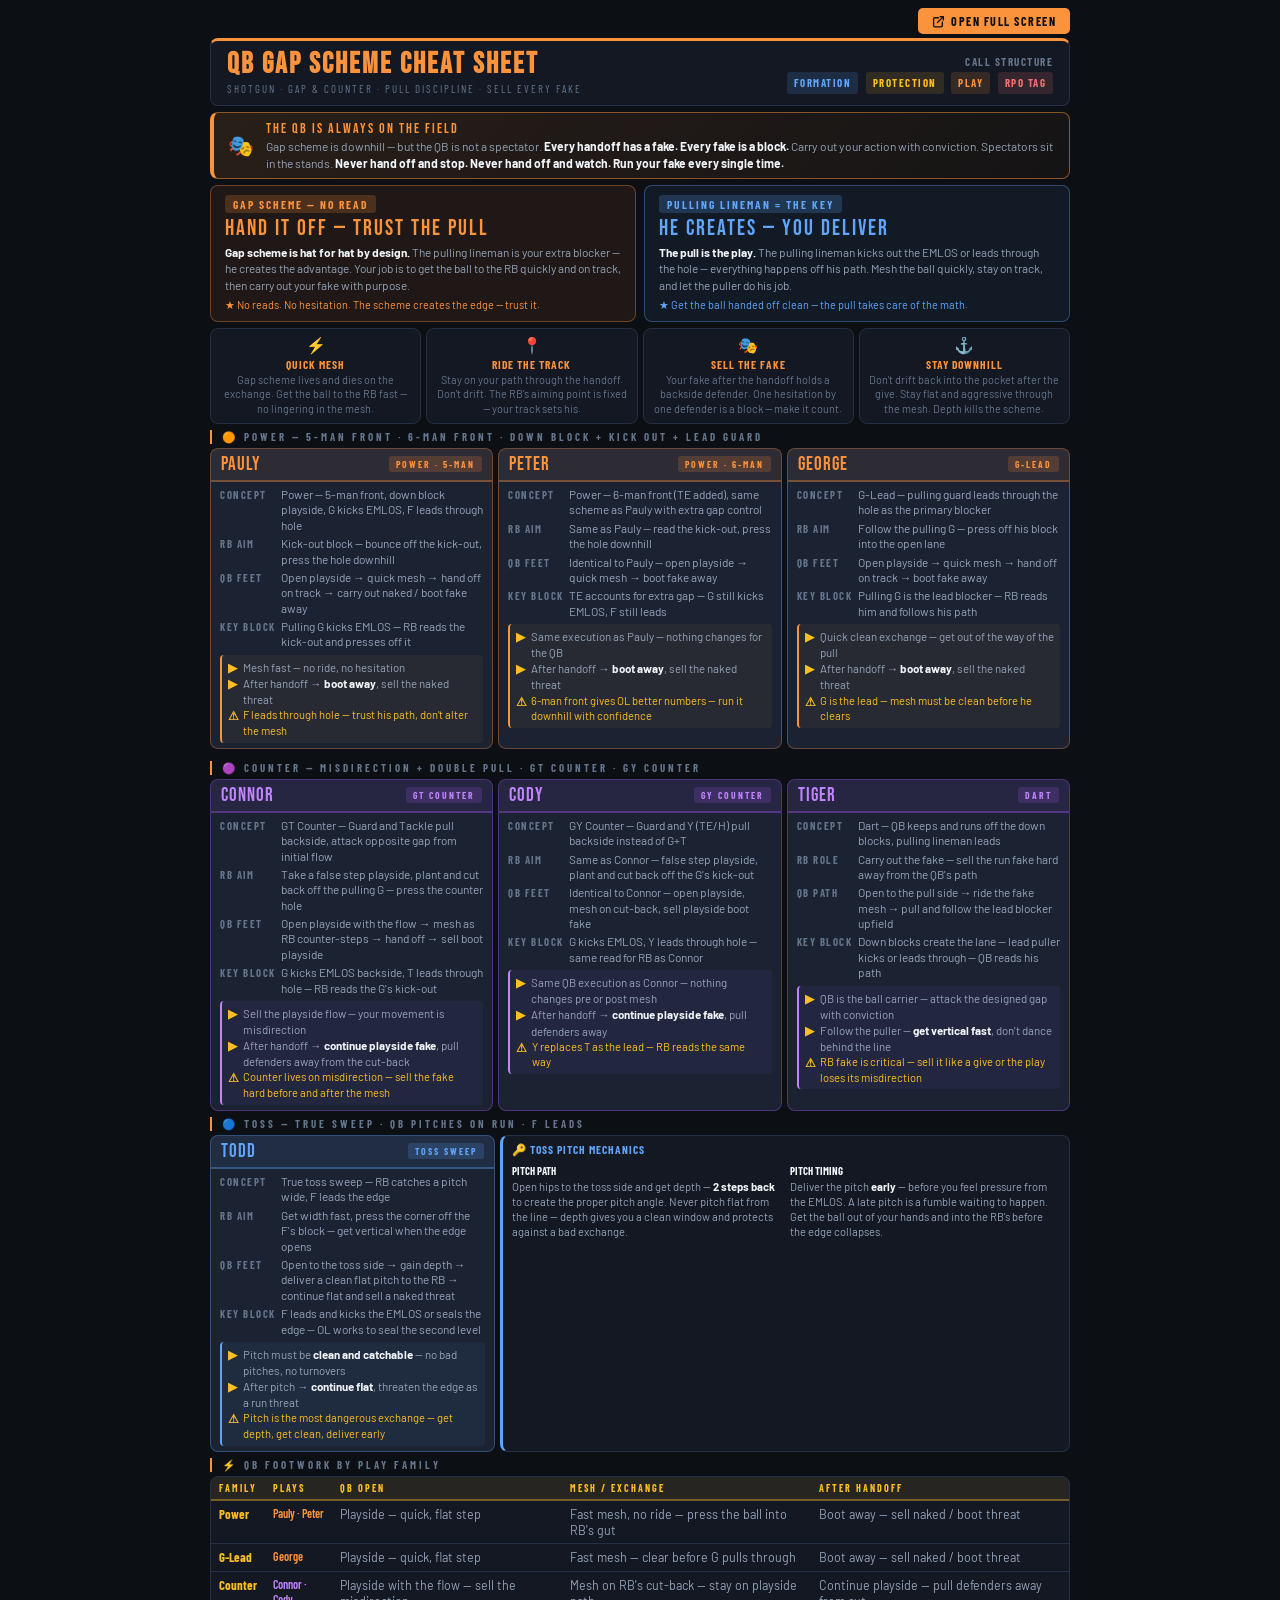
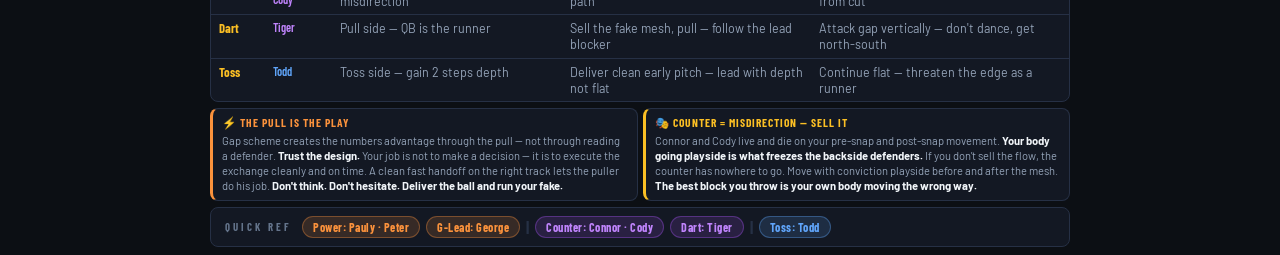
<file: play-library/qb_gap_scheme_v1.html>
<!DOCTYPE html>
<html lang="en">
<head>
<meta charset="UTF-8">
<meta name="viewport" content="width=device-width, initial-scale=1.0">
<title>QB Gap Scheme Cheat Sheet</title>
<style>
  @import url('https://fonts.googleapis.com/css2?family=Bebas+Neue&family=Barlow+Condensed:ital,wght@0,400;0,600;0,700;0,800;1,600&family=Barlow:wght@400;500;600&display=swap');

  :root {
    --bg: #0c0f14;
    --surface: #131823;
    --card: #1b2333;
    --border: #263045;
    --green: #22c55e;
    --green-bg: rgba(34,197,94,0.08);
    --green-border: rgba(34,197,94,0.35);
    --red: #f87171;
    --red-bg: rgba(248,113,113,0.08);
    --red-border: rgba(248,113,113,0.35);
    --yellow: #fbbf24;
    --yellow-bg: rgba(251,191,36,0.08);
    --orange: #fb923c;
    --orange-bg: rgba(251,146,60,0.08);
    --orange-border: rgba(251,146,60,0.35);
    --blue: #60a5fa;
    --blue-bg: rgba(96,165,250,0.08);
    --muted: #64748b;
    --light: #94a3b8;
    --white: #f1f5f9;
  }

  * { margin: 0; padding: 0; box-sizing: border-box; }

  body {
    background: var(--bg);
    color: var(--white);
    font-family: 'Barlow', sans-serif;
    font-size: 11.5px;
    padding: 8px;
  }

  .page {
    max-width: 860px;
    margin: 0 auto;
    display: flex;
    flex-direction: column;
    gap: 6px;
  }

  .header {
    display: grid;
    grid-template-columns: 1fr auto;
    align-items: center;
    background: var(--surface);
    border: 1px solid var(--border);
    border-top: 3px solid var(--orange);
    border-radius: 8px;
    padding: 10px 16px;
    gap: 16px;
  }

  .header h1 {
    font-family: 'Bebas Neue', sans-serif;
    font-size: 1.8rem;
    letter-spacing: 2px;
    color: var(--orange);
    line-height: 1;
  }

  .header p {
    font-family: 'Barlow Condensed', sans-serif;
    font-size: 0.68rem;
    letter-spacing: 2px;
    text-transform: uppercase;
    color: var(--muted);
    margin-top: 2px;
  }

  .call-structure {
    text-align: right;
    font-family: 'Barlow Condensed', sans-serif;
    font-size: 0.7rem;
    font-weight: 700;
    letter-spacing: 1.5px;
    text-transform: uppercase;
    color: var(--muted);
    line-height: 1.8;
  }

  .call-structure span {
    display: inline-block;
    padding: 1px 7px;
    border-radius: 3px;
    margin-left: 4px;
    font-size: 0.68rem;
  }

  .cs-f { background: rgba(96,165,250,0.15); color: var(--blue); }
  .cs-p { background: rgba(251,191,36,0.12); color: var(--yellow); }
  .cs-pl { background: rgba(251,146,60,0.15); color: var(--orange); }
  .cs-r { background: rgba(248,113,113,0.15); color: var(--red); }

  .core-rule {
    display: grid;
    grid-template-columns: 1fr 1fr;
    gap: 8px;
  }

  .rule-block {
    border-radius: 8px;
    padding: 9px 14px;
    display: flex;
    flex-direction: column;
    gap: 3px;
  }

  .rule-block.gap  { background: var(--orange-bg); border: 1px solid var(--orange-border); }
  .rule-block.pull { background: var(--blue-bg);   border: 1px solid rgba(96,165,250,0.35); }

  .rule-title {
    font-family: 'Bebas Neue', sans-serif;
    font-size: 1.4rem;
    letter-spacing: 2px;
    line-height: 1;
  }

  .rule-block.gap  .rule-title { color: var(--orange); }
  .rule-block.pull .rule-title { color: var(--blue); }

  .rule-trigger {
    font-family: 'Barlow Condensed', sans-serif;
    font-weight: 700;
    font-size: 0.72rem;
    letter-spacing: 2px;
    text-transform: uppercase;
    padding: 2px 8px;
    border-radius: 3px;
    display: inline-block;
    margin-bottom: 2px;
    align-self: flex-start;
  }

  .rule-block.gap  .rule-trigger { background: rgba(251,146,60,0.2);  color: var(--orange); }
  .rule-block.pull .rule-trigger { background: rgba(96,165,250,0.2);  color: var(--blue); }

  .rule-desc { font-size: 0.74rem; color: var(--light); line-height: 1.4; }
  .rule-desc strong { color: var(--white); }

  .sec-label {
    font-family: 'Barlow Condensed', sans-serif;
    font-size: 0.68rem;
    font-weight: 700;
    letter-spacing: 3px;
    text-transform: uppercase;
    color: var(--muted);
    padding-left: 10px;
    border-left: 2px solid var(--orange);
    margin-bottom: -2px;
  }

  .plays-grid {
    display: grid;
    grid-template-columns: 1fr 1fr 1fr;
    gap: 5px;
  }

  .plays-grid-4 {
    display: grid;
    grid-template-columns: 1fr 1fr 1fr 1fr;
    gap: 5px;
  }

  .pcard { background: var(--card); border-radius: 8px; overflow: hidden; }
  .pcard.gap    { border: 1px solid var(--orange-border); }
  .pcard.sweep  { border: 1px solid rgba(96,165,250,0.35); }
  .pcard.counter { border: 1px solid rgba(168,85,247,0.35); }

  .pcard-head {
    display: flex;
    align-items: center;
    justify-content: space-between;
    padding: 6px 10px;
  }

  .pcard.gap    .pcard-head { background: var(--orange-bg);              border-bottom: 2px solid var(--orange-border); }
  .pcard.sweep  .pcard-head { background: var(--blue-bg);                border-bottom: 2px solid rgba(96,165,250,0.35); }
  .pcard.counter .pcard-head { background: rgba(168,85,247,0.08);        border-bottom: 2px solid rgba(168,85,247,0.35); }

  .pname { font-family: 'Bebas Neue', sans-serif; font-size: 1.2rem; letter-spacing: 1px; line-height: 1; }
  .pcard.gap    .pname { color: var(--orange); }
  .pcard.sweep  .pname { color: var(--blue); }
  .pcard.counter .pname { color: #c084fc; }

  .pbadge {
    font-family: 'Barlow Condensed', sans-serif;
    font-size: 0.6rem;
    font-weight: 700;
    letter-spacing: 2px;
    text-transform: uppercase;
    padding: 2px 7px;
    border-radius: 3px;
  }

  .pcard.gap    .pbadge { background: rgba(251,146,60,0.18);  color: var(--orange); }
  .pcard.sweep  .pbadge { background: rgba(96,165,250,0.18);  color: var(--blue); }
  .pcard.counter .pbadge { background: rgba(168,85,247,0.18); color: #c084fc; }

  .pcard-body { padding: 5px 9px; display: flex; flex-direction: column; gap: 3px; }

  .prow { display: grid; grid-template-columns: 56px 1fr; gap: 5px; font-size: 0.74rem; line-height: 1.3; }

  .plabel {
    font-family: 'Barlow Condensed', sans-serif;
    font-weight: 700;
    font-size: 0.67rem;
    letter-spacing: 1.5px;
    text-transform: uppercase;
    color: var(--muted);
    padding-top: 1px;
  }

  .pval { color: var(--light); }

  .pdecision { margin-top: 2px; padding: 4px 6px; border-radius: 4px; font-size: 0.72rem; line-height: 1.4; }
  .pcard.gap    .pdecision { background: rgba(251,146,60,0.06);  border-left: 2px solid var(--orange); }
  .pcard.sweep  .pdecision { background: rgba(96,165,250,0.06);  border-left: 2px solid var(--blue); }
  .pcard.counter .pdecision { background: rgba(168,85,247,0.06); border-left: 2px solid #c084fc; }

  .drow { display: flex; gap: 5px; }
  .darr { color: var(--yellow); font-weight: 700; min-width: 10px; }
  .dtext { color: var(--light); }
  .dtext strong { color: var(--white); }

  .footwork { background: var(--surface); border: 1px solid var(--border); border-radius: 8px; overflow: hidden; }
  .footwork table { width: 100%; border-collapse: collapse; font-size: 0.78rem; }
  .footwork thead { background: var(--yellow-bg); border-bottom: 2px solid rgba(251,191,36,0.4); }

  .footwork th {
    font-family: 'Barlow Condensed', sans-serif;
    font-size: 0.63rem;
    font-weight: 700;
    letter-spacing: 2px;
    text-transform: uppercase;
    color: var(--yellow);
    padding: 5px 8px;
    text-align: left;
  }

  .footwork td {
    padding: 5px 8px;
    border-bottom: 1px solid var(--border);
    color: var(--light);
    line-height: 1.3;
    vertical-align: top;
  }

  .footwork tr:last-child td { border-bottom: none; }
  .footwork .fam { font-family: 'Barlow Condensed', sans-serif; font-weight: 700; font-size: 0.8rem; color: var(--yellow); }
  .footwork .plays-list { font-family: 'Barlow Condensed', sans-serif; font-weight: 600; font-size: 0.75rem; color: var(--orange); }
  .footwork .plays-list.counter { color: #c084fc; }
  .footwork .plays-list.sweep   { color: var(--blue); }

  .keys { display: grid; grid-template-columns: repeat(4, 1fr); gap: 5px; }

  .key { background: var(--surface); border: 1px solid var(--border); border-radius: 8px; padding: 6px 9px; text-align: center; }
  .key-icon { font-size: 1rem; margin-bottom: 2px; }

  .key-title {
    font-family: 'Barlow Condensed', sans-serif;
    font-weight: 700;
    font-size: 0.72rem;
    letter-spacing: 1px;
    text-transform: uppercase;
    margin-bottom: 2px;
    color: var(--orange);
  }

  .key-desc { font-size: 0.68rem; color: var(--muted); line-height: 1.35; }

  .summary {
    background: var(--surface);
    border: 1px solid var(--border);
    border-radius: 8px;
    padding: 8px 14px;
    display: flex;
    align-items: center;
    gap: 10px;
    flex-wrap: wrap;
  }

  .sum-label {
    font-family: 'Barlow Condensed', sans-serif;
    font-size: 0.68rem;
    font-weight: 700;
    letter-spacing: 3px;
    text-transform: uppercase;
    color: var(--muted);
    white-space: nowrap;
  }

  .pills { display: flex; gap: 6px; flex-wrap: wrap; align-items: center; }

  .pill {
    font-family: 'Barlow Condensed', sans-serif;
    font-size: 0.75rem;
    font-weight: 700;
    padding: 3px 10px;
    border-radius: 20px;
    letter-spacing: 0.5px;
  }

  .pill.gap     { background: rgba(251,146,60,0.15);  color: var(--orange); border: 1px solid var(--orange-border); }
  .pill.counter { background: rgba(168,85,247,0.15);  color: #c084fc;       border: 1px solid rgba(168,85,247,0.35); }
  .pill.sweep   { background: rgba(96,165,250,0.15);  color: var(--blue);   border: 1px solid rgba(96,165,250,0.35); }
  .pill-sep { color: var(--border); font-weight: 700; font-size: 1rem; }

  @media print {
    body { background: white; color: black; padding: 4px; font-size: 9.5px; }
    .pcard, .footwork, .key, .summary, .rule-block { border: 1px solid #ccc !important; }
    .page { gap: 5px; }
    @page { margin: 0.4in; size: letter; }
  }
</style>
</head>
<body>
<div class="page">

  <!-- FULL SCREEN BUTTON -->
  <div style="text-align:right;margin-bottom:-2px;">
    <a href="https://drive.google.com/file/d/14t13BNvMO4TUZ5LYCe6jW8BbRVNGTghx/view?usp=sharing" target="_blank"
      style="display:inline-flex;align-items:center;gap:6px;background:#fb923c;color:#0c0f14;font-family:'Barlow Condensed',sans-serif;font-weight:700;font-size:0.75rem;letter-spacing:1.5px;text-transform:uppercase;padding:6px 14px;border-radius:5px;text-decoration:none;">
      <svg width="13" height="13" viewBox="0 0 24 24" fill="none" stroke="#0c0f14" stroke-width="2.5" stroke-linecap="round" stroke-linejoin="round">
        <path d="M15 3h6v6M10 14L21 3M19 13v7a2 2 0 01-2 2H5a2 2 0 01-2-2V7a2 2 0 012-2h7"/>
      </svg>
      Open Full Screen
    </a>
  </div>

  <!-- HEADER -->
  <div class="header">
    <div>
      <h1>QB Gap Scheme Cheat Sheet</h1>
      <p>Shotgun · Gap & Counter · Pull Discipline · Sell Every Fake</p>
    </div>
    <div class="call-structure">
      Call Structure<br>
      <span class="cs-f">Formation</span>
      <span class="cs-p">Protection</span>
      <span class="cs-pl">Play</span>
      <span class="cs-r">RPO Tag</span>
    </div>
  </div>

  <!-- FAKE ACCOUNTABILITY BANNER -->
  <div style="background:linear-gradient(135deg,rgba(251,146,60,0.12),rgba(251,146,60,0.04));border:1px solid rgba(251,146,60,0.5);border-left:4px solid var(--orange);border-radius:8px;padding:7px 14px;display:flex;align-items:center;gap:12px;">
    <div style="font-size:1.3rem;line-height:1;">🎭</div>
    <div>
      <div style="font-family:'Bebas Neue',sans-serif;font-size:0.9rem;letter-spacing:2px;color:var(--orange);">THE QB IS ALWAYS ON THE FIELD</div>
      <div style="font-size:0.75rem;color:var(--light);line-height:1.4;margin-top:1px;">
        Gap scheme is downhill — but the QB is not a spectator. <strong style="color:var(--white);">Every handoff has a fake. Every fake is a block.</strong>
        Carry out your action with conviction. Spectators sit in the stands. <strong style="color:var(--white);">Never hand off and stop. Never hand off and watch. Run your fake every single time.</strong>
      </div>
    </div>
  </div>

  <!-- CORE RULE -->
  <div class="core-rule">
    <div class="rule-block gap">
      <div class="rule-trigger">Gap Scheme — No Read</div>
      <div class="rule-title">Hand It Off — Trust the Pull</div>
      <div class="rule-desc">
        <strong>Gap scheme is hat for hat by design.</strong> The pulling lineman is your extra blocker — he creates the advantage. Your job is to get the ball to the RB quickly and on track, then carry out your fake with purpose.
        <div style="font-size:0.68rem;color:var(--orange);margin-top:3px;">★ No reads. No hesitation. The scheme creates the edge — trust it.</div>
      </div>
    </div>
    <div class="rule-block pull">
      <div class="rule-trigger">Pulling Lineman = The Key</div>
      <div class="rule-title">He Creates — You Deliver</div>
      <div class="rule-desc">
        <strong>The pull is the play.</strong> The pulling lineman kicks out the EMLOS or leads through the hole — everything happens off his path. Mesh the ball quickly, stay on track, and let the puller do his job.
        <div style="font-size:0.68rem;color:var(--blue);margin-top:3px;">★ Get the ball handed off clean — the pull takes care of the math.</div>
      </div>
    </div>
  </div>

  <!-- KEY REMINDERS -->
  <div class="keys">
    <div class="key">
      <div class="key-icon">⚡</div>
      <div class="key-title">Quick Mesh</div>
      <div class="key-desc">Gap scheme lives and dies on the exchange. Get the ball to the RB fast — no lingering in the mesh.</div>
    </div>
    <div class="key">
      <div class="key-icon">📍</div>
      <div class="key-title">Ride the Track</div>
      <div class="key-desc">Stay on your path through the handoff. Don't drift. The RB's aiming point is fixed — your track sets his.</div>
    </div>
    <div class="key">
      <div class="key-icon">🎭</div>
      <div class="key-title">Sell the Fake</div>
      <div class="key-desc">Your fake after the handoff holds a backside defender. One hesitation by one defender is a block — make it count.</div>
    </div>
    <div class="key">
      <div class="key-icon">⚓</div>
      <div class="key-title">Stay Downhill</div>
      <div class="key-desc">Don't drift back into the pocket after the give. Stay flat and aggressive through the mesh. Depth kills the scheme.</div>
    </div>
  </div>

  <!-- POWER PLAYS -->
  <div class="sec-label">🟠 Power — 5-Man Front · 6-Man Front · Down Block + Kick Out + Lead Guard</div>
  <div class="plays-grid">

    <!-- PAULY -->
    <div class="pcard gap">
      <div class="pcard-head">
        <div class="pname">Pauly</div>
        <div class="pbadge">Power · 5-Man</div>
      </div>
      <div class="pcard-body">
        <div class="prow"><div class="plabel">Concept</div><div class="pval">Power — 5-man front, down block playside, G kicks EMLOS, F leads through hole</div></div>
        <div class="prow"><div class="plabel">RB Aim</div><div class="pval">Kick-out block — bounce off the kick-out, press the hole downhill</div></div>
        <div class="prow"><div class="plabel">QB Feet</div><div class="pval">Open playside → quick mesh → hand off on track → carry out naked / boot fake away</div></div>
        <div class="prow"><div class="plabel">Key Block</div><div class="pval">Pulling G kicks EMLOS — RB reads the kick-out and presses off it</div></div>
        <div class="pdecision">
          <div class="drow"><div class="darr">▶</div><div class="dtext">Mesh fast — no ride, no hesitation</div></div>
          <div class="drow"><div class="darr">▶</div><div class="dtext">After handoff → <strong>boot away</strong>, sell the naked threat</div></div>
          <div class="drow"><div class="darr">⚠</div><div class="dtext" style="color:var(--yellow);font-size:0.7rem;">F leads through hole — trust his path, don't alter the mesh</div></div>
        </div>
      </div>
    </div>

    <!-- PETER -->
    <div class="pcard gap">
      <div class="pcard-head">
        <div class="pname">Peter</div>
        <div class="pbadge">Power · 6-Man</div>
      </div>
      <div class="pcard-body">
        <div class="prow"><div class="plabel">Concept</div><div class="pval">Power — 6-man front (TE added), same scheme as Pauly with extra gap control</div></div>
        <div class="prow"><div class="plabel">RB Aim</div><div class="pval">Same as Pauly — read the kick-out, press the hole downhill</div></div>
        <div class="prow"><div class="plabel">QB Feet</div><div class="pval">Identical to Pauly — open playside → quick mesh → boot fake away</div></div>
        <div class="prow"><div class="plabel">Key Block</div><div class="pval">TE accounts for extra gap — G still kicks EMLOS, F still leads</div></div>
        <div class="pdecision">
          <div class="drow"><div class="darr">▶</div><div class="dtext">Same execution as Pauly — nothing changes for the QB</div></div>
          <div class="drow"><div class="darr">▶</div><div class="dtext">After handoff → <strong>boot away</strong>, sell the naked threat</div></div>
          <div class="drow"><div class="darr">⚠</div><div class="dtext" style="color:var(--yellow);font-size:0.7rem;">6-man front gives OL better numbers — run it downhill with confidence</div></div>
        </div>
      </div>
    </div>

    <!-- GEORGE -->
    <div class="pcard gap">
      <div class="pcard-head">
        <div class="pname">George</div>
        <div class="pbadge">G-Lead</div>
      </div>
      <div class="pcard-body">
        <div class="prow"><div class="plabel">Concept</div><div class="pval">G-Lead — pulling guard leads through the hole as the primary blocker</div></div>
        <div class="prow"><div class="plabel">RB Aim</div><div class="pval">Follow the pulling G — press off his block into the open lane</div></div>
        <div class="prow"><div class="plabel">QB Feet</div><div class="pval">Open playside → quick mesh → hand off on track → boot fake away</div></div>
        <div class="prow"><div class="plabel">Key Block</div><div class="pval">Pulling G is the lead blocker — RB reads him and follows his path</div></div>
        <div class="pdecision">
          <div class="drow"><div class="darr">▶</div><div class="dtext">Quick clean exchange — get out of the way of the pull</div></div>
          <div class="drow"><div class="darr">▶</div><div class="dtext">After handoff → <strong>boot away</strong>, sell the naked threat</div></div>
          <div class="drow"><div class="darr">⚠</div><div class="dtext" style="color:var(--yellow);font-size:0.7rem;">G is the lead — mesh must be clean before he clears</div></div>
        </div>
      </div>
    </div>

  </div>

  <!-- PAGE BREAK -->
  <div style="page-break-before:always;"></div>

  <!-- COUNTER PLAYS -->
  <div class="sec-label">🟣 Counter — Misdirection + Double Pull · GT Counter · GY Counter</div>
  <div class="plays-grid">

    <!-- CONNOR -->
    <div class="pcard counter">
      <div class="pcard-head">
        <div class="pname">Connor</div>
        <div class="pbadge">GT Counter</div>
      </div>
      <div class="pcard-body">
        <div class="prow"><div class="plabel">Concept</div><div class="pval">GT Counter — Guard and Tackle pull backside, attack opposite gap from initial flow</div></div>
        <div class="prow"><div class="plabel">RB Aim</div><div class="pval">Take a false step playside, plant and cut back off the pulling G — press the counter hole</div></div>
        <div class="prow"><div class="plabel">QB Feet</div><div class="pval">Open playside with the flow → mesh as RB counter-steps → hand off → sell boot playside</div></div>
        <div class="prow"><div class="plabel">Key Block</div><div class="pval">G kicks EMLOS backside, T leads through hole — RB reads the G's kick-out</div></div>
        <div class="pdecision">
          <div class="drow"><div class="darr">▶</div><div class="dtext">Sell the playside flow — your movement is misdirection</div></div>
          <div class="drow"><div class="darr">▶</div><div class="dtext">After handoff → <strong>continue playside fake</strong>, pull defenders away from the cut-back</div></div>
          <div class="drow"><div class="darr">⚠</div><div class="dtext" style="color:var(--yellow);font-size:0.7rem;">Counter lives on misdirection — sell the fake hard before and after the mesh</div></div>
        </div>
      </div>
    </div>

    <!-- CODY -->
    <div class="pcard counter">
      <div class="pcard-head">
        <div class="pname">Cody</div>
        <div class="pbadge">GY Counter</div>
      </div>
      <div class="pcard-body">
        <div class="prow"><div class="plabel">Concept</div><div class="pval">GY Counter — Guard and Y (TE/H) pull backside instead of G+T</div></div>
        <div class="prow"><div class="plabel">RB Aim</div><div class="pval">Same as Connor — false step playside, plant and cut back off the G's kick-out</div></div>
        <div class="prow"><div class="plabel">QB Feet</div><div class="pval">Identical to Connor — open playside, mesh on cut-back, sell playside boot fake</div></div>
        <div class="prow"><div class="plabel">Key Block</div><div class="pval">G kicks EMLOS, Y leads through hole — same read for RB as Connor</div></div>
        <div class="pdecision">
          <div class="drow"><div class="darr">▶</div><div class="dtext">Same QB execution as Connor — nothing changes pre or post mesh</div></div>
          <div class="drow"><div class="darr">▶</div><div class="dtext">After handoff → <strong>continue playside fake</strong>, pull defenders away</div></div>
          <div class="drow"><div class="darr">⚠</div><div class="dtext" style="color:var(--yellow);font-size:0.7rem;">Y replaces T as the lead — RB reads the same way</div></div>
        </div>
      </div>
    </div>

    <!-- TIGER -->
    <div class="pcard counter">
      <div class="pcard-head">
        <div class="pname">Tiger</div>
        <div class="pbadge">Dart</div>
      </div>
      <div class="pcard-body">
        <div class="prow"><div class="plabel">Concept</div><div class="pval">Dart — QB keeps and runs off the down blocks, pulling lineman leads</div></div>
        <div class="prow"><div class="plabel">RB Role</div><div class="pval">Carry out the fake — sell the run fake hard away from the QB's path</div></div>
        <div class="prow"><div class="plabel">QB Path</div><div class="pval">Open to the pull side → ride the fake mesh → pull and follow the lead blocker upfield</div></div>
        <div class="prow"><div class="plabel">Key Block</div><div class="pval">Down blocks create the lane — lead puller kicks or leads through — QB reads his path</div></div>
        <div class="pdecision">
          <div class="drow"><div class="darr">▶</div><div class="dtext">QB is the ball carrier — attack the designed gap with conviction</div></div>
          <div class="drow"><div class="darr">▶</div><div class="dtext">Follow the puller — <strong>get vertical fast</strong>, don't dance behind the line</div></div>
          <div class="drow"><div class="darr">⚠</div><div class="dtext" style="color:var(--yellow);font-size:0.7rem;">RB fake is critical — sell it like a give or the play loses its misdirection</div></div>
        </div>
      </div>
    </div>

  </div>

  <!-- TOSS -->
  <div class="sec-label">🔵 Toss — True Sweep · QB Pitches on Run · F Leads</div>
  <div class="plays-grid" style="grid-template-columns:1fr 2fr;">

    <!-- TODD -->
    <div class="pcard sweep">
      <div class="pcard-head">
        <div class="pname">Todd</div>
        <div class="pbadge">Toss Sweep</div>
      </div>
      <div class="pcard-body">
        <div class="prow"><div class="plabel">Concept</div><div class="pval">True toss sweep — RB catches a pitch wide, F leads the edge</div></div>
        <div class="prow"><div class="plabel">RB Aim</div><div class="pval">Get width fast, press the corner off the F's block — get vertical when the edge opens</div></div>
        <div class="prow"><div class="plabel">QB Feet</div><div class="pval">Open to the toss side → gain depth → deliver a clean flat pitch to the RB → continue flat and sell a naked threat</div></div>
        <div class="prow"><div class="plabel">Key Block</div><div class="pval">F leads and kicks the EMLOS or seals the edge — OL works to seal the second level</div></div>
        <div class="pdecision">
          <div class="drow"><div class="darr">▶</div><div class="dtext">Pitch must be <strong>clean and catchable</strong> — no bad pitches, no turnovers</div></div>
          <div class="drow"><div class="darr">▶</div><div class="dtext">After pitch → <strong>continue flat</strong>, threaten the edge as a run threat</div></div>
          <div class="drow"><div class="darr">⚠</div><div class="dtext" style="color:var(--yellow);font-size:0.7rem;">Pitch is the most dangerous exchange — get depth, get clean, deliver early</div></div>
        </div>
      </div>
    </div>

    <!-- TOSS COACHING POINTS -->
    <div style="background:var(--surface);border:1px solid var(--border);border-left:3px solid var(--blue);border-radius:8px;padding:6px 9px;display:flex;flex-direction:column;gap:6px;">
      <div style="font-family:'Barlow Condensed',sans-serif;font-weight:700;font-size:0.72rem;letter-spacing:1px;text-transform:uppercase;color:var(--blue);margin-bottom:1px;">🔑 Toss Pitch Mechanics</div>
      <div style="display:grid;grid-template-columns:1fr 1fr;gap:8px;">
        <div>
          <div style="font-family:'Barlow Condensed',sans-serif;font-weight:700;font-size:0.68rem;text-transform:uppercase;color:var(--white);margin-bottom:2px;">Pitch Path</div>
          <div style="font-size:0.7rem;color:var(--light);line-height:1.35;">Open hips to the toss side and get depth — <strong style="color:var(--white);">2 steps back</strong> to create the proper pitch angle. Never pitch flat from the line — depth gives you a clean window and protects against a bad exchange.</div>
        </div>
        <div>
          <div style="font-family:'Barlow Condensed',sans-serif;font-weight:700;font-size:0.68rem;text-transform:uppercase;color:var(--white);margin-bottom:2px;">Pitch Timing</div>
          <div style="font-size:0.7rem;color:var(--light);line-height:1.35;">Deliver the pitch <strong style="color:var(--white);">early</strong> — before you feel pressure from the EMLOS. A late pitch is a fumble waiting to happen. Get the ball out of your hands and into the RB's before the edge collapses.</div>
        </div>
      </div>
    </div>

  </div>

  <!-- FOOTWORK TABLE -->
  <div class="sec-label">⚡ QB Footwork by Play Family</div>
  <div class="footwork">
    <table>
      <thead>
        <tr>
          <th>Family</th>
          <th>Plays</th>
          <th>QB Open</th>
          <th>Mesh / Exchange</th>
          <th>After Handoff</th>
        </tr>
      </thead>
      <tbody>
        <tr>
          <td class="fam">Power</td>
          <td class="plays-list">Pauly · Peter</td>
          <td>Playside — quick, flat step</td>
          <td>Fast mesh, no ride — press the ball into RB's gut</td>
          <td>Boot away — sell naked / boot threat</td>
        </tr>
        <tr>
          <td class="fam">G-Lead</td>
          <td class="plays-list">George</td>
          <td>Playside — quick, flat step</td>
          <td>Fast mesh — clear before G pulls through</td>
          <td>Boot away — sell naked / boot threat</td>
        </tr>
        <tr>
          <td class="fam">Counter</td>
          <td class="plays-list counter">Connor · Cody</td>
          <td>Playside with the flow — sell the misdirection</td>
          <td>Mesh on RB's cut-back — stay on playside path</td>
          <td>Continue playside — pull defenders away from cut</td>
        </tr>
        <tr>
          <td class="fam">Dart</td>
          <td class="plays-list counter">Tiger</td>
          <td>Pull side — QB is the runner</td>
          <td>Sell the fake mesh, pull — follow the lead blocker</td>
          <td>Attack gap vertically — don't dance, get north-south</td>
        </tr>
        <tr>
          <td class="fam">Toss</td>
          <td class="plays-list sweep">Todd</td>
          <td>Toss side — gain 2 steps depth</td>
          <td>Deliver clean early pitch — lead with depth not flat</td>
          <td>Continue flat — threaten the edge as a runner</td>
        </tr>
      </tbody>
    </table>
  </div>

  <!-- COACHING POINTS -->
  <div style="display:grid;grid-template-columns:1fr 1fr;gap:5px;">

    <div style="background:var(--surface);border:1px solid var(--border);border-left:3px solid var(--orange);border-radius:8px;padding:6px 9px;">
      <div style="font-family:'Barlow Condensed',sans-serif;font-weight:700;font-size:0.72rem;letter-spacing:1px;text-transform:uppercase;color:var(--orange);margin-bottom:3px;">⚡ The Pull is the Play</div>
      <div style="font-size:0.7rem;color:var(--light);line-height:1.35;">Gap scheme creates the numbers advantage through the pull — not through reading a defender. <strong style="color:var(--white);">Trust the design.</strong> Your job is not to make a decision — it is to execute the exchange cleanly and on time. A clean fast handoff on the right track lets the puller do his job. <strong style="color:var(--white);">Don't think. Don't hesitate. Deliver the ball and run your fake.</strong></div>
    </div>

    <div style="background:var(--surface);border:1px solid var(--border);border-left:3px solid var(--yellow);border-radius:8px;padding:6px 9px;">
      <div style="font-family:'Barlow Condensed',sans-serif;font-weight:700;font-size:0.72rem;letter-spacing:1px;text-transform:uppercase;color:var(--yellow);margin-bottom:3px;">🎭 Counter = Misdirection — Sell It</div>
      <div style="font-size:0.7rem;color:var(--light);line-height:1.35;">Connor and Cody live and die on your pre-snap and post-snap movement. <strong style="color:var(--white);">Your body going playside is what freezes the backside defenders.</strong> If you don't sell the flow, the counter has nowhere to go. Move with conviction playside before and after the mesh. <strong style="color:var(--white);">The best block you throw is your own body moving the wrong way.</strong></div>
    </div>

  </div>

  <!-- SUMMARY -->
  <div class="summary">
    <div class="sum-label">Quick Ref</div>
    <div class="pills">
      <span class="pill gap">Power: Pauly · Peter</span>
      <span class="pill gap">G-Lead: George</span>
      <span class="pill-sep">|</span>
      <span class="pill counter">Counter: Connor · Cody</span>
      <span class="pill counter">Dart: Tiger</span>
      <span class="pill-sep">|</span>
      <span class="pill sweep">Toss: Todd</span>
    </div>
  </div>

</div>
</body>
</html>
</file>
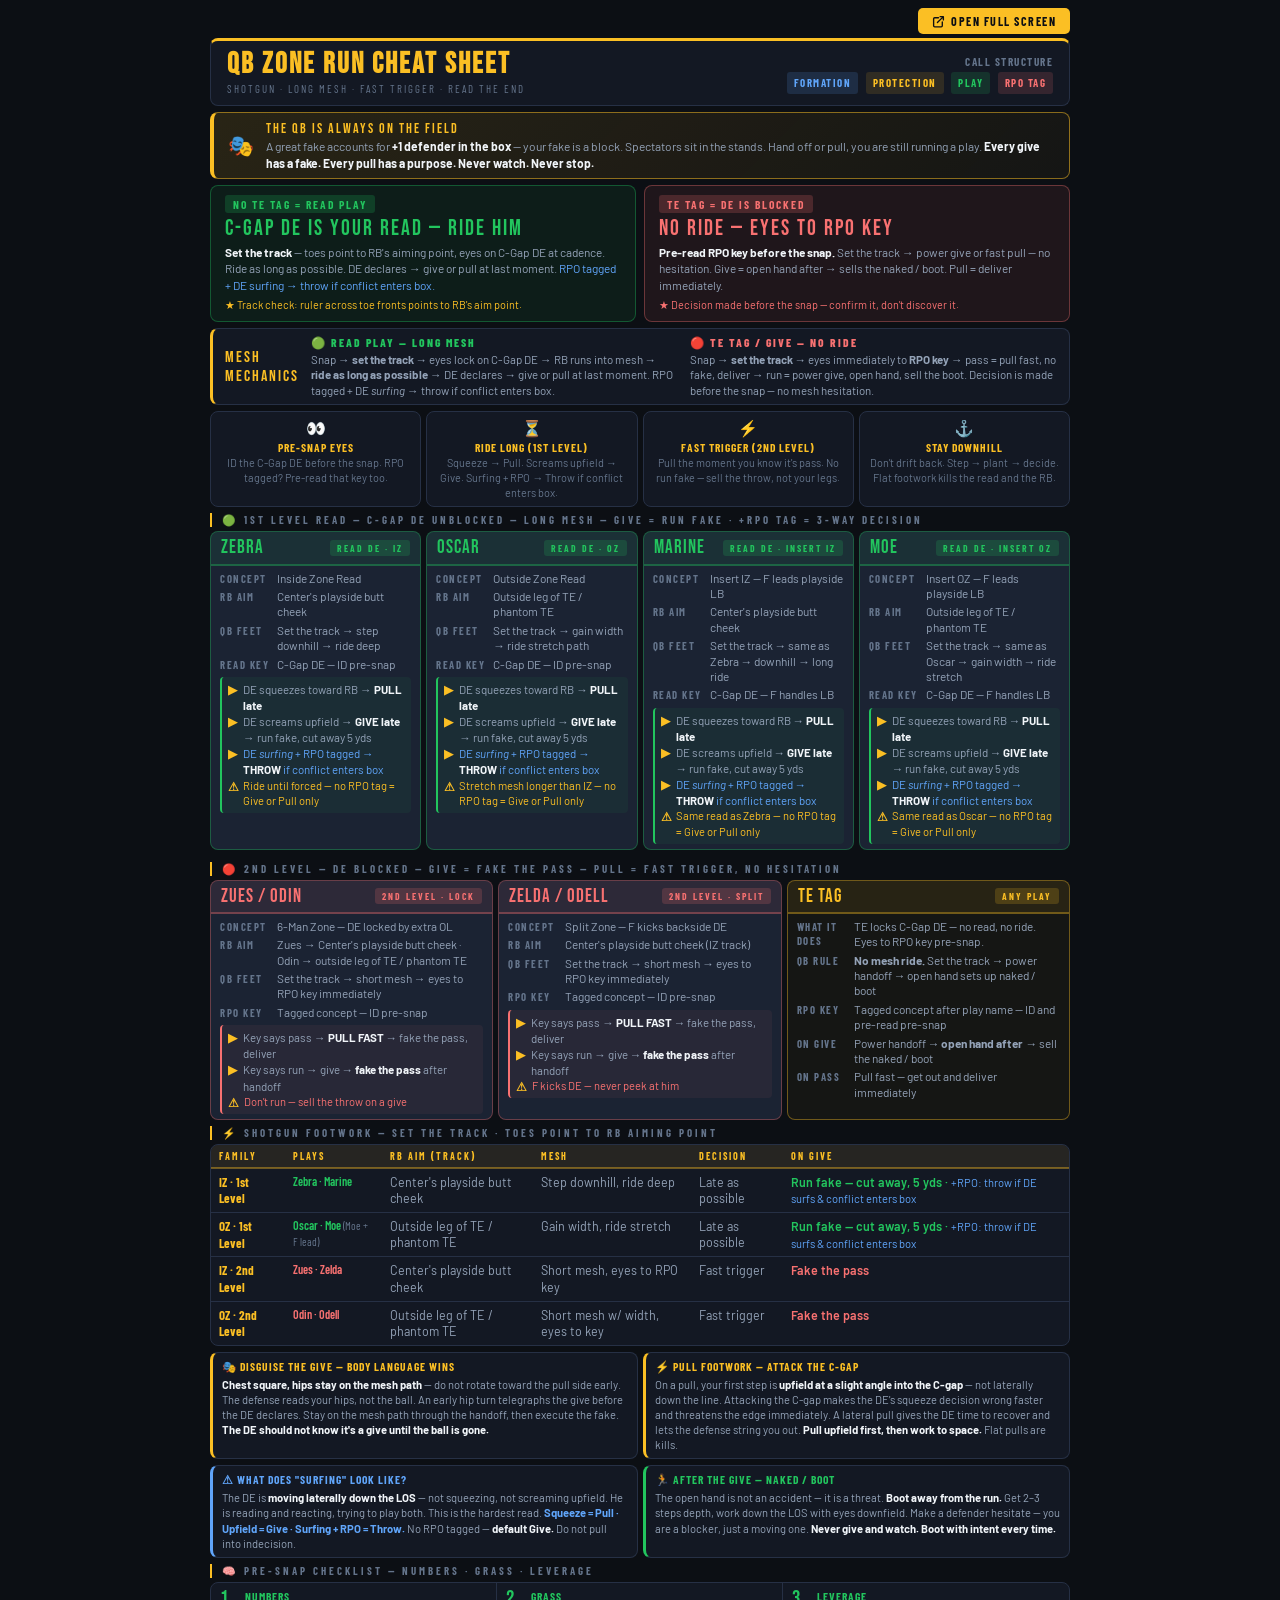
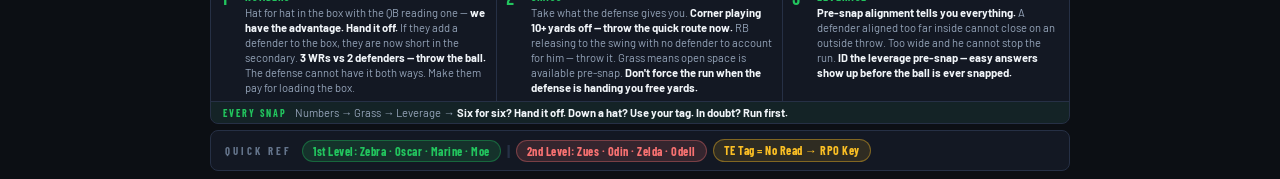
<file: play-library/qb_zone_scheme_v3.html>
<!DOCTYPE html>
<html lang="en">
<head>
<meta charset="UTF-8">
<meta name="viewport" content="width=device-width, initial-scale=1.0">
<title>QB Zone Run Cheat Sheet</title>
<style>
  @import url('https://fonts.googleapis.com/css2?family=Bebas+Neue&family=Barlow+Condensed:ital,wght@0,400;0,600;0,700;0,800;1,600&family=Barlow:wght@400;500;600&display=swap');

  :root {
    --bg: #0c0f14;
    --surface: #131823;
    --card: #1b2333;
    --border: #263045;
    --green: #22c55e;
    --green-bg: rgba(34,197,94,0.08);
    --green-border: rgba(34,197,94,0.35);
    --red: #f87171;
    --red-bg: rgba(248,113,113,0.08);
    --red-border: rgba(248,113,113,0.35);
    --yellow: #fbbf24;
    --yellow-bg: rgba(251,191,36,0.08);
    --blue: #60a5fa;
    --blue-bg: rgba(96,165,250,0.08);
    --muted: #64748b;
    --light: #94a3b8;
    --white: #f1f5f9;
  }

  * { margin: 0; padding: 0; box-sizing: border-box; }

  body {
    background: var(--bg);
    color: var(--white);
    font-family: 'Barlow', sans-serif;
    font-size: 11.5px;
    padding: 8px;
  }

  .page {
    max-width: 860px;
    margin: 0 auto;
    display: flex;
    flex-direction: column;
    gap: 6px;
  }

  .header {
    display: grid;
    grid-template-columns: 1fr auto;
    align-items: center;
    background: var(--surface);
    border: 1px solid var(--border);
    border-top: 3px solid var(--yellow);
    border-radius: 8px;
    padding: 10px 16px;
    gap: 16px;
  }

  .header h1 {
    font-family: 'Bebas Neue', sans-serif;
    font-size: 1.8rem;
    letter-spacing: 2px;
    color: var(--yellow);
    line-height: 1;
  }

  .header p {
    font-family: 'Barlow Condensed', sans-serif;
    font-size: 0.68rem;
    letter-spacing: 2px;
    text-transform: uppercase;
    color: var(--muted);
    margin-top: 2px;
  }

  .call-structure {
    text-align: right;
    font-family: 'Barlow Condensed', sans-serif;
    font-size: 0.7rem;
    font-weight: 700;
    letter-spacing: 1.5px;
    text-transform: uppercase;
    color: var(--muted);
    line-height: 1.8;
  }

  .call-structure span {
    display: inline-block;
    padding: 1px 7px;
    border-radius: 3px;
    margin-left: 4px;
    font-size: 0.68rem;
  }

  .cs-f { background: rgba(96,165,250,0.15); color: var(--blue); }
  .cs-p { background: rgba(251,191,36,0.12); color: var(--yellow); }
  .cs-pl { background: rgba(34,197,94,0.15); color: var(--green); }
  .cs-r { background: rgba(248,113,113,0.15); color: var(--red); }

  .core-rule {
    display: grid;
    grid-template-columns: 1fr 1fr;
    gap: 8px;
  }

  .rule-block {
    border-radius: 8px;
    padding: 9px 14px;
    display: flex;
    flex-direction: column;
    gap: 3px;
  }

  .rule-block.read { background: var(--green-bg); border: 1px solid var(--green-border); }
  .rule-block.rpo  { background: var(--red-bg);   border: 1px solid var(--red-border);   }

  .rule-title {
    font-family: 'Bebas Neue', sans-serif;
    font-size: 1.4rem;
    letter-spacing: 2px;
    line-height: 1;
  }

  .rule-block.read .rule-title { color: var(--green); }
  .rule-block.rpo  .rule-title { color: var(--red);   }

  .rule-trigger {
    font-family: 'Barlow Condensed', sans-serif;
    font-weight: 700;
    font-size: 0.72rem;
    letter-spacing: 2px;
    text-transform: uppercase;
    padding: 2px 8px;
    border-radius: 3px;
    display: inline-block;
    margin-bottom: 2px;
    align-self: flex-start;
  }

  .rule-block.read .rule-trigger { background: rgba(34,197,94,0.2); color: var(--green); }
  .rule-block.rpo  .rule-trigger { background: rgba(248,113,113,0.2); color: var(--red); }

  .rule-desc { font-size: 0.74rem; color: var(--light); line-height: 1.4; }
  .rule-desc strong { color: var(--white); }

  .mesh-bar {
    background: var(--surface);
    border: 1px solid var(--border);
    border-left: 3px solid var(--yellow);
    border-radius: 8px;
    padding: 6px 12px;
    display: grid;
    grid-template-columns: auto 1fr 1fr;
    gap: 12px;
    align-items: center;
  }

  .mesh-bar .mb-label {
    font-family: 'Bebas Neue', sans-serif;
    font-size: 1rem;
    letter-spacing: 2px;
    color: var(--yellow);
    white-space: nowrap;
  }

  .mesh-rule { display: flex; flex-direction: column; gap: 2px; }

  .mesh-rule .mr-head {
    font-family: 'Barlow Condensed', sans-serif;
    font-weight: 800;
    font-size: 0.72rem;
    letter-spacing: 2px;
    text-transform: uppercase;
  }

  .mesh-rule.read .mr-head { color: var(--green); }
  .mesh-rule.rpo  .mr-head { color: var(--red);   }

  .mesh-rule .mr-body { font-size: 0.72rem; color: var(--light); line-height: 1.35; }

  .sec-label {
    font-family: 'Barlow Condensed', sans-serif;
    font-size: 0.68rem;
    font-weight: 700;
    letter-spacing: 3px;
    text-transform: uppercase;
    color: var(--muted);
    padding-left: 10px;
    border-left: 2px solid var(--yellow);
    margin-bottom: -2px;
  }

  .plays-read { display: grid; grid-template-columns: 1fr 1fr 1fr; gap: 5px; }
  .plays-give { display: grid; grid-template-columns: 1fr 1fr 1fr; gap: 5px; }

  .pcard { background: var(--card); border-radius: 8px; overflow: hidden; }
  .pcard.read { border: 1px solid var(--green-border); }
  .pcard.give { border: 1px solid var(--red-border); }

  .pcard-head {
    display: flex;
    align-items: center;
    justify-content: space-between;
    padding: 6px 10px;
  }

  .pcard.read .pcard-head { background: var(--green-bg); border-bottom: 2px solid var(--green-border); }
  .pcard.give .pcard-head { background: var(--red-bg);   border-bottom: 2px solid var(--red-border);   }

  .pname { font-family: 'Bebas Neue', sans-serif; font-size: 1.2rem; letter-spacing: 1px; line-height: 1; }
  .pcard.read .pname { color: var(--green); }
  .pcard.give .pname { color: var(--red);   }

  .pbadge {
    font-family: 'Barlow Condensed', sans-serif;
    font-size: 0.6rem;
    font-weight: 700;
    letter-spacing: 2px;
    text-transform: uppercase;
    padding: 2px 7px;
    border-radius: 3px;
  }

  .pcard.read .pbadge { background: rgba(34,197,94,0.18);  color: var(--green); }
  .pcard.give .pbadge { background: rgba(248,113,113,0.18); color: var(--red);   }

  .pcard-body { padding: 5px 9px; display: flex; flex-direction: column; gap: 3px; }

  .prow { display: grid; grid-template-columns: 52px 1fr; gap: 5px; font-size: 0.74rem; line-height: 1.3; }

  .plabel {
    font-family: 'Barlow Condensed', sans-serif;
    font-weight: 700;
    font-size: 0.67rem;
    letter-spacing: 1.5px;
    text-transform: uppercase;
    color: var(--muted);
    padding-top: 1px;
  }

  .pval { color: var(--light); }

  .pdecision { margin-top: 2px; padding: 4px 6px; border-radius: 4px; font-size: 0.72rem; line-height: 1.4; }
  .pcard.read .pdecision { background: rgba(34,197,94,0.06);  border-left: 2px solid var(--green); }
  .pcard.give .pdecision { background: rgba(248,113,113,0.06); border-left: 2px solid var(--red);   }

  .drow { display: flex; gap: 5px; }
  .darr { color: var(--yellow); font-weight: 700; min-width: 10px; }
  .dtext { color: var(--light); }
  .dtext strong { color: var(--white); }

  .footwork { background: var(--surface); border: 1px solid var(--border); border-radius: 8px; overflow: hidden; }

  .footwork table { width: 100%; border-collapse: collapse; font-size: 0.78rem; }

  .footwork thead { background: var(--yellow-bg); border-bottom: 2px solid rgba(251,191,36,0.4); }

  .footwork th {
    font-family: 'Barlow Condensed', sans-serif;
    font-size: 0.63rem;
    font-weight: 700;
    letter-spacing: 2px;
    text-transform: uppercase;
    color: var(--yellow);
    padding: 5px 8px;
    text-align: left;
  }

  .footwork td {
    padding: 5px 8px;
    border-bottom: 1px solid var(--border);
    color: var(--light);
    line-height: 1.3;
    vertical-align: top;
  }

  .footwork tr:last-child td { border-bottom: none; }
  .footwork .fam { font-family: 'Barlow Condensed', sans-serif; font-weight: 700; font-size: 0.8rem; color: var(--yellow); }
  .footwork .plays-list { font-family: 'Barlow Condensed', sans-serif; font-weight: 600; font-size: 0.75rem; color: var(--green); }
  .footwork .plays-list.give { color: var(--red); }

  .keys { display: grid; grid-template-columns: repeat(4, 1fr); gap: 5px; }

  .key { background: var(--surface); border: 1px solid var(--border); border-radius: 8px; padding: 6px 9px; text-align: center; }

  .key-icon { font-size: 1rem; margin-bottom: 2px; }

  .key-title {
    font-family: 'Barlow Condensed', sans-serif;
    font-weight: 700;
    font-size: 0.72rem;
    letter-spacing: 1px;
    text-transform: uppercase;
    margin-bottom: 2px;
    color: var(--yellow);
  }

  .key-desc { font-size: 0.68rem; color: var(--muted); line-height: 1.35; }

  .summary {
    background: var(--surface);
    border: 1px solid var(--border);
    border-radius: 8px;
    padding: 8px 14px;
    display: flex;
    align-items: center;
    gap: 10px;
    flex-wrap: wrap;
  }

  .sum-label {
    font-family: 'Barlow Condensed', sans-serif;
    font-size: 0.68rem;
    font-weight: 700;
    letter-spacing: 3px;
    text-transform: uppercase;
    color: var(--muted);
    white-space: nowrap;
  }

  .pills { display: flex; gap: 6px; flex-wrap: wrap; align-items: center; }

  .pill {
    font-family: 'Barlow Condensed', sans-serif;
    font-size: 0.75rem;
    font-weight: 700;
    padding: 3px 10px;
    border-radius: 20px;
    letter-spacing: 0.5px;
  }

  .pill.read { background: rgba(34,197,94,0.15);  color: var(--green); border: 1px solid var(--green-border); }
  .pill.give { background: rgba(248,113,113,0.15); color: var(--red);   border: 1px solid var(--red-border);   }
  .pill-sep  { color: var(--border); font-weight: 700; font-size: 1rem; }

  @media print {
    body { background: white; color: black; padding: 4px; font-size: 9.5px; }
    .card, .pcard, .footwork, .key, .summary, .mesh-bar, .rule-block { border: 1px solid #ccc !important; }
    .page { gap: 5px; }
    @page { margin: 0.4in; size: letter; }
  }
</style>
</head>
<body>
<div class="page">

  <!-- FULL SCREEN BUTTON -->
  <div style="text-align:right;margin-bottom:-2px;">
    <a href="https://drive.google.com/file/d/14t13BNvMO4TUZ5LYCe6jW8BbRVNGTghx/view?usp=sharing" target="_blank"
      style="display:inline-flex;align-items:center;gap:6px;background:#fbbf24;color:#0c0f14;font-family:'Barlow Condensed',sans-serif;font-weight:700;font-size:0.75rem;letter-spacing:1.5px;text-transform:uppercase;padding:6px 14px;border-radius:5px;text-decoration:none;">
      <svg width="13" height="13" viewBox="0 0 24 24" fill="none" stroke="#0c0f14" stroke-width="2.5" stroke-linecap="round" stroke-linejoin="round">
        <path d="M15 3h6v6M10 14L21 3M19 13v7a2 2 0 01-2 2H5a2 2 0 01-2-2V7a2 2 0 012-2h7"/>
      </svg>
      Open Full Screen
    </a>
  </div>

  <!-- HEADER -->
  <div class="header">
    <div>
      <h1>QB Zone Run Cheat Sheet</h1>
      <p>Shotgun · Long Mesh · Fast Trigger · Read the End</p>
    </div>
    <div class="call-structure">
      Call Structure<br>
      <span class="cs-f">Formation</span>
      <span class="cs-p">Protection</span>
      <span class="cs-pl">Play</span>
      <span class="cs-r">RPO Tag</span>
    </div>
  </div>

  <!-- FAKE ACCOUNTABILITY BANNER -->
  <div style="background:linear-gradient(135deg,rgba(251,191,36,0.12),rgba(251,191,36,0.04));border:1px solid rgba(251,191,36,0.5);border-left:4px solid var(--yellow);border-radius:8px;padding:7px 14px;display:flex;align-items:center;gap:12px;">
    <div style="font-size:1.3rem;line-height:1;">🎭</div>
    <div>
      <div style="font-family:'Bebas Neue',sans-serif;font-size:0.9rem;letter-spacing:2px;color:var(--yellow);">THE QB IS ALWAYS ON THE FIELD</div>
      <div style="font-size:0.75rem;color:var(--light);line-height:1.4;margin-top:1px;">
        A great fake accounts for <strong style="color:var(--white);">+1 defender in the box</strong> — your fake is a block. Spectators sit in the stands.
        Hand off or pull, you are still running a play. <strong style="color:var(--white);">Every give has a fake. Every pull has a purpose. Never watch. Never stop.</strong>
      </div>
    </div>
  </div>

  <!-- CORE RULE -->
  <div class="core-rule">
    <div class="rule-block read">
      <div class="rule-trigger">No TE Tag = Read Play</div>
      <div class="rule-title">C-Gap DE is YOUR read — RIDE HIM</div>
      <div class="rule-desc">
        <strong>Set the track</strong> — toes point to RB's aiming point, eyes on C-Gap DE at cadence. Ride as long as possible. DE declares → give or pull at last moment.
        <span style="color:var(--blue);">RPO tagged + DE surfing → throw if conflict enters box.</span>
        <div style="font-size:0.68rem;color:var(--yellow);margin-top:3px;">★ Track check: ruler across toe fronts points to RB's aim point.</div>
      </div>
    </div>
    <div class="rule-block rpo">
      <div class="rule-trigger">TE Tag = DE is Blocked</div>
      <div class="rule-title">No ride — Eyes to RPO Key</div>
      <div class="rule-desc">
        <strong>Pre-read RPO key before the snap.</strong> Set the track → power give or fast pull — no hesitation.
        Give = open hand after → sells the naked / boot. Pull = deliver immediately.
        <div style="font-size:0.68rem;color:var(--red);margin-top:3px;">★ Decision made before the snap — confirm it, don't discover it.</div>
      </div>
    </div>
  </div>

  <!-- MESH MECHANIC BAR -->
  <div class="mesh-bar">
    <div class="mb-label">Mesh<br>Mechanics</div>
    <div class="mesh-rule read">
      <div class="mr-head">🟢 Read Play — Long Mesh</div>
      <div class="mr-body">
        Snap → <strong>set the track</strong> → eyes lock on C-Gap DE → RB runs into mesh → <strong>ride as long as possible</strong>
        → DE declares → give or pull at last moment. RPO tagged + DE <em>surfing</em> → throw if conflict enters box.
      </div>
    </div>
    <div class="mesh-rule rpo">
      <div class="mr-head">🔴 TE Tag / Give — No Ride</div>
      <div class="mr-body">
        Snap → <strong>set the track</strong> → eyes immediately to <strong>RPO key</strong>
        → pass = pull fast, no fake, deliver → run = power give, open hand, sell the boot.
        Decision is made before the snap — no mesh hesitation.
      </div>
    </div>
  </div>

  <!-- KEY REMINDERS -->
  <div class="keys">
    <div class="key">
      <div class="key-icon">👀</div>
      <div class="key-title">Pre-Snap Eyes</div>
      <div class="key-desc">ID the C-Gap DE before the snap. RPO tagged? Pre-read that key too.</div>
    </div>
    <div class="key">
      <div class="key-icon">⏳</div>
      <div class="key-title">Ride Long (1st Level)</div>
      <div class="key-desc">Squeeze → Pull. Screams upfield → Give. Surfing + RPO → Throw if conflict enters box.</div>
    </div>
    <div class="key">
      <div class="key-icon">⚡</div>
      <div class="key-title">Fast Trigger (2nd Level)</div>
      <div class="key-desc">Pull the moment you know it's pass. No run fake — sell the throw, not your legs.</div>
    </div>
    <div class="key">
      <div class="key-icon">⚓</div>
      <div class="key-title">Stay Downhill</div>
      <div class="key-desc">Don't drift back. Step → plant → decide. Flat footwork kills the read and the RB.</div>
    </div>
  </div>

  <!-- 1ST LEVEL READ PLAYS -->
  <div class="sec-label">🟢 1st Level Read — C-Gap DE Unblocked — LONG MESH — Give = RUN FAKE · +RPO Tag = 3-Way Decision</div>
  <div class="plays-read" style="grid-template-columns:1fr 1fr 1fr 1fr;">

    <!-- ZEBRA -->
    <div class="pcard read">
      <div class="pcard-head">
        <div class="pname">Zebra</div>
        <div class="pbadge">Read DE · IZ</div>
      </div>
      <div class="pcard-body">
        <div class="prow"><div class="plabel">Concept</div><div class="pval">Inside Zone Read</div></div>
        <div class="prow"><div class="plabel">RB Aim</div><div class="pval">Center's playside butt cheek</div></div>
        <div class="prow"><div class="plabel">QB Feet</div><div class="pval">Set the track → step downhill → ride deep</div></div>
        <div class="prow"><div class="plabel">Read Key</div><div class="pval">C-Gap DE — ID pre-snap</div></div>
        <div class="pdecision">
          <div class="drow"><div class="darr">▶</div><div class="dtext">DE squeezes toward RB → <strong>PULL late</strong></div></div>
          <div class="drow"><div class="darr">▶</div><div class="dtext">DE screams upfield → <strong>GIVE late</strong> → run fake, cut away 5 yds</div></div>
          <div class="drow"><div class="darr">▶</div><div class="dtext" style="color:var(--blue);">DE <em>surfing</em> + RPO tagged → <strong>THROW</strong> if conflict enters box</div></div>
          <div class="drow"><div class="darr">⚠</div><div class="dtext" style="color:var(--yellow);font-size:0.7rem;">Ride until forced — no RPO tag = Give or Pull only</div></div>
        </div>
      </div>
    </div>

    <!-- OSCAR -->
    <div class="pcard read">
      <div class="pcard-head">
        <div class="pname">Oscar</div>
        <div class="pbadge">Read DE · OZ</div>
      </div>
      <div class="pcard-body">
        <div class="prow"><div class="plabel">Concept</div><div class="pval">Outside Zone Read</div></div>
        <div class="prow"><div class="plabel">RB Aim</div><div class="pval">Outside leg of TE / phantom TE</div></div>
        <div class="prow"><div class="plabel">QB Feet</div><div class="pval">Set the track → gain width → ride stretch path</div></div>
        <div class="prow"><div class="plabel">Read Key</div><div class="pval">C-Gap DE — ID pre-snap</div></div>
        <div class="pdecision">
          <div class="drow"><div class="darr">▶</div><div class="dtext">DE squeezes toward RB → <strong>PULL late</strong></div></div>
          <div class="drow"><div class="darr">▶</div><div class="dtext">DE screams upfield → <strong>GIVE late</strong> → run fake, cut away 5 yds</div></div>
          <div class="drow"><div class="darr">▶</div><div class="dtext" style="color:var(--blue);">DE <em>surfing</em> + RPO tagged → <strong>THROW</strong> if conflict enters box</div></div>
          <div class="drow"><div class="darr">⚠</div><div class="dtext" style="color:var(--yellow);font-size:0.7rem;">Stretch mesh longer than IZ — no RPO tag = Give or Pull only</div></div>
        </div>
      </div>
    </div>

    <!-- MARINE -->
    <div class="pcard read">
      <div class="pcard-head">
        <div class="pname">Marine</div>
        <div class="pbadge">Read DE · Insert IZ</div>
      </div>
      <div class="pcard-body">
        <div class="prow"><div class="plabel">Concept</div><div class="pval">Insert IZ — F leads playside LB</div></div>
        <div class="prow"><div class="plabel">RB Aim</div><div class="pval">Center's playside butt cheek</div></div>
        <div class="prow"><div class="plabel">QB Feet</div><div class="pval">Set the track → same as Zebra → downhill → long ride</div></div>
        <div class="prow"><div class="plabel">Read Key</div><div class="pval">C-Gap DE — F handles LB</div></div>
        <div class="pdecision">
          <div class="drow"><div class="darr">▶</div><div class="dtext">DE squeezes toward RB → <strong>PULL late</strong></div></div>
          <div class="drow"><div class="darr">▶</div><div class="dtext">DE screams upfield → <strong>GIVE late</strong> → run fake, cut away 5 yds</div></div>
          <div class="drow"><div class="darr">▶</div><div class="dtext" style="color:var(--blue);">DE <em>surfing</em> + RPO tagged → <strong>THROW</strong> if conflict enters box</div></div>
          <div class="drow"><div class="darr">⚠</div><div class="dtext" style="color:var(--yellow);font-size:0.7rem;">Same read as Zebra — no RPO tag = Give or Pull only</div></div>
        </div>
      </div>
    </div>

    <!-- MOE -->
    <div class="pcard read">
      <div class="pcard-head">
        <div class="pname">Moe</div>
        <div class="pbadge">Read DE · Insert OZ</div>
      </div>
      <div class="pcard-body">
        <div class="prow"><div class="plabel">Concept</div><div class="pval">Insert OZ — F leads playside LB</div></div>
        <div class="prow"><div class="plabel">RB Aim</div><div class="pval">Outside leg of TE / phantom TE</div></div>
        <div class="prow"><div class="plabel">QB Feet</div><div class="pval">Set the track → same as Oscar → gain width → ride stretch</div></div>
        <div class="prow"><div class="plabel">Read Key</div><div class="pval">C-Gap DE — F handles LB</div></div>
        <div class="pdecision">
          <div class="drow"><div class="darr">▶</div><div class="dtext">DE squeezes toward RB → <strong>PULL late</strong></div></div>
          <div class="drow"><div class="darr">▶</div><div class="dtext">DE screams upfield → <strong>GIVE late</strong> → run fake, cut away 5 yds</div></div>
          <div class="drow"><div class="darr">▶</div><div class="dtext" style="color:var(--blue);">DE <em>surfing</em> + RPO tagged → <strong>THROW</strong> if conflict enters box</div></div>
          <div class="drow"><div class="darr">⚠</div><div class="dtext" style="color:var(--yellow);font-size:0.7rem;">Same read as Oscar — no RPO tag = Give or Pull only</div></div>
        </div>
      </div>
    </div>

  </div>

  <!-- PAGE BREAK -->
  <div style="page-break-before:always;"></div>

  <!-- 2ND LEVEL GIVE / RPO PLAYS -->
  <div class="sec-label">🔴 2nd Level — DE Blocked — Give = FAKE THE PASS — Pull = Fast Trigger, No Hesitation</div>
  <div class="plays-give">

    <!-- ZUES / ODIN -->
    <div class="pcard give">
      <div class="pcard-head">
        <div class="pname">Zues / Odin</div>
        <div class="pbadge">2nd Level · Lock</div>
      </div>
      <div class="pcard-body">
        <div class="prow"><div class="plabel">Concept</div><div class="pval">6-Man Zone — DE locked by extra OL</div></div>
        <div class="prow"><div class="plabel">RB Aim</div><div class="pval">Zues → Center's playside butt cheek · Odin → outside leg of TE / phantom TE</div></div>
        <div class="prow"><div class="plabel">QB Feet</div><div class="pval">Set the track → short mesh → eyes to RPO key immediately</div></div>
        <div class="prow"><div class="plabel">RPO Key</div><div class="pval">Tagged concept — ID pre-snap</div></div>
        <div class="pdecision">
          <div class="drow"><div class="darr">▶</div><div class="dtext">Key says pass → <strong>PULL FAST</strong> → fake the pass, deliver</div></div>
          <div class="drow"><div class="darr">▶</div><div class="dtext">Key says run → give → <strong>fake the pass</strong> after handoff</div></div>
          <div class="drow"><div class="darr">⚠</div><div class="dtext" style="color:var(--red);font-size:0.7rem;">Don't run — sell the throw on a give</div></div>
        </div>
      </div>
    </div>

    <!-- ZELDA / ODELL -->
    <div class="pcard give">
      <div class="pcard-head">
        <div class="pname">Zelda / Odell</div>
        <div class="pbadge">2nd Level · Split</div>
      </div>
      <div class="pcard-body">
        <div class="prow"><div class="plabel">Concept</div><div class="pval">Split Zone — F kicks backside DE</div></div>
        <div class="prow"><div class="plabel">RB Aim</div><div class="pval">Center's playside butt cheek (IZ track)</div></div>
        <div class="prow"><div class="plabel">QB Feet</div><div class="pval">Set the track → short mesh → eyes to RPO key immediately</div></div>
        <div class="prow"><div class="plabel">RPO Key</div><div class="pval">Tagged concept — ID pre-snap</div></div>
        <div class="pdecision">
          <div class="drow"><div class="darr">▶</div><div class="dtext">Key says pass → <strong>PULL FAST</strong> → fake the pass, deliver</div></div>
          <div class="drow"><div class="darr">▶</div><div class="dtext">Key says run → give → <strong>fake the pass</strong> after handoff</div></div>
          <div class="drow"><div class="darr">⚠</div><div class="dtext" style="color:var(--red);font-size:0.7rem;">F kicks DE — never peek at him</div></div>
        </div>
      </div>
    </div>

    <!-- TE TAG EXPLANATION -->
    <div class="pcard" style="border:1px solid rgba(251,191,36,0.4);background:rgba(251,191,36,0.04);">
      <div class="pcard-head" style="background:rgba(251,191,36,0.08);border-bottom:2px solid rgba(251,191,36,0.35);">
        <div class="pname" style="color:var(--yellow);">TE Tag</div>
        <div class="pbadge" style="background:rgba(251,191,36,0.18);color:var(--yellow);">Any Play</div>
      </div>
      <div class="pcard-body">
        <div class="prow"><div class="plabel">What It Does</div><div class="pval">TE locks C-Gap DE — no read, no ride. Eyes to RPO key pre-snap.</div></div>
        <div class="prow"><div class="plabel">QB Rule</div><div class="pval"><strong>No mesh ride.</strong> Set the track → power handoff → open hand sets up naked / boot</div></div>
        <div class="prow"><div class="plabel">RPO Key</div><div class="pval">Tagged concept after play name — ID and pre-read pre-snap</div></div>
        <div class="prow"><div class="plabel">On Give</div><div class="pval">Power handoff → <strong>open hand after</strong> → sell the naked / boot</div></div>
        <div class="prow"><div class="plabel">On Pass</div><div class="pval">Pull fast — get out and deliver immediately</div></div>
      </div>
    </div>

  </div>

  <!-- SHOTGUN FOOTWORK TABLE -->
  <div class="sec-label">⚡ Shotgun Footwork — Set the Track · Toes Point to RB Aiming Point</div>
  <div class="footwork">
    <table>
      <thead>
        <tr>
          <th>Family</th>
          <th>Plays</th>
          <th>RB Aim (Track)</th>
          <th>Mesh</th>
          <th>Decision</th>
          <th>On Give</th>
        </tr>
      </thead>
      <tbody>
        <tr>
          <td class="fam">IZ · 1st Level</td>
          <td class="plays-list">Zebra · Marine</td>
          <td>Center's playside butt cheek</td>
          <td>Step downhill, ride deep</td>
          <td>Late as possible</td>
          <td style="color:var(--green);font-weight:600;">Run fake — cut away, 5 yds · <span style="color:var(--blue);font-weight:400;font-size:0.7rem;">+RPO: throw if DE surfs &amp; conflict enters box</span></td>
        </tr>
        <tr>
          <td class="fam">OZ · 1st Level</td>
          <td class="plays-list">Oscar · Moe <span style="color:var(--muted);font-weight:400;font-size:0.7rem;">(Moe + F lead)</span></td>
          <td>Outside leg of TE / phantom TE</td>
          <td>Gain width, ride stretch</td>
          <td>Late as possible</td>
          <td style="color:var(--green);font-weight:600;">Run fake — cut away, 5 yds · <span style="color:var(--blue);font-weight:400;font-size:0.7rem;">+RPO: throw if DE surfs &amp; conflict enters box</span></td>
        </tr>
        <tr>
          <td class="fam">IZ · 2nd Level</td>
          <td class="plays-list give">Zues · Zelda</td>
          <td>Center's playside butt cheek</td>
          <td>Short mesh, eyes to RPO key</td>
          <td>Fast trigger</td>
          <td style="color:var(--red);font-weight:600;">Fake the pass</td>
        </tr>
        <tr>
          <td class="fam">OZ · 2nd Level</td>
          <td class="plays-list give">Odin · Odell</td>
          <td>Outside leg of TE / phantom TE</td>
          <td>Short mesh w/ width, eyes to key</td>
          <td>Fast trigger</td>
          <td style="color:var(--red);font-weight:600;">Fake the pass</td>
        </tr>
      </tbody>
    </table>
  </div>

  <!-- COACHING POINTS -->
  <div style="display:grid;grid-template-columns:1fr 1fr;gap:5px;">

    <div style="background:var(--surface);border:1px solid var(--border);border-left:3px solid var(--yellow);border-radius:8px;padding:6px 9px;">
      <div style="font-family:'Barlow Condensed',sans-serif;font-weight:700;font-size:0.72rem;letter-spacing:1px;text-transform:uppercase;color:var(--yellow);margin-bottom:3px;">🎭 Disguise the Give — Body Language Wins</div>
      <div style="font-size:0.7rem;color:var(--light);line-height:1.35;"><strong style="color:var(--white);">Chest square, hips stay on the mesh path</strong> — do not rotate toward the pull side early. The defense reads your hips, not the ball. An early hip turn telegraphs the give before the DE declares. Stay on the mesh path through the handoff, then execute the fake. <strong style="color:var(--white);">The DE should not know it's a give until the ball is gone.</strong></div>
    </div>

    <div style="background:var(--surface);border:1px solid var(--border);border-left:3px solid var(--yellow);border-radius:8px;padding:6px 9px;">
      <div style="font-family:'Barlow Condensed',sans-serif;font-weight:700;font-size:0.72rem;letter-spacing:1px;text-transform:uppercase;color:var(--yellow);margin-bottom:3px;">⚡ Pull Footwork — Attack the C-Gap</div>
      <div style="font-size:0.7rem;color:var(--light);line-height:1.35;">On a pull, your first step is <strong style="color:var(--white);">upfield at a slight angle into the C-gap</strong> — not laterally down the line. Attacking the C-gap makes the DE's squeeze decision wrong faster and threatens the edge immediately. A lateral pull gives the DE time to recover and lets the defense string you out. <strong style="color:var(--white);">Pull upfield first, then work to space.</strong> Flat pulls are kills.</div>
    </div>

  </div>

  <!-- ZONE READ DETAILS -->
  <div style="display:grid;grid-template-columns:1fr 1fr;gap:5px;">

    <div style="background:var(--surface);border:1px solid var(--border);border-left:3px solid var(--blue);border-radius:8px;padding:6px 9px;">
      <div style="font-family:'Barlow Condensed',sans-serif;font-weight:700;font-size:0.72rem;letter-spacing:1px;text-transform:uppercase;color:var(--blue);margin-bottom:3px;">⚠ What Does "Surfing" Look Like?</div>
      <div style="font-size:0.7rem;color:var(--light);line-height:1.35;">The DE is <strong style="color:var(--white);">moving laterally down the LOS</strong> — not squeezing, not screaming upfield. He is reading and reacting, trying to play both. This is the hardest read. <strong style="color:var(--blue);">Squeeze = Pull · Upfield = Give · Surfing + RPO = Throw.</strong> No RPO tagged — <strong style="color:var(--white);">default Give.</strong> Do not pull into indecision.</div>
    </div>

    <div style="background:var(--surface);border:1px solid var(--border);border-left:3px solid var(--green);border-radius:8px;padding:6px 9px;">
      <div style="font-family:'Barlow Condensed',sans-serif;font-weight:700;font-size:0.72rem;letter-spacing:1px;text-transform:uppercase;color:var(--green);margin-bottom:3px;">🏃 After the Give — Naked / Boot</div>
      <div style="font-size:0.7rem;color:var(--light);line-height:1.35;">The open hand is not an accident — it is a threat. <strong style="color:var(--white);">Boot away from the run.</strong> Get 2–3 steps depth, work down the LOS with eyes downfield. Make a defender hesitate — you are a blocker, just a moving one. <strong style="color:var(--white);">Never give and watch. Boot with intent every time.</strong></div>
    </div>

  </div>

  <!-- PRE-SNAP CHECKLIST -->
  <div class="sec-label">🧠 Pre-Snap Checklist — Numbers · Grass · Leverage</div>
  <div style="background:var(--surface);border:1px solid var(--border);border-radius:8px;overflow:hidden;">
    <div style="display:grid;grid-template-columns:1fr 1fr 1fr;border-bottom:1px solid var(--border);">

      <div style="padding:6px 9px;border-right:1px solid var(--border);display:flex;align-items:flex-start;gap:7px;">
        <div style="font-family:'Bebas Neue',sans-serif;font-size:1.3rem;color:var(--green);line-height:1;min-width:18px;">1</div>
        <div>
          <div style="font-family:'Barlow Condensed',sans-serif;font-weight:700;font-size:0.72rem;letter-spacing:1px;text-transform:uppercase;color:var(--green);margin-bottom:2px;">Numbers</div>
          <div style="font-size:0.7rem;color:var(--light);line-height:1.35;">Hat for hat in the box with the QB reading one — <strong style="color:var(--white);">we have the advantage. Hand it off.</strong> If they add a defender to the box, they are now short in the secondary. <strong style="color:var(--white);">3 WRs vs 2 defenders — throw the ball.</strong> The defense cannot have it both ways. Make them pay for loading the box.</div>
        </div>
      </div>

      <div style="padding:6px 9px;border-right:1px solid var(--border);display:flex;align-items:flex-start;gap:7px;">
        <div style="font-family:'Bebas Neue',sans-serif;font-size:1.3rem;color:var(--green);line-height:1;min-width:18px;">2</div>
        <div>
          <div style="font-family:'Barlow Condensed',sans-serif;font-weight:700;font-size:0.72rem;letter-spacing:1px;text-transform:uppercase;color:var(--green);margin-bottom:2px;">Grass</div>
          <div style="font-size:0.7rem;color:var(--light);line-height:1.35;">Take what the defense gives you. <strong style="color:var(--white);">Corner playing 10+ yards off — throw the quick route now.</strong> RB releasing to the swing with no defender to account for him — throw it. Grass means open space is available pre-snap. <strong style="color:var(--white);">Don't force the run when the defense is handing you free yards.</strong></div>
        </div>
      </div>

      <div style="padding:6px 9px;display:flex;align-items:flex-start;gap:7px;">
        <div style="font-family:'Bebas Neue',sans-serif;font-size:1.3rem;color:var(--green);line-height:1;min-width:18px;">3</div>
        <div>
          <div style="font-family:'Barlow Condensed',sans-serif;font-weight:700;font-size:0.72rem;letter-spacing:1px;text-transform:uppercase;color:var(--green);margin-bottom:2px;">Leverage</div>
          <div style="font-size:0.7rem;color:var(--light);line-height:1.35;"><strong style="color:var(--white);">Pre-snap alignment tells you everything.</strong> A defender aligned too far inside cannot close on an outside throw. Too wide and he cannot stop the run. <strong style="color:var(--white);">ID the leverage pre-snap — easy answers show up before the ball is ever snapped.</strong></div>
        </div>
      </div>

    </div>
    <div style="padding:4px 12px;background:rgba(34,197,94,0.06);display:flex;align-items:center;gap:8px;">
      <div style="font-family:'Barlow Condensed',sans-serif;font-weight:700;font-size:0.63rem;letter-spacing:2px;text-transform:uppercase;color:var(--green);">Every Snap</div>
      <div style="font-size:0.7rem;color:var(--light);">Numbers → Grass → Leverage → <strong style="color:var(--white);">Six for six? Hand it off. Down a hat? Use your tag. In doubt? Run first.</strong></div>
    </div>
  </div>

  <!-- SUMMARY -->
  <div class="summary">
    <div class="sum-label">Quick Ref</div>
    <div class="pills">
      <span class="pill read">1st Level: Zebra · Oscar · Marine · Moe</span>
      <span class="pill-sep">|</span>
      <span class="pill give">2nd Level: Zues · Odin · Zelda · Odell</span>
      <span class="pill" style="background:rgba(251,191,36,0.12);color:var(--yellow);border:1px solid rgba(251,191,36,0.4);">TE Tag = No Read → RPO Key</span>
    </div>
  </div>

</div>
</body>
</html>
</file>
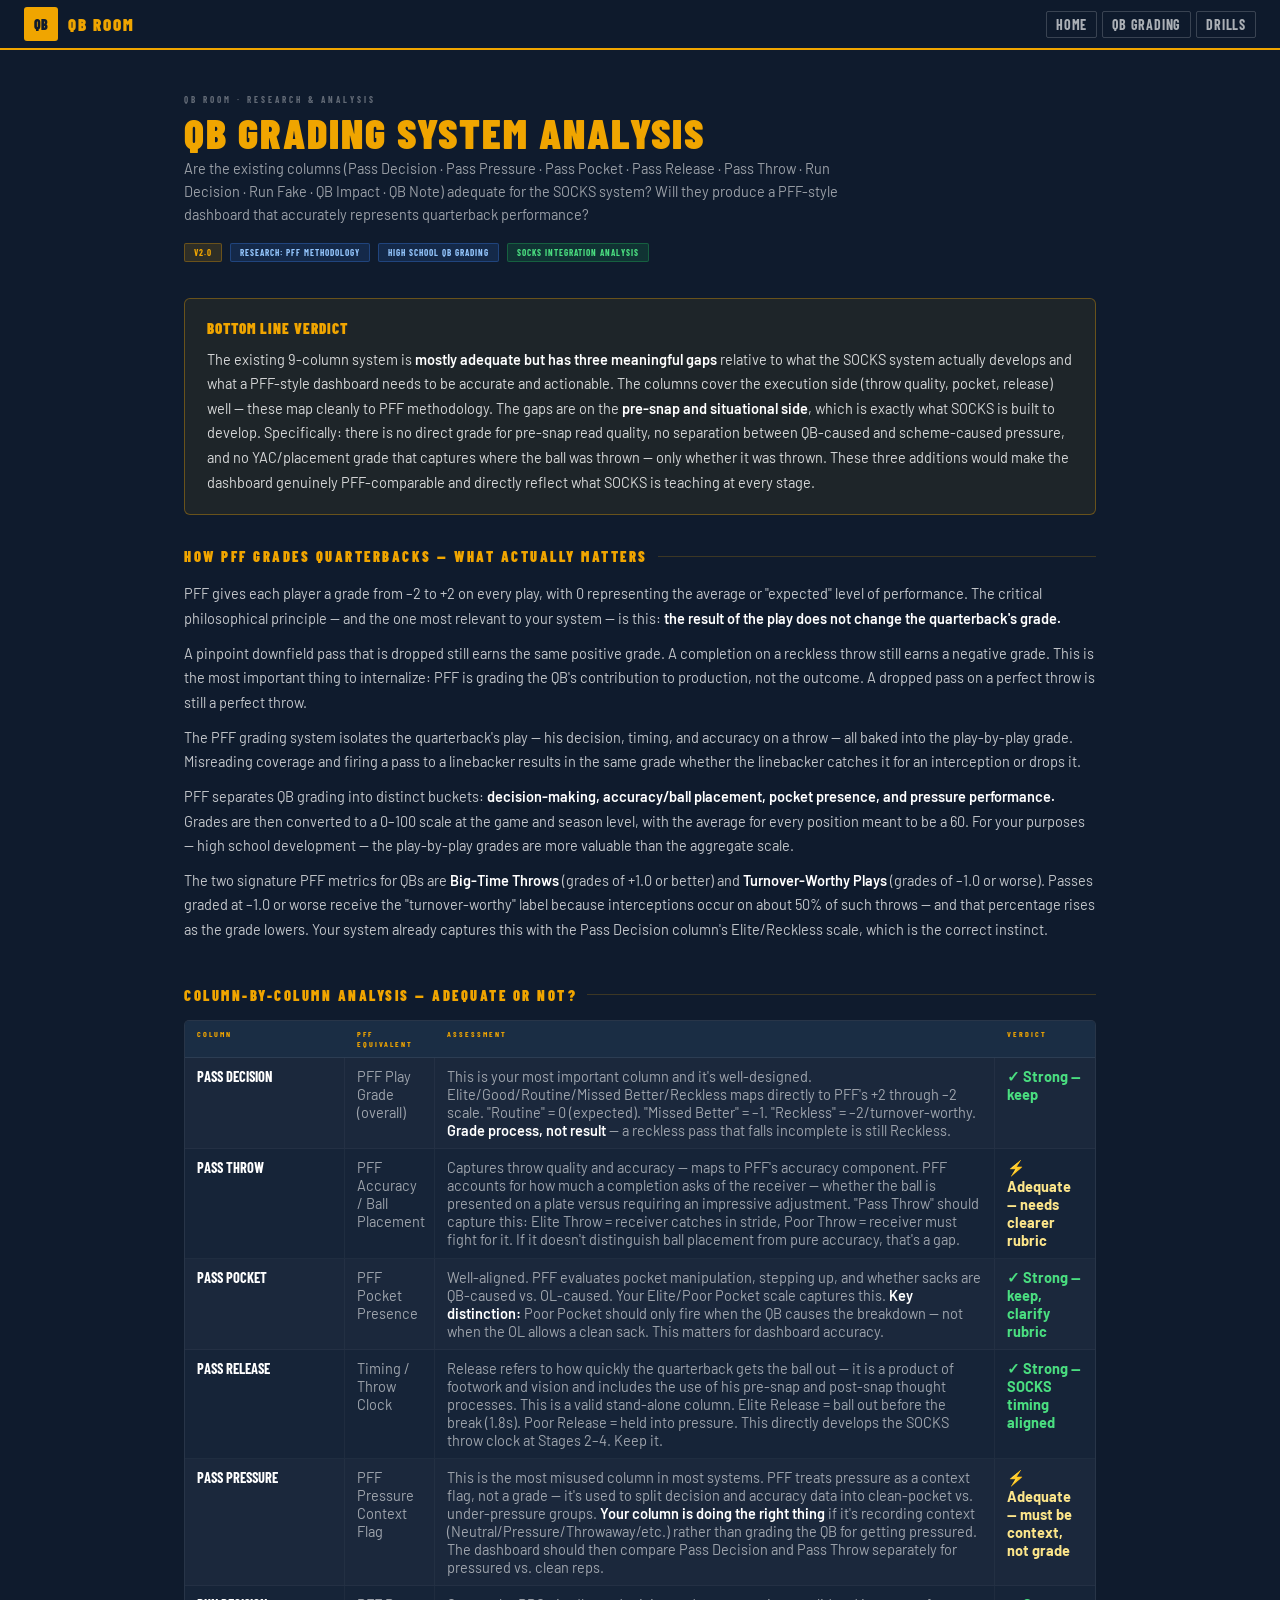
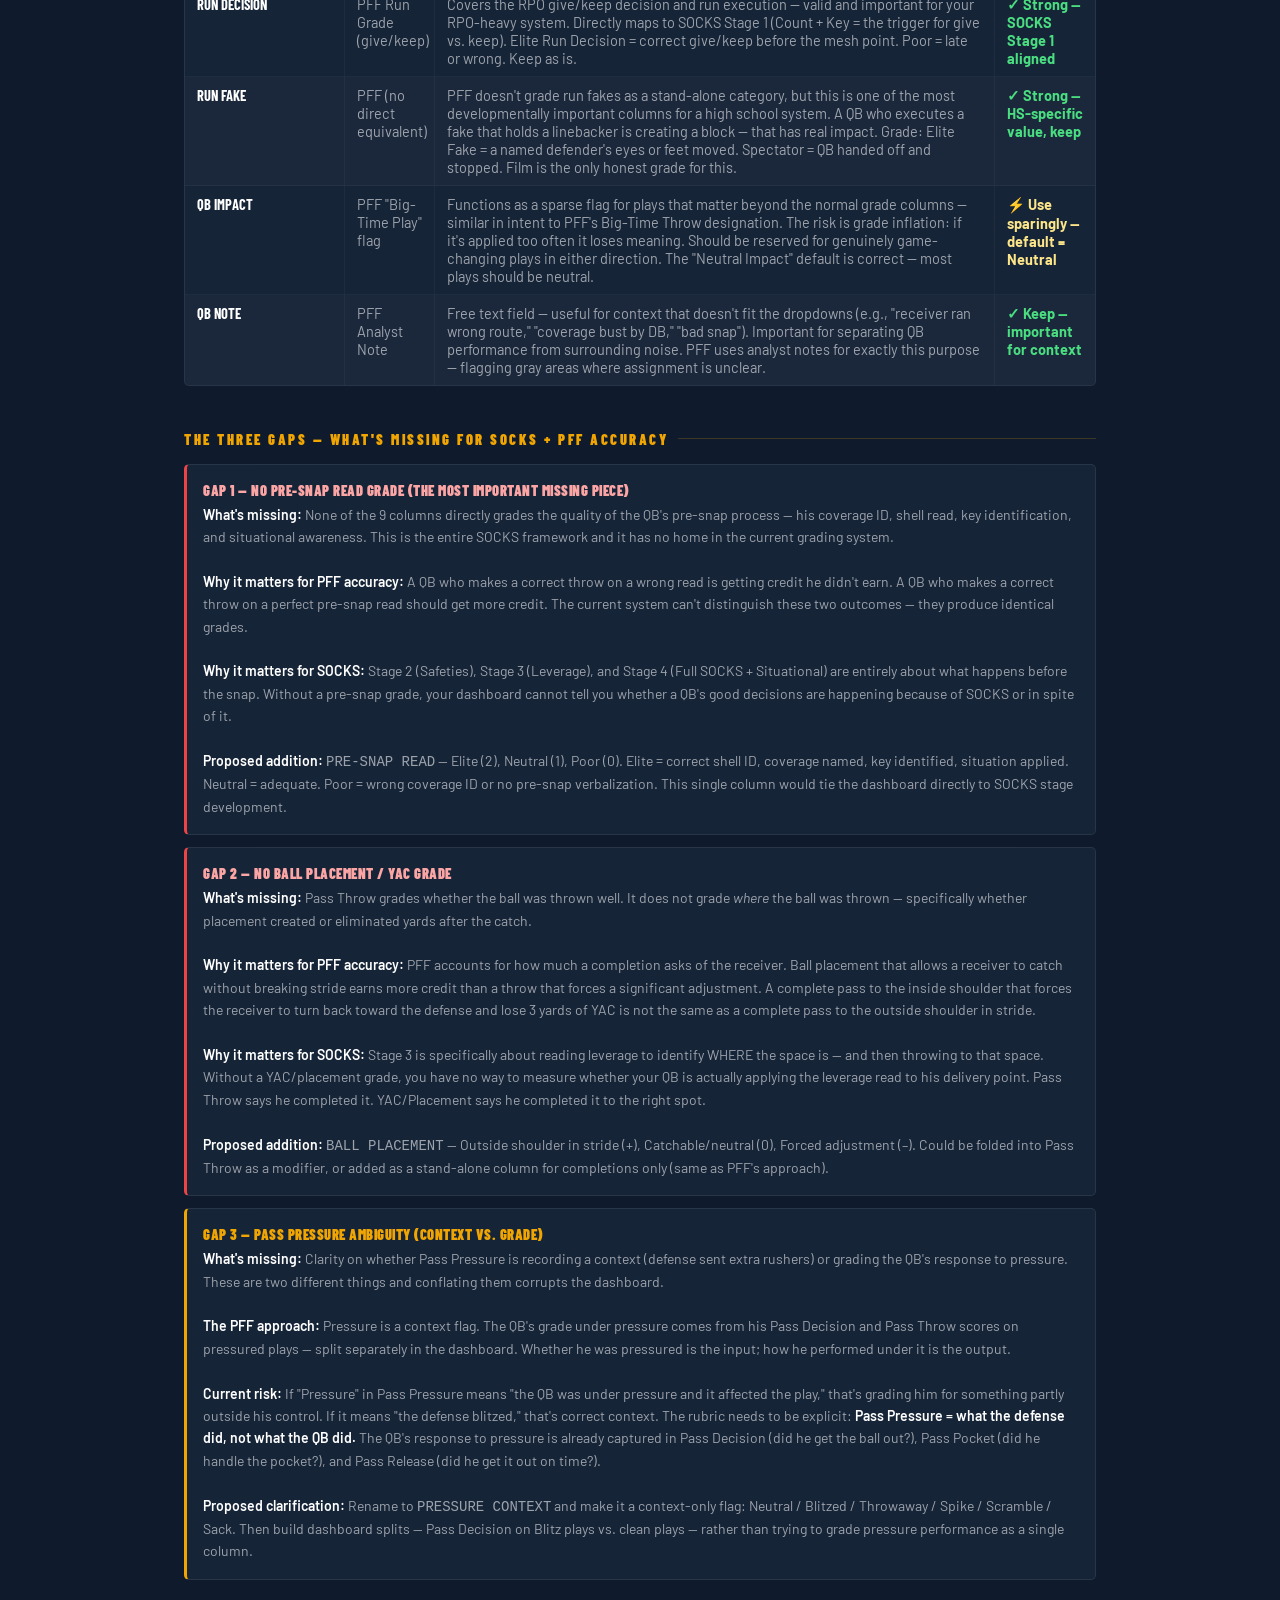
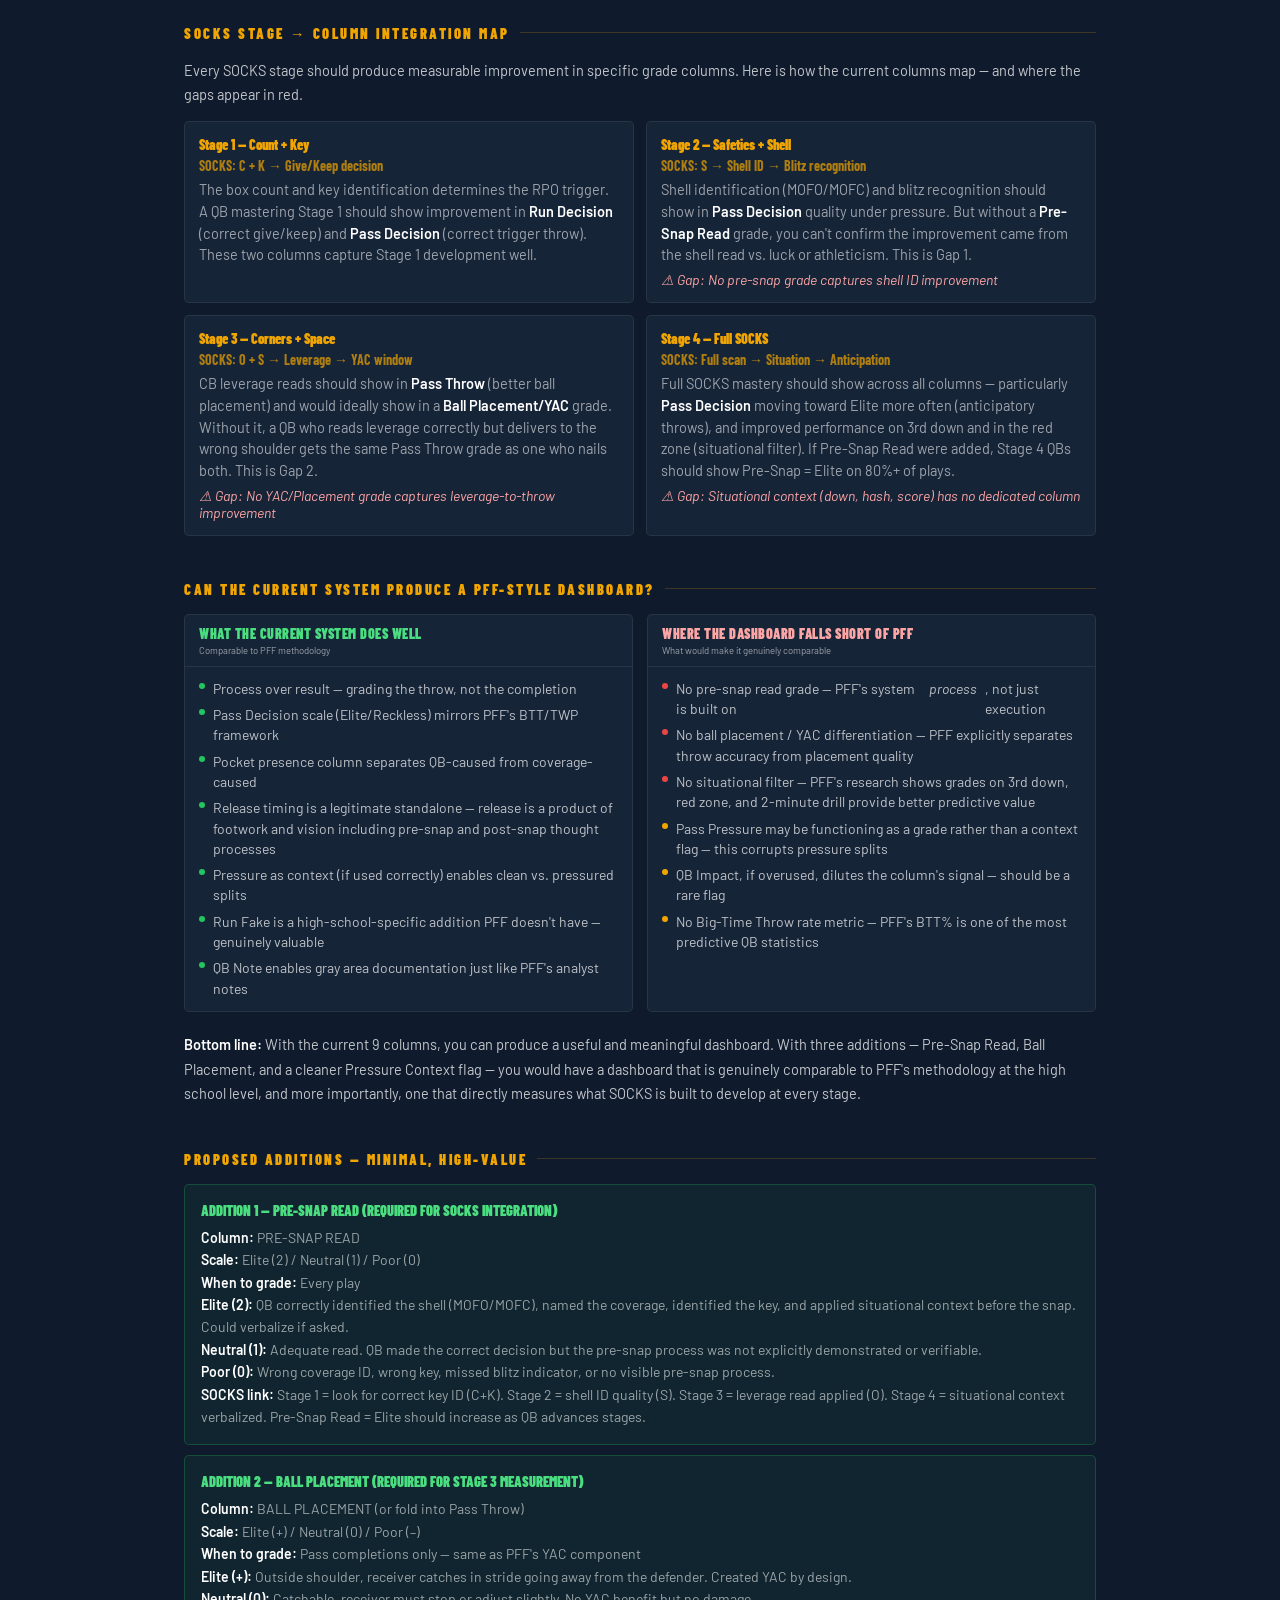
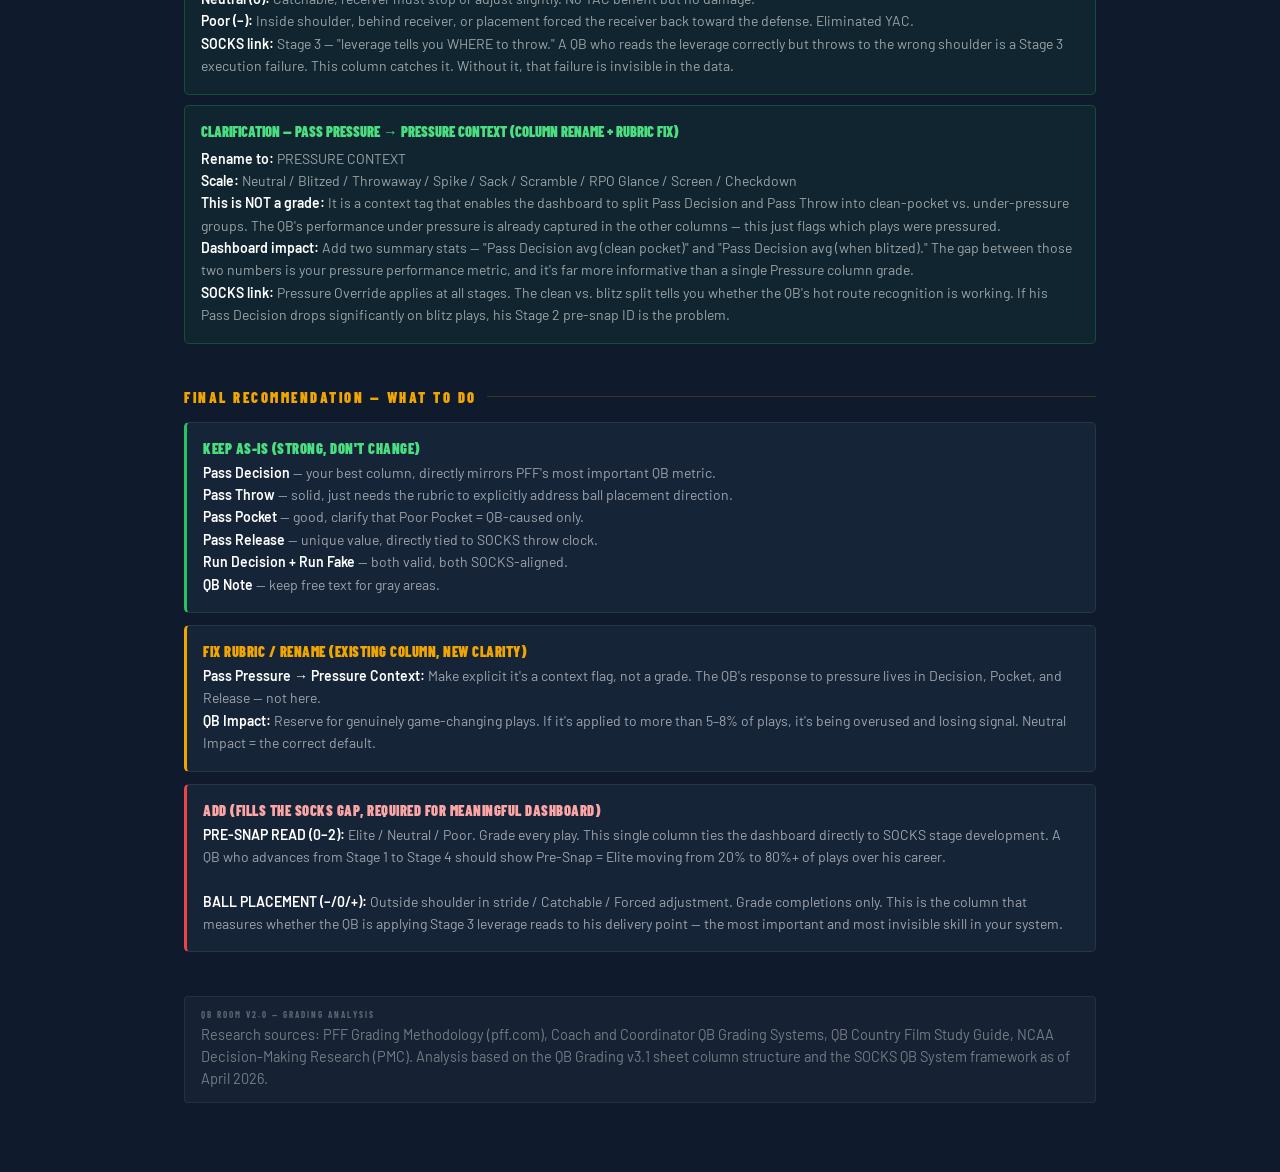
<file: qb-grading/analysis.html>
<!DOCTYPE html>
<html lang="en">
<head>
<meta charset="UTF-8">
<meta name="viewport" content="width=device-width, initial-scale=1.0">
<title>QB Grading Analysis — QB Room v2.0</title>
<link href="https://fonts.googleapis.com/css2?family=Barlow+Condensed:wght@400;600;700;900&family=Barlow:wght@400;500;600&display=swap" rel="stylesheet">
<style>
*{box-sizing:border-box;margin:0;padding:0;}
:root{
  --navy:#0f1b2d;--navy2:#162438;--navy3:#1a2d44;
  --gold:#f0a500;--white:#fff;--border:rgba(255,255,255,0.08);
  --muted:rgba(255,255,255,0.58);--bg:#f5f3ee;
  --green:#15803d;--red:#991b1b;
}
body{background:var(--navy);font-family:'Barlow',sans-serif;min-height:100vh;color:var(--white);}

.nav{background:rgba(15,27,45,0.97);border-bottom:2px solid var(--gold);padding:0 24px;display:flex;align-items:center;justify-content:space-between;height:50px;position:sticky;top:0;z-index:100;}
.nav-brand{display:flex;align-items:center;gap:10px;text-decoration:none;}
.nav-icon{width:34px;height:34px;background:var(--gold);border-radius:3px;display:flex;align-items:center;justify-content:center;font-family:'Barlow Condensed',sans-serif;font-weight:900;font-size:14px;color:var(--navy);}
.nav-title{font-family:'Barlow Condensed',sans-serif;font-weight:900;font-size:17px;color:var(--gold);letter-spacing:2px;text-transform:uppercase;}
.nav-links{display:flex;gap:5px;}
.nav-links a{font-family:'Barlow Condensed',sans-serif;font-weight:700;font-size:14px;letter-spacing:0.8px;text-transform:uppercase;color:rgba(255,255,255,0.65);text-decoration:none;padding:4px 9px;border-radius:2px;border:1px solid rgba(255,255,255,0.18);transition:all .15s;}
.nav-links a:hover{color:var(--gold);border-color:var(--gold);}

.wrap{max-width:960px;margin:0 auto;padding:44px 24px 72px;}

/* Page header */
.ph{margin-bottom:36px;}
.ph-eye{font-family:'Barlow Condensed',sans-serif;font-weight:700;font-size:9px;letter-spacing:3px;text-transform:uppercase;color:rgba(255,255,255,0.35);margin-bottom:6px;}
.ph-title{font-family:'Barlow Condensed',sans-serif;font-weight:900;font-size:clamp(26px,4vw,42px);letter-spacing:2px;text-transform:uppercase;color:var(--gold);line-height:1;margin-bottom:4px;}
.ph-sub{font-size:14.5px;color:var(--muted);line-height:1.6;max-width:700px;margin-bottom:16px;}
.ph-meta{display:flex;gap:8px;flex-wrap:wrap;}
.ph-tag{font-family:'Barlow Condensed',sans-serif;font-weight:700;font-size:9px;letter-spacing:1px;text-transform:uppercase;padding:3px 9px;border-radius:2px;}
.tag-gold{background:rgba(240,165,0,.14);color:var(--gold);border:.5px solid rgba(240,165,0,.3);}
.tag-blue{background:rgba(59,130,246,.14);color:#93c5fd;border:.5px solid rgba(59,130,246,.3);}
.tag-green{background:rgba(34,197,94,.14);color:#4ade80;border:.5px solid rgba(34,197,94,.3);}

/* Sections */
.sec{margin-bottom:44px;}
.sec-title{font-family:'Barlow Condensed',sans-serif;font-weight:900;font-size:14.5px;letter-spacing:2.5px;text-transform:uppercase;color:var(--gold);margin-bottom:16px;display:flex;align-items:center;gap:10px;}
.sec-title::after{content:'';flex:1;height:1px;background:rgba(240,165,0,0.2);}
p{font-size:14.5px;color:rgba(255,255,255,0.75);line-height:1.7;margin-bottom:10px;}
p:last-child{margin-bottom:0;}
strong{color:var(--white);font-weight:600;}

/* Summary verdict box */
.verdict{background:rgba(240,165,0,0.07);border:1.5px solid rgba(240,165,0,0.35);border-radius:6px;padding:20px 22px;margin-bottom:32px;}
.verdict-title{font-family:'Barlow Condensed',sans-serif;font-weight:900;font-size:15px;letter-spacing:1px;text-transform:uppercase;color:var(--gold);margin-bottom:10px;}
.verdict-body{font-size:14.5px;color:rgba(255,255,255,0.82);line-height:1.7;}

/* Comparison grid */
.compare{display:grid;grid-template-columns:1fr 1fr;gap:14px;margin-bottom:20px;}
.compare-col{background:var(--navy2);border:1px solid var(--border);border-radius:5px;overflow:hidden;}
.compare-head{padding:10px 14px;border-bottom:1px solid var(--border);}
.compare-head-title{font-family:'Barlow Condensed',sans-serif;font-weight:900;font-size:14px;letter-spacing:0.5px;text-transform:uppercase;}
.compare-head-sub{font-size:9.5px;color:var(--muted);margin-top:2px;}
.compare-body{padding:12px 14px;display:flex;flex-direction:column;gap:6px;}
.ci{display:flex;align-items:flex-start;gap:8px;font-size:14px;color:rgba(255,255,255,0.72);line-height:1.45;}
.ci-dot{width:6px;height:6px;border-radius:50%;flex-shrink:0;margin-top:4px;}

/* Analysis table */
.atbl{background:var(--navy2);border:1px solid var(--border);border-radius:5px;overflow:hidden;margin-bottom:16px;}
.atbl-hdr{display:grid;grid-template-columns:160px 90px 1fr 100px;gap:0;background:var(--navy3);border-bottom:1px solid var(--border);}
.atbl-hdr div{font-family:'Barlow Condensed',sans-serif;font-weight:700;font-size:8px;letter-spacing:2px;text-transform:uppercase;color:var(--gold);padding:8px 12px;}
.atbl-row{display:grid;grid-template-columns:160px 90px 1fr 100px;gap:0;border-bottom:1px solid rgba(255,255,255,0.04);}
.atbl-row:last-child{border-bottom:none;}
.atbl-row:nth-child(even){background:rgba(255,255,255,0.02);}
.atbl-row div{padding:9px 12px;font-size:14.5px;color:var(--muted);border-right:1px solid rgba(255,255,255,0.04);}
.atbl-row div:last-child{border-right:none;}
.atbl-field{font-family:'Barlow Condensed',sans-serif;font-weight:700;font-size:14px;color:var(--white)!important;}
.verdict-g{color:#4ade80!important;font-weight:700;}
.verdict-y{color:#fde68a!important;font-weight:700;}
.verdict-r{color:#fca5a5!important;font-weight:700;}

/* Recommendation cards */
.recs{display:flex;flex-direction:column;gap:12px;}
.rec{background:var(--navy2);border:1px solid var(--border);border-radius:5px;padding:16px;border-left:3px solid;}
.rec-r{border-left-color:#ef4444;}
.rec-y{border-left-color:#f0a500;}
.rec-g{border-left-color:#22c55e;}
.rec-title{font-family:'Barlow Condensed',sans-serif;font-weight:900;font-size:14.5px;letter-spacing:0.5px;text-transform:uppercase;margin-bottom:5px;}
.rec-r .rec-title{color:#fca5a5;}
.rec-y .rec-title{color:var(--gold);}
.rec-g .rec-title{color:#4ade80;}
.rec-body{font-size:14px;color:var(--muted);line-height:1.6;}
.rec-body strong{color:var(--white);}

/* SOCKS mapping */
.socks-col{display:grid;grid-template-columns:1fr 1fr;gap:12px;}
.scard{background:var(--navy2);border:1px solid var(--border);border-radius:5px;padding:14px;}
.scard-field{font-family:'Barlow Condensed',sans-serif;font-weight:900;font-size:14px;color:var(--gold);margin-bottom:4px;}
.scard-maps{font-family:'Barlow Condensed',sans-serif;font-weight:700;font-size:14px;color:rgba(240,165,0,0.7);margin-bottom:5px;}
.scard-body{font-size:14.5px;color:var(--muted);line-height:1.5;}
.scard-gap{font-size:14px;color:#fca5a5;margin-top:5px;font-style:italic;}

/* Proposed additions */
.proposed{background:rgba(34,197,94,0.06);border:1px solid rgba(34,197,94,0.25);border-radius:5px;padding:16px;margin-bottom:10px;}
.proposed-title{font-family:'Barlow Condensed',sans-serif;font-weight:900;font-size:14.5px;text-transform:uppercase;color:#4ade80;margin-bottom:8px;}
.proposed-body{font-size:14px;color:var(--muted);line-height:1.6;}
.proposed-body strong{color:var(--white);}

@media(max-width:700px){.compare,.socks-col{grid-template-columns:1fr;}.atbl-hdr,.atbl-row{grid-template-columns:1fr;}}
</style>
</head>
<body>

<div class="nav">
  <a class="nav-brand" href="../index.html"><div class="nav-icon">QB</div><div class="nav-title">QB Room</div></a>
  <nav class="nav-links">
    <a href="../index.html">Home</a>
    <a href="../qb-grading/index.html">QB Grading</a>
    <a href="../drills/drills.html">Drills</a>
  </nav>
</div>

<div class="wrap">

  <div class="ph">
    <div class="ph-eye">QB Room · Research & Analysis</div>
    <div class="ph-title">QB Grading System Analysis</div>
    <div class="ph-sub">Are the existing columns (Pass Decision · Pass Pressure · Pass Pocket · Pass Release · Pass Throw · Run Decision · Run Fake · QB Impact · QB Note) adequate for the SOCKS system? Will they produce a PFF-style dashboard that accurately represents quarterback performance?</div>
    <div class="ph-meta">
      <span class="ph-tag tag-gold">v2.0</span>
      <span class="ph-tag tag-blue">Research: PFF Methodology</span>
      <span class="ph-tag tag-blue">High School QB Grading</span>
      <span class="ph-tag tag-green">SOCKS Integration Analysis</span>
    </div>
  </div>

  <!-- EXECUTIVE SUMMARY -->
  <div class="verdict">
    <div class="verdict-title">Bottom Line Verdict</div>
    <div class="verdict-body">
      The existing 9-column system is <strong>mostly adequate but has three meaningful gaps</strong> relative to what the SOCKS system actually develops and what a PFF-style dashboard needs to be accurate and actionable. The columns cover the execution side (throw quality, pocket, release) well — these map cleanly to PFF methodology. The gaps are on the <strong>pre-snap and situational side</strong>, which is exactly what SOCKS is built to develop. Specifically: there is no direct grade for pre-snap read quality, no separation between QB-caused and scheme-caused pressure, and no YAC/placement grade that captures where the ball was thrown — only whether it was thrown. These three additions would make the dashboard genuinely PFF-comparable and directly reflect what SOCKS is teaching at every stage.
    </div>
  </div>

  <!-- HOW PFF ACTUALLY WORKS -->
  <div class="sec">
    <div class="sec-title">How PFF Grades Quarterbacks — What Actually Matters</div>
    <p>PFF gives each player a grade from –2 to +2 on every play, with 0 representing the average or "expected" level of performance. The critical philosophical principle — and the one most relevant to your system — is this: <strong>the result of the play does not change the quarterback's grade.</strong></p>
    <p>A pinpoint downfield pass that is dropped still earns the same positive grade. A completion on a reckless throw still earns a negative grade. This is the most important thing to internalize: PFF is grading the QB's contribution to production, not the outcome. A dropped pass on a perfect throw is still a perfect throw.</p>
    <p>The PFF grading system isolates the quarterback's play — his decision, timing, and accuracy on a throw — all baked into the play-by-play grade. Misreading coverage and firing a pass to a linebacker results in the same grade whether the linebacker catches it for an interception or drops it.</p>
    <p>PFF separates QB grading into distinct buckets: <strong>decision-making, accuracy/ball placement, pocket presence, and pressure performance.</strong> Grades are then converted to a 0–100 scale at the game and season level, with the average for every position meant to be a 60. For your purposes — high school development — the play-by-play grades are more valuable than the aggregate scale.</p>
    <p>The two signature PFF metrics for QBs are <strong>Big-Time Throws</strong> (grades of +1.0 or better) and <strong>Turnover-Worthy Plays</strong> (grades of –1.0 or worse). Passes graded at –1.0 or worse receive the "turnover-worthy" label because interceptions occur on about 50% of such throws — and that percentage rises as the grade lowers. Your system already captures this with the Pass Decision column's Elite/Reckless scale, which is the correct instinct.</p>
  </div>

  <!-- COLUMN-BY-COLUMN ANALYSIS -->
  <div class="sec">
    <div class="sec-title">Column-by-Column Analysis — Adequate or Not?</div>

    <div class="atbl">
      <div class="atbl-hdr">
        <div>Column</div>
        <div>PFF Equivalent</div>
        <div>Assessment</div>
        <div>Verdict</div>
      </div>
      <div class="atbl-row">
        <div class="atbl-field">PASS DECISION</div>
        <div>PFF Play Grade (overall)</div>
        <div>This is your most important column and it's well-designed. Elite/Good/Routine/Missed Better/Reckless maps directly to PFF's +2 through –2 scale. "Routine" = 0 (expected). "Missed Better" = –1. "Reckless" = –2/turnover-worthy. <strong>Grade process, not result</strong> — a reckless pass that falls incomplete is still Reckless.</div>
        <div class="verdict-g">✓ Strong — keep</div>
      </div>
      <div class="atbl-row">
        <div class="atbl-field">PASS THROW</div>
        <div>PFF Accuracy / Ball Placement</div>
        <div>Captures throw quality and accuracy — maps to PFF's accuracy component. PFF accounts for how much a completion asks of the receiver — whether the ball is presented on a plate versus requiring an impressive adjustment. "Pass Throw" should capture this: Elite Throw = receiver catches in stride, Poor Throw = receiver must fight for it. If it doesn't distinguish ball placement from pure accuracy, that's a gap.</div>
        <div class="verdict-y">⚡ Adequate — needs clearer rubric</div>
      </div>
      <div class="atbl-row">
        <div class="atbl-field">PASS POCKET</div>
        <div>PFF Pocket Presence</div>
        <div>Well-aligned. PFF evaluates pocket manipulation, stepping up, and whether sacks are QB-caused vs. OL-caused. Your Elite/Poor Pocket scale captures this. <strong>Key distinction:</strong> Poor Pocket should only fire when the QB causes the breakdown — not when the OL allows a clean sack. This matters for dashboard accuracy.</div>
        <div class="verdict-g">✓ Strong — keep, clarify rubric</div>
      </div>
      <div class="atbl-row">
        <div class="atbl-field">PASS RELEASE</div>
        <div>Timing / Throw Clock</div>
        <div>Release refers to how quickly the quarterback gets the ball out — it is a product of footwork and vision and includes the use of his pre-snap and post-snap thought processes. This is a valid stand-alone column. Elite Release = ball out before the break (1.8s). Poor Release = held into pressure. This directly develops the SOCKS throw clock at Stages 2–4. Keep it.</div>
        <div class="verdict-g">✓ Strong — SOCKS timing aligned</div>
      </div>
      <div class="atbl-row">
        <div class="atbl-field">PASS PRESSURE</div>
        <div>PFF Pressure Context Flag</div>
        <div>This is the most misused column in most systems. PFF treats pressure as a context flag, not a grade — it's used to split decision and accuracy data into clean-pocket vs. under-pressure groups. <strong>Your column is doing the right thing</strong> if it's recording context (Neutral/Pressure/Throwaway/etc.) rather than grading the QB for getting pressured. The dashboard should then compare Pass Decision and Pass Throw separately for pressured vs. clean reps.</div>
        <div class="verdict-y">⚡ Adequate — must be context, not grade</div>
      </div>
      <div class="atbl-row">
        <div class="atbl-field">RUN DECISION</div>
        <div>PFF Run Grade (give/keep)</div>
        <div>Covers the RPO give/keep decision and run execution — valid and important for your RPO-heavy system. Directly maps to SOCKS Stage 1 (Count + Key = the trigger for give vs. keep). Elite Run Decision = correct give/keep before the mesh point. Poor = late or wrong. Keep as is.</div>
        <div class="verdict-g">✓ Strong — SOCKS Stage 1 aligned</div>
      </div>
      <div class="atbl-row">
        <div class="atbl-field">RUN FAKE</div>
        <div>PFF (no direct equivalent)</div>
        <div>PFF doesn't grade run fakes as a stand-alone category, but this is one of the most developmentally important columns for a high school system. A QB who executes a fake that holds a linebacker is creating a block — that has real impact. Grade: Elite Fake = a named defender's eyes or feet moved. Spectator = QB handed off and stopped. Film is the only honest grade for this.</div>
        <div class="verdict-g">✓ Strong — HS-specific value, keep</div>
      </div>
      <div class="atbl-row">
        <div class="atbl-field">QB IMPACT</div>
        <div>PFF "Big-Time Play" flag</div>
        <div>Functions as a sparse flag for plays that matter beyond the normal grade columns — similar in intent to PFF's Big-Time Throw designation. The risk is grade inflation: if it's applied too often it loses meaning. Should be reserved for genuinely game-changing plays in either direction. The "Neutral Impact" default is correct — most plays should be neutral.</div>
        <div class="verdict-y">⚡ Use sparingly — default = Neutral</div>
      </div>
      <div class="atbl-row">
        <div class="atbl-field">QB NOTE</div>
        <div>PFF Analyst Note</div>
        <div>Free text field — useful for context that doesn't fit the dropdowns (e.g., "receiver ran wrong route," "coverage bust by DB," "bad snap"). Important for separating QB performance from surrounding noise. PFF uses analyst notes for exactly this purpose — flagging gray areas where assignment is unclear.</div>
        <div class="verdict-g">✓ Keep — important for context</div>
      </div>
    </div>
  </div>

  <!-- THE GAPS -->
  <div class="sec">
    <div class="sec-title">The Three Gaps — What's Missing for SOCKS + PFF Accuracy</div>

    <div class="recs">

      <div class="rec rec-r">
        <div class="rec-title">Gap 1 — No Pre-Snap Read Grade (the most important missing piece)</div>
        <div class="rec-body">
          <strong>What's missing:</strong> None of the 9 columns directly grades the quality of the QB's pre-snap process — his coverage ID, shell read, key identification, and situational awareness. This is the entire SOCKS framework and it has no home in the current grading system.<br><br>
          <strong>Why it matters for PFF accuracy:</strong> A QB who makes a correct throw on a wrong read is getting credit he didn't earn. A QB who makes a correct throw on a perfect pre-snap read should get more credit. The current system can't distinguish these two outcomes — they produce identical grades.<br><br>
          <strong>Why it matters for SOCKS:</strong> Stage 2 (Safeties), Stage 3 (Leverage), and Stage 4 (Full SOCKS + Situational) are entirely about what happens before the snap. Without a pre-snap grade, your dashboard cannot tell you whether a QB's good decisions are happening because of SOCKS or in spite of it.<br><br>
          <strong>Proposed addition:</strong> <code>PRE-SNAP READ</code> — Elite (2), Neutral (1), Poor (0). Elite = correct shell ID, coverage named, key identified, situation applied. Neutral = adequate. Poor = wrong coverage ID or no pre-snap verbalization. This single column would tie the dashboard directly to SOCKS stage development.
        </div>
      </div>

      <div class="rec rec-r">
        <div class="rec-title">Gap 2 — No Ball Placement / YAC Grade</div>
        <div class="rec-body">
          <strong>What's missing:</strong> Pass Throw grades whether the ball was thrown well. It does not grade <em>where</em> the ball was thrown — specifically whether placement created or eliminated yards after the catch.<br><br>
          <strong>Why it matters for PFF accuracy:</strong> PFF accounts for how much a completion asks of the receiver. Ball placement that allows a receiver to catch without breaking stride earns more credit than a throw that forces a significant adjustment. A complete pass to the inside shoulder that forces the receiver to turn back toward the defense and lose 3 yards of YAC is not the same as a complete pass to the outside shoulder in stride.<br><br>
          <strong>Why it matters for SOCKS:</strong> Stage 3 is specifically about reading leverage to identify WHERE the space is — and then throwing to that space. Without a YAC/placement grade, you have no way to measure whether your QB is actually applying the leverage read to his delivery point. Pass Throw says he completed it. YAC/Placement says he completed it to the right spot.<br><br>
          <strong>Proposed addition:</strong> <code>BALL PLACEMENT</code> — Outside shoulder in stride (+), Catchable/neutral (0), Forced adjustment (–). Could be folded into Pass Throw as a modifier, or added as a stand-alone column for completions only (same as PFF's approach).
        </div>
      </div>

      <div class="rec rec-y">
        <div class="rec-title">Gap 3 — Pass Pressure Ambiguity (context vs. grade)</div>
        <div class="rec-body">
          <strong>What's missing:</strong> Clarity on whether Pass Pressure is recording a context (defense sent extra rushers) or grading the QB's response to pressure. These are two different things and conflating them corrupts the dashboard.<br><br>
          <strong>The PFF approach:</strong> Pressure is a context flag. The QB's grade under pressure comes from his Pass Decision and Pass Throw scores on pressured plays — split separately in the dashboard. Whether he was pressured is the input; how he performed under it is the output.<br><br>
          <strong>Current risk:</strong> If "Pressure" in Pass Pressure means "the QB was under pressure and it affected the play," that's grading him for something partly outside his control. If it means "the defense blitzed," that's correct context. The rubric needs to be explicit: <strong>Pass Pressure = what the defense did, not what the QB did.</strong> The QB's response to pressure is already captured in Pass Decision (did he get the ball out?), Pass Pocket (did he handle the pocket?), and Pass Release (did he get it out on time?).<br><br>
          <strong>Proposed clarification:</strong> Rename to <code>PRESSURE CONTEXT</code> and make it a context-only flag: Neutral / Blitzed / Throwaway / Spike / Scramble / Sack. Then build dashboard splits — Pass Decision on Blitz plays vs. clean plays — rather than trying to grade pressure performance as a single column.
        </div>
      </div>

    </div>
  </div>

  <!-- SOCKS INTEGRATION MAP -->
  <div class="sec">
    <div class="sec-title">SOCKS Stage → Column Integration Map</div>
    <p style="margin-bottom:14px;">Every SOCKS stage should produce measurable improvement in specific grade columns. Here is how the current columns map — and where the gaps appear in red.</p>
    <div class="socks-col">
      <div class="scard">
        <div class="scard-field">Stage 1 — Count + Key</div>
        <div class="scard-maps">SOCKS: C + K → Give/Keep decision</div>
        <div class="scard-body">The box count and key identification determines the RPO trigger. A QB mastering Stage 1 should show improvement in <strong>Run Decision</strong> (correct give/keep) and <strong>Pass Decision</strong> (correct trigger throw). These two columns capture Stage 1 development well.</div>
      </div>
      <div class="scard">
        <div class="scard-field">Stage 2 — Safeties + Shell</div>
        <div class="scard-maps">SOCKS: S → Shell ID → Blitz recognition</div>
        <div class="scard-body">Shell identification (MOFO/MOFC) and blitz recognition should show in <strong>Pass Decision</strong> quality under pressure. But without a <strong>Pre-Snap Read</strong> grade, you can't confirm the improvement came from the shell read vs. luck or athleticism. This is Gap 1.</div>
        <div class="scard-gap">⚠ Gap: No pre-snap grade captures shell ID improvement</div>
      </div>
      <div class="scard">
        <div class="scard-field">Stage 3 — Corners + Space</div>
        <div class="scard-maps">SOCKS: O + S → Leverage → YAC window</div>
        <div class="scard-body">CB leverage reads should show in <strong>Pass Throw</strong> (better ball placement) and would ideally show in a <strong>Ball Placement/YAC</strong> grade. Without it, a QB who reads leverage correctly but delivers to the wrong shoulder gets the same Pass Throw grade as one who nails both. This is Gap 2.</div>
        <div class="scard-gap">⚠ Gap: No YAC/Placement grade captures leverage-to-throw improvement</div>
      </div>
      <div class="scard">
        <div class="scard-field">Stage 4 — Full SOCKS</div>
        <div class="scard-maps">SOCKS: Full scan → Situation → Anticipation</div>
        <div class="scard-body">Full SOCKS mastery should show across all columns — particularly <strong>Pass Decision</strong> moving toward Elite more often (anticipatory throws), and improved performance on 3rd down and in the red zone (situational filter). If Pre-Snap Read were added, Stage 4 QBs should show Pre-Snap = Elite on 80%+ of plays.</div>
        <div class="scard-gap">⚠ Gap: Situational context (down, hash, score) has no dedicated column</div>
      </div>
    </div>
  </div>

  <!-- PFF-STYLE DASHBOARD ASSESSMENT -->
  <div class="sec">
    <div class="sec-title">Can the Current System Produce a PFF-Style Dashboard?</div>

    <div class="compare" style="margin-bottom:20px;">
      <div class="compare-col">
        <div class="compare-head">
          <div class="compare-head-title" style="color:#4ade80;">What the Current System Does Well</div>
          <div class="compare-head-sub">Comparable to PFF methodology</div>
        </div>
        <div class="compare-body">
          <div class="ci"><div class="ci-dot" style="background:#22c55e;"></div>Process over result — grading the throw, not the completion</div>
          <div class="ci"><div class="ci-dot" style="background:#22c55e;"></div>Pass Decision scale (Elite/Reckless) mirrors PFF's BTT/TWP framework</div>
          <div class="ci"><div class="ci-dot" style="background:#22c55e;"></div>Pocket presence column separates QB-caused from coverage-caused</div>
          <div class="ci"><div class="ci-dot" style="background:#22c55e;"></div>Release timing is a legitimate standalone — release is a product of footwork and vision including pre-snap and post-snap thought processes</div>
          <div class="ci"><div class="ci-dot" style="background:#22c55e;"></div>Pressure as context (if used correctly) enables clean vs. pressured splits</div>
          <div class="ci"><div class="ci-dot" style="background:#22c55e;"></div>Run Fake is a high-school-specific addition PFF doesn't have — genuinely valuable</div>
          <div class="ci"><div class="ci-dot" style="background:#22c55e;"></div>QB Note enables gray area documentation just like PFF's analyst notes</div>
        </div>
      </div>
      <div class="compare-col">
        <div class="compare-head">
          <div class="compare-head-title" style="color:#fca5a5;">Where the Dashboard Falls Short of PFF</div>
          <div class="compare-head-sub">What would make it genuinely comparable</div>
        </div>
        <div class="compare-body">
          <div class="ci"><div class="ci-dot" style="background:#ef4444;"></div>No pre-snap read grade — PFF's system is built on <em>process</em>, not just execution</div>
          <div class="ci"><div class="ci-dot" style="background:#ef4444;"></div>No ball placement / YAC differentiation — PFF explicitly separates throw accuracy from placement quality</div>
          <div class="ci"><div class="ci-dot" style="background:#ef4444;"></div>No situational filter — PFF's research shows grades on 3rd down, red zone, and 2-minute drill provide better predictive value</div>
          <div class="ci"><div class="ci-dot" style="background:#f0a500;"></div>Pass Pressure may be functioning as a grade rather than a context flag — this corrupts pressure splits</div>
          <div class="ci"><div class="ci-dot" style="background:#f0a500;"></div>QB Impact, if overused, dilutes the column's signal — should be a rare flag</div>
          <div class="ci"><div class="ci-dot" style="background:#f0a500;"></div>No Big-Time Throw rate metric — PFF's BTT% is one of the most predictive QB statistics</div>
        </div>
      </div>
    </div>

    <p><strong>Bottom line:</strong> With the current 9 columns, you can produce a useful and meaningful dashboard. With three additions — Pre-Snap Read, Ball Placement, and a cleaner Pressure Context flag — you would have a dashboard that is genuinely comparable to PFF's methodology at the high school level, and more importantly, one that directly measures what SOCKS is built to develop at every stage.</p>
  </div>

  <!-- PROPOSED ADDITIONS -->
  <div class="sec">
    <div class="sec-title">Proposed Additions — Minimal, High-Value</div>

    <div class="proposed">
      <div class="proposed-title">Addition 1 — PRE-SNAP READ (required for SOCKS integration)</div>
      <div class="proposed-body">
        <strong>Column:</strong> PRE-SNAP READ<br>
        <strong>Scale:</strong> Elite (2) / Neutral (1) / Poor (0)<br>
        <strong>When to grade:</strong> Every play<br>
        <strong>Elite (2):</strong> QB correctly identified the shell (MOFO/MOFC), named the coverage, identified the key, and applied situational context before the snap. Could verbalize if asked.<br>
        <strong>Neutral (1):</strong> Adequate read. QB made the correct decision but the pre-snap process was not explicitly demonstrated or verifiable.<br>
        <strong>Poor (0):</strong> Wrong coverage ID, wrong key, missed blitz indicator, or no visible pre-snap process.<br>
        <strong>SOCKS link:</strong> Stage 1 = look for correct key ID (C+K). Stage 2 = shell ID quality (S). Stage 3 = leverage read applied (O). Stage 4 = situational context verbalized. Pre-Snap Read = Elite should increase as QB advances stages.
      </div>
    </div>

    <div class="proposed">
      <div class="proposed-title">Addition 2 — BALL PLACEMENT (required for Stage 3 measurement)</div>
      <div class="proposed-body">
        <strong>Column:</strong> BALL PLACEMENT (or fold into Pass Throw)<br>
        <strong>Scale:</strong> Elite (+) / Neutral (0) / Poor (–)<br>
        <strong>When to grade:</strong> Pass completions only — same as PFF's YAC component<br>
        <strong>Elite (+):</strong> Outside shoulder, receiver catches in stride going away from the defender. Created YAC by design.<br>
        <strong>Neutral (0):</strong> Catchable, receiver must stop or adjust slightly. No YAC benefit but no damage.<br>
        <strong>Poor (–):</strong> Inside shoulder, behind receiver, or placement forced the receiver back toward the defense. Eliminated YAC.<br>
        <strong>SOCKS link:</strong> Stage 3 — "leverage tells you WHERE to throw." A QB who reads the leverage correctly but throws to the wrong shoulder is a Stage 3 execution failure. This column catches it. Without it, that failure is invisible in the data.
      </div>
    </div>

    <div class="proposed">
      <div class="proposed-title">Clarification — PASS PRESSURE → PRESSURE CONTEXT (column rename + rubric fix)</div>
      <div class="proposed-body">
        <strong>Rename to:</strong> PRESSURE CONTEXT<br>
        <strong>Scale:</strong> Neutral / Blitzed / Throwaway / Spike / Sack / Scramble / RPO Glance / Screen / Checkdown<br>
        <strong>This is NOT a grade:</strong> It is a context tag that enables the dashboard to split Pass Decision and Pass Throw into clean-pocket vs. under-pressure groups. The QB's performance under pressure is already captured in the other columns — this just flags which plays were pressured.<br>
        <strong>Dashboard impact:</strong> Add two summary stats — "Pass Decision avg (clean pocket)" and "Pass Decision avg (when blitzed)." The gap between those two numbers is your pressure performance metric, and it's far more informative than a single Pressure column grade.<br>
        <strong>SOCKS link:</strong> Pressure Override applies at all stages. The clean vs. blitz split tells you whether the QB's hot route recognition is working. If his Pass Decision drops significantly on blitz plays, his Stage 2 pre-snap ID is the problem.
      </div>
    </div>
  </div>

  <!-- FINAL RECOMMENDATION -->
  <div class="sec">
    <div class="sec-title">Final Recommendation — What to Do</div>
    <div class="recs">
      <div class="rec rec-g">
        <div class="rec-title">Keep as-is (strong, don't change)</div>
        <div class="rec-body">
          <strong>Pass Decision</strong> — your best column, directly mirrors PFF's most important QB metric.<br>
          <strong>Pass Throw</strong> — solid, just needs the rubric to explicitly address ball placement direction.<br>
          <strong>Pass Pocket</strong> — good, clarify that Poor Pocket = QB-caused only.<br>
          <strong>Pass Release</strong> — unique value, directly tied to SOCKS throw clock.<br>
          <strong>Run Decision + Run Fake</strong> — both valid, both SOCKS-aligned.<br>
          <strong>QB Note</strong> — keep free text for gray areas.
        </div>
      </div>
      <div class="rec rec-y">
        <div class="rec-title">Fix rubric / rename (existing column, new clarity)</div>
        <div class="rec-body">
          <strong>Pass Pressure → Pressure Context:</strong> Make explicit it's a context flag, not a grade. The QB's response to pressure lives in Decision, Pocket, and Release — not here.<br>
          <strong>QB Impact:</strong> Reserve for genuinely game-changing plays. If it's applied to more than 5–8% of plays, it's being overused and losing signal. Neutral Impact = the correct default.
        </div>
      </div>
      <div class="rec rec-r">
        <div class="rec-title">Add (fills the SOCKS gap, required for meaningful dashboard)</div>
        <div class="rec-body">
          <strong>PRE-SNAP READ (0–2):</strong> Elite / Neutral / Poor. Grade every play. This single column ties the dashboard directly to SOCKS stage development. A QB who advances from Stage 1 to Stage 4 should show Pre-Snap = Elite moving from 20% to 80%+ of plays over his career.<br><br>
          <strong>BALL PLACEMENT (–/0/+):</strong> Outside shoulder in stride / Catchable / Forced adjustment. Grade completions only. This is the column that measures whether the QB is applying Stage 3 leverage reads to his delivery point — the most important and most invisible skill in your system.
        </div>
      </div>
    </div>
  </div>

  <!-- VERSION NOTE -->
  <div style="background:rgba(255,255,255,0.03);border:1px solid rgba(255,255,255,0.06);border-radius:4px;padding:12px 16px;margin-top:20px;">
    <div style="font-family:'Barlow Condensed',sans-serif;font-weight:700;font-size:9px;letter-spacing:2px;text-transform:uppercase;color:rgba(255,255,255,0.3);margin-bottom:4px;">QB Room v2.0 — Grading Analysis</div>
    <div style="font-size:14.5px;color:rgba(255,255,255,0.4);line-height:1.5;">Research sources: PFF Grading Methodology (pff.com), Coach and Coordinator QB Grading Systems, QB Country Film Study Guide, NCAA Decision-Making Research (PMC). Analysis based on the QB Grading v3.1 sheet column structure and the SOCKS QB System framework as of April 2026.</div>
  </div>

</div>
</body>
</html>
</file>
